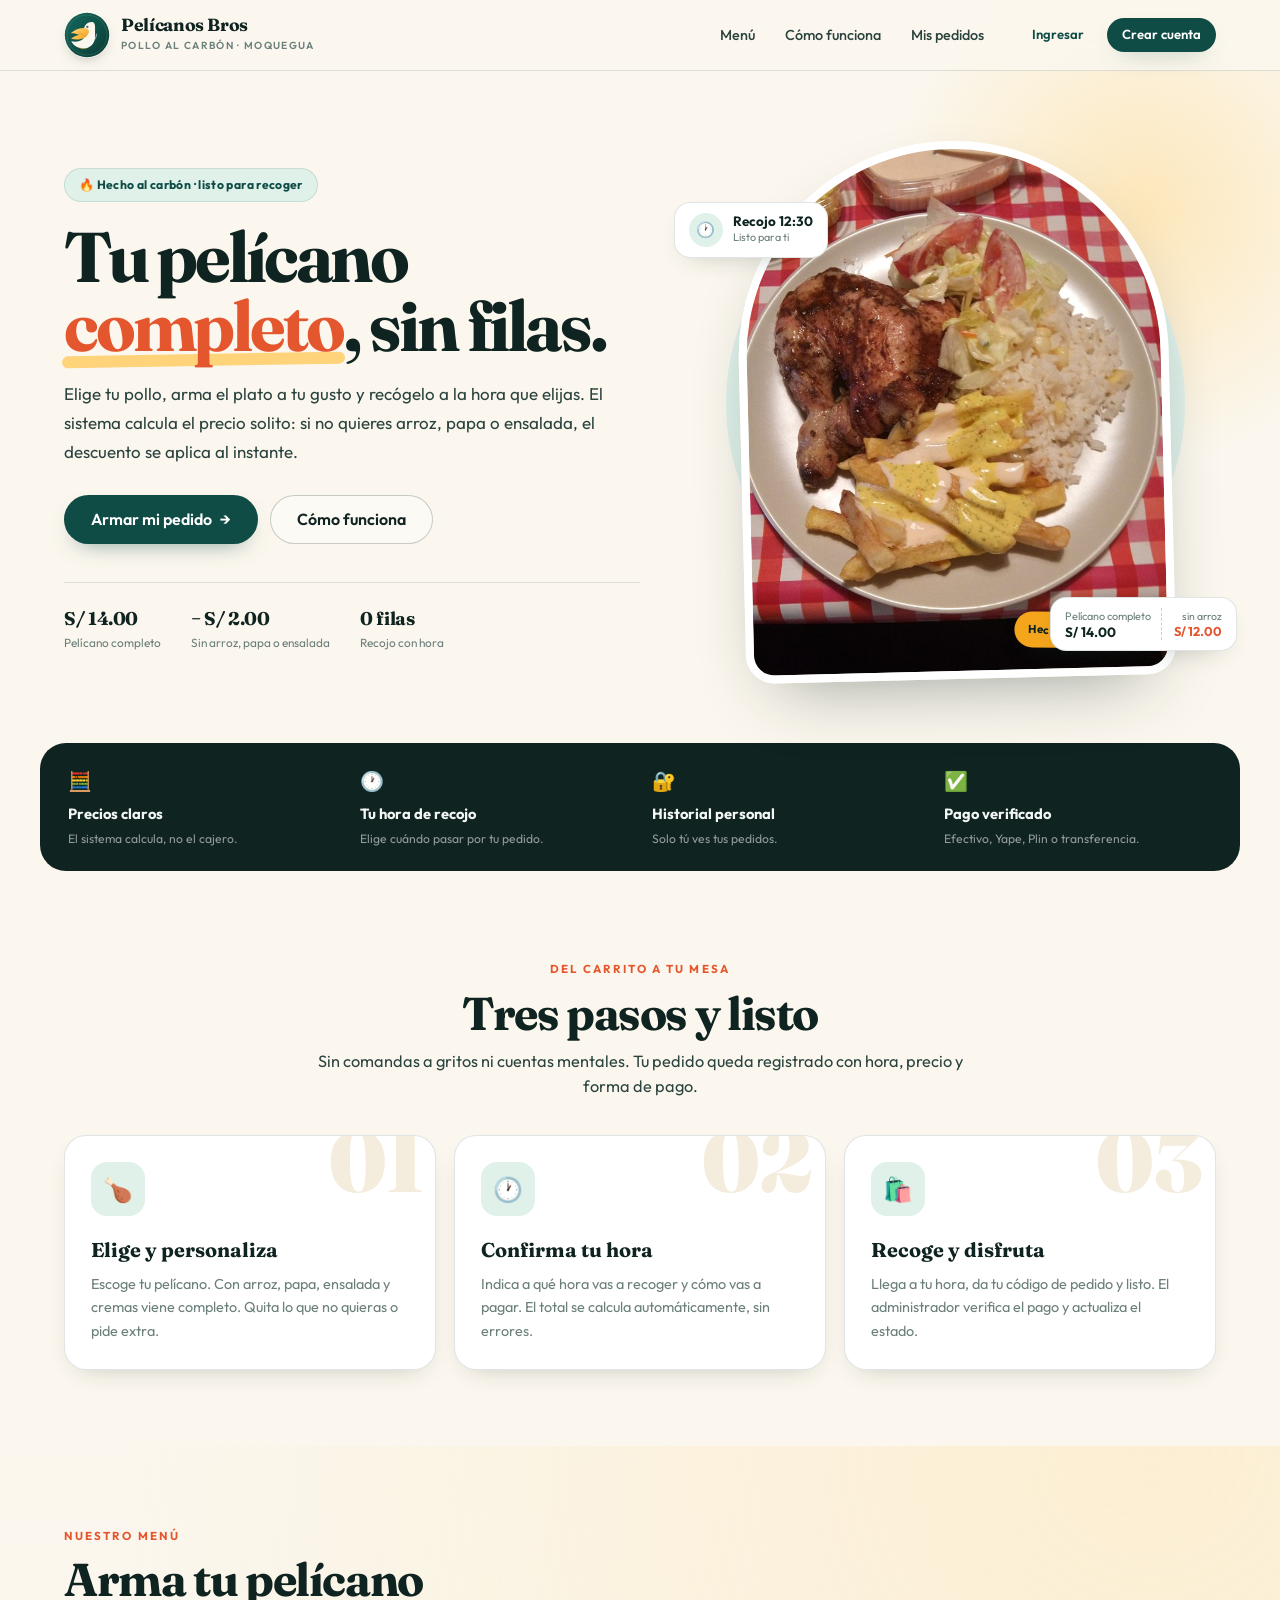
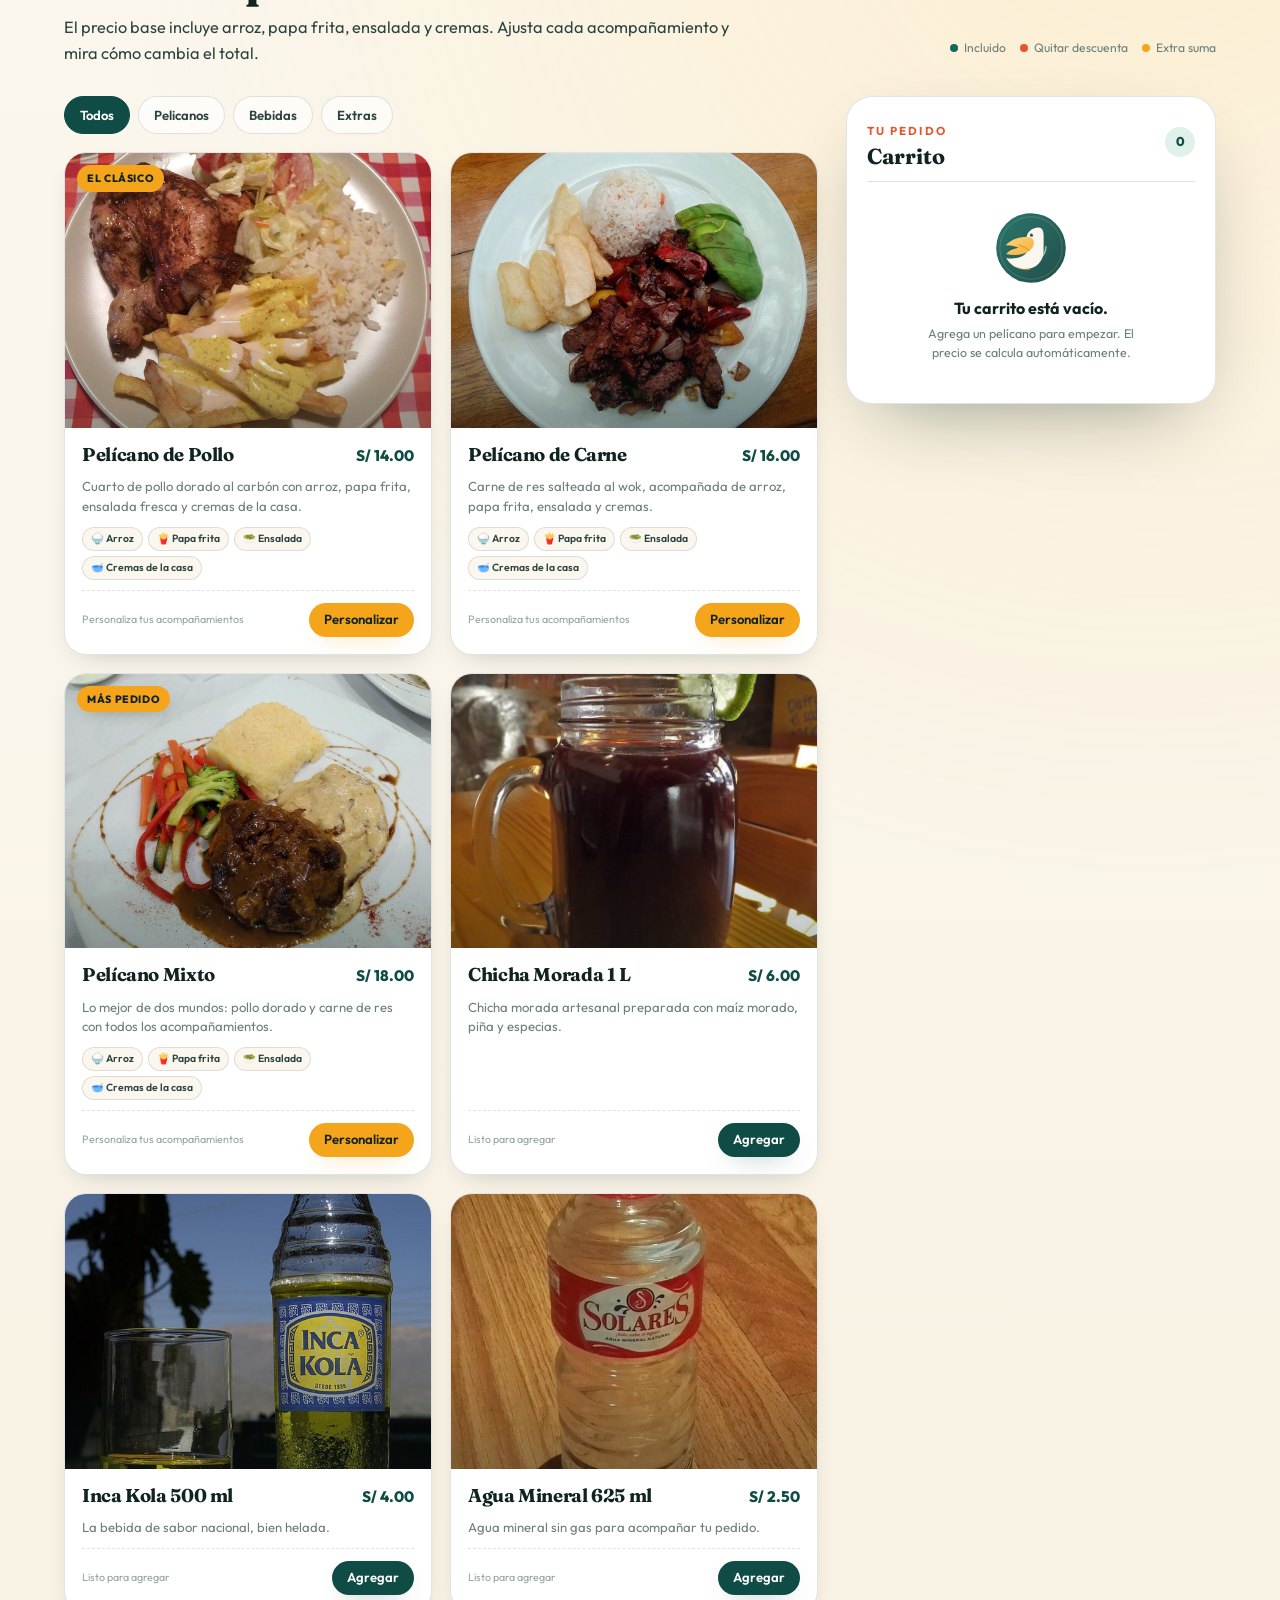
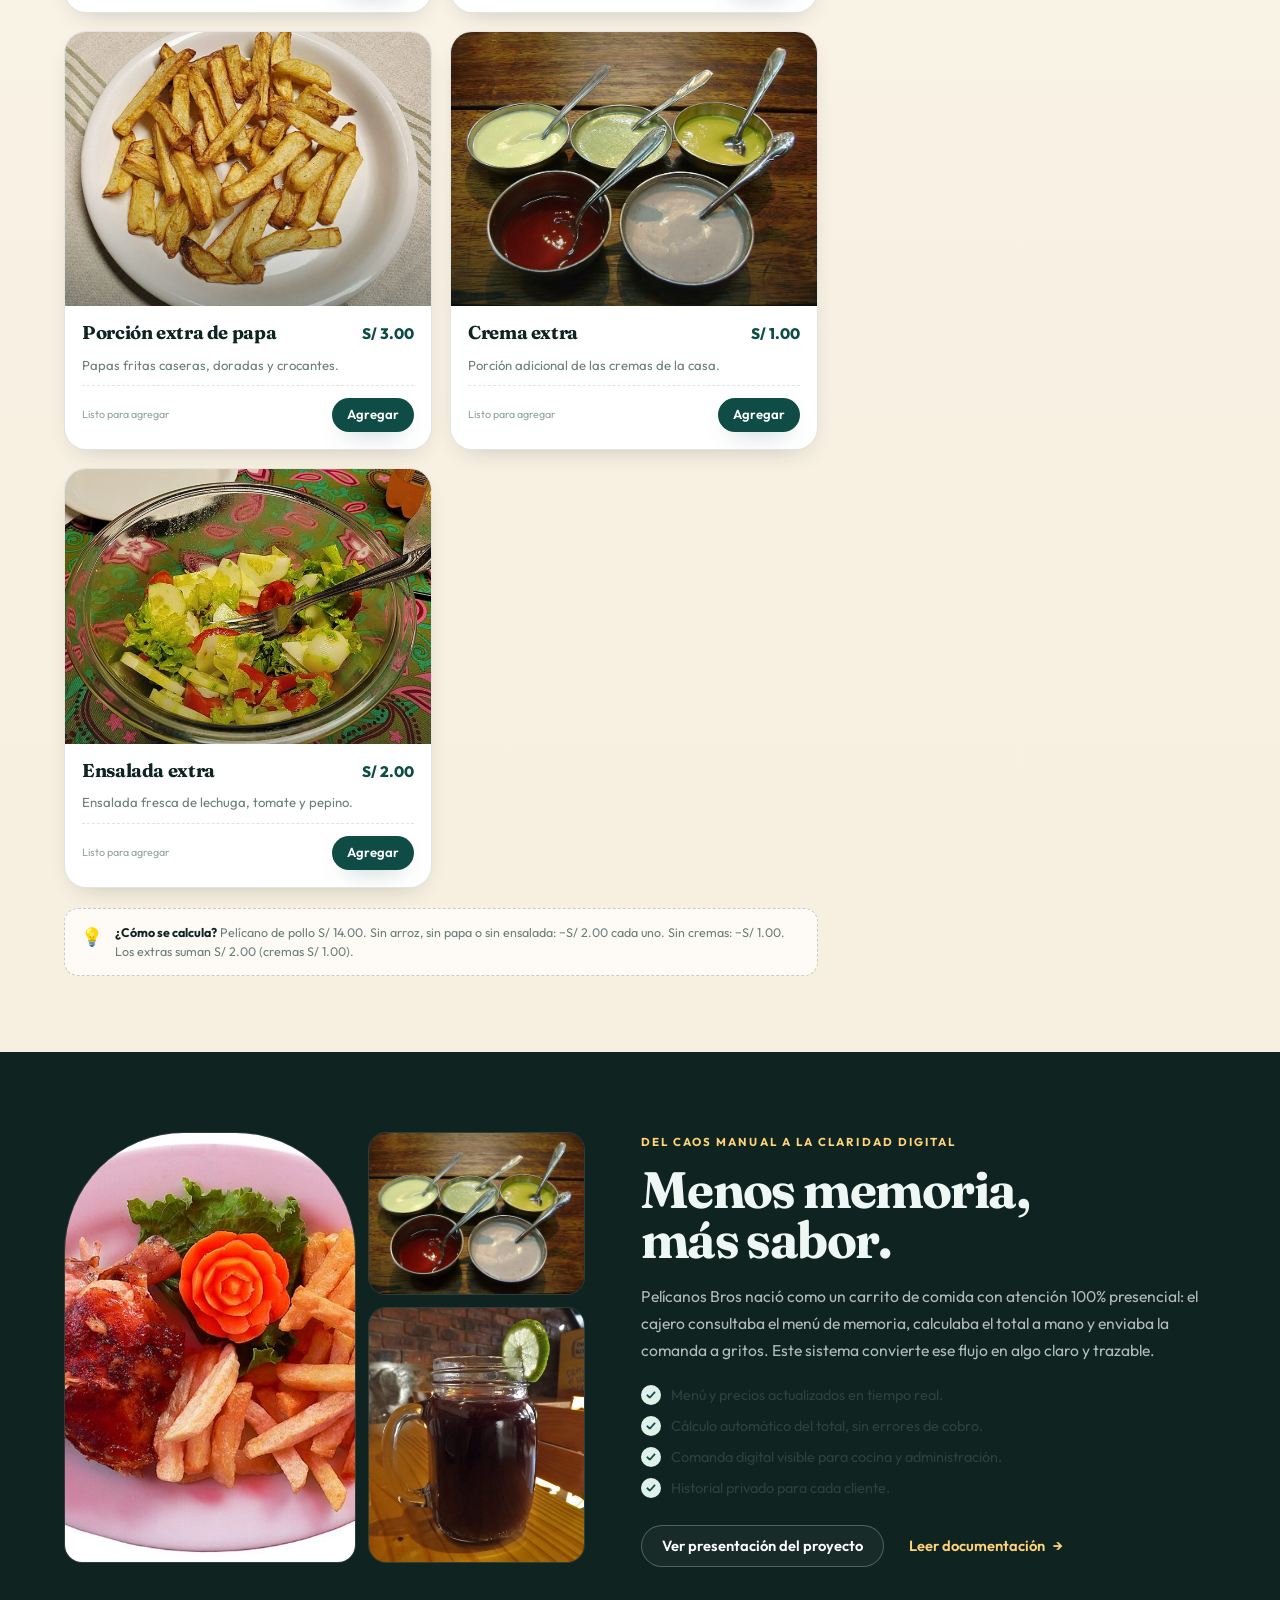
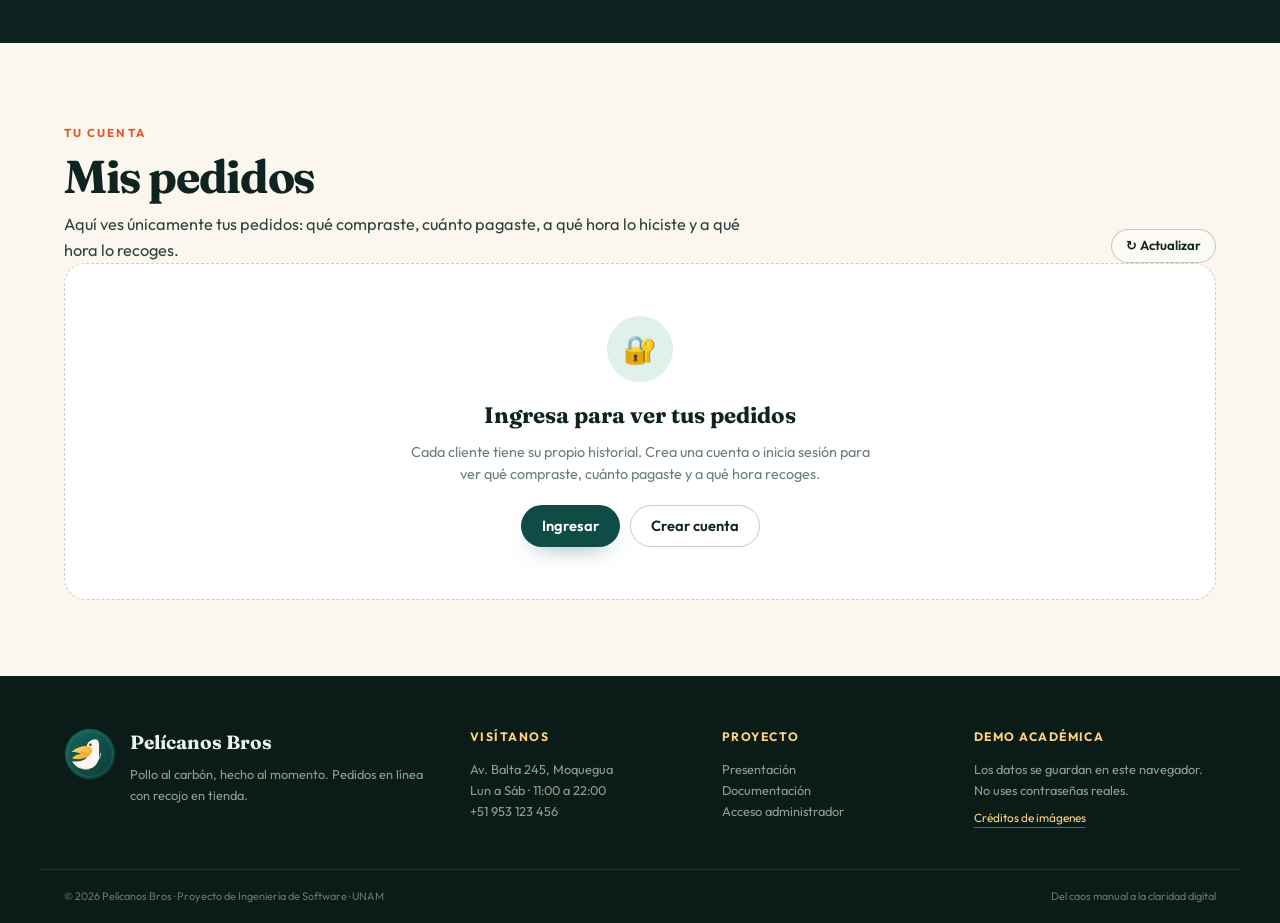
<file: index.html>
<!DOCTYPE html>
<html lang="es">
<head>
  <meta charset="UTF-8">
  <meta name="viewport" content="width=device-width, initial-scale=1.0">
  <meta name="theme-color" content="#0f4c45">
  <title>Pelícanos Bros · Pide tu pelícano y recógelo sin filas</title>
  <meta name="description" content="Sistema web de pedidos de Pelícanos Bros: arma tu pelícano, elige tu hora de recojo, paga con Yape, Plin o efectivo y revisa tu historial. Proyecto académico UNAM.">
  <meta property="og:title" content="Pelícanos Bros · Pedidos en línea">
  <meta property="og:description" content="Del caos manual a la claridad digital: pide tu pelícano, personalízalo y recógelo a tu hora.">
  <meta property="og:image" content="img/platos/pollo.jpg">
  <meta property="og:type" content="website">
  <link rel="icon" href="img/logo.svg" type="image/svg+xml">
  <link rel="preconnect" href="https://fonts.googleapis.com">
  <link rel="preconnect" href="https://fonts.gstatic.com" crossorigin>
  <link href="https://fonts.googleapis.com/css2?family=Fraunces:opsz,wght@9..144,600;9..144,700;9..144,900&family=Outfit:wght@300;400;500;600;700&display=swap" rel="stylesheet">
  <link rel="stylesheet" href="css/estilos.css">
</head>
<body>
  <a class="saltar" href="#menu">Saltar al menú</a>

  <header class="barra">
    <div class="barra-inner">
      <a class="marca" href="index.html" aria-label="Pelícanos Bros, inicio">
        <img src="img/logo.svg" alt="" width="46" height="46">
        <span class="marca-texto">
          <strong>Pelícanos Bros</strong>
          <span>Pollo al carbón · Moquegua</span>
        </span>
      </a>

      <nav class="nav" aria-label="Navegación principal">
        <a href="#menu">Menú</a>
        <a href="#como-funciona">Cómo funciona</a>
        <a href="#historial">Mis pedidos</a>
      </nav>

      <div class="zona-sesion" id="zonaSesion"></div>
    </div>
  </header>

  <main>
    <!-- HERO -->
    <section class="hero">
      <div class="hero-texto">
        <span class="etiqueta">🔥 Hecho al carbón · listo para recoger</span>
        <h1>Tu pelícano<br><em>completo</em>, sin filas.</h1>
        <p>Elige tu pollo, arma el plato a tu gusto y recógelo a la hora que elijas. El sistema calcula el precio solito: si no quieres arroz, papa o ensalada, el descuento se aplica al instante.</p>
        <div class="hero-acciones">
          <a class="btn btn-primario btn-grande" href="#menu">Armar mi pedido <span aria-hidden="true">→</span></a>
          <a class="btn btn-fantasma btn-grande" href="#como-funciona">Cómo funciona</a>
        </div>
        <div class="hero-datos">
          <div><strong>S/ 14.00</strong><span>Pelícano completo</span></div>
          <div><strong>− S/ 2.00</strong><span>Sin arroz, papa o ensalada</span></div>
          <div><strong>0 filas</strong><span>Recojo con hora</span></div>
        </div>
      </div>

      <div class="hero-visual">
        <div class="hero-foto-marco">
          <img src="img/platos/pollo.jpg" alt="Pelícano de pollo con arroz, papas fritas, ensalada y cremas de la casa">
          <span class="sticker">Hecho al momento</span>
        </div>
        <div class="tarjeta-flotante tarjeta-arriba">
          <span class="tarjeta-icono">🕐</span>
          <div><strong>Recojo 12:30</strong><small>Listo para ti</small></div>
        </div>
        <div class="tarjeta-flotante tarjeta-abajo">
          <div><small>Pelícano completo</small><strong>S/ 14.00</strong></div>
          <span class="mini-precio">sin arroz<br><strong>S/ 12.00</strong></span>
        </div>
      </div>
    </section>

    <!-- BENEFICIOS -->
    <section class="tira" aria-label="Beneficios del sistema">
      <div><span aria-hidden="true">🧮</span><strong>Precios claros</strong><small>El sistema calcula, no el cajero.</small></div>
      <div><span aria-hidden="true">🕐</span><strong>Tu hora de recojo</strong><small>Elige cuándo pasar por tu pedido.</small></div>
      <div><span aria-hidden="true">🔐</span><strong>Historial personal</strong><small>Solo tú ves tus pedidos.</small></div>
      <div><span aria-hidden="true">✅</span><strong>Pago verificado</strong><small>Efectivo, Yape, Plin o transferencia.</small></div>
    </section>

    <!-- CÓMO FUNCIONA -->
    <section class="seccion seccion-como" id="como-funciona">
      <div class="contenedor">
        <div class="cabecera-seccion cabecera-centrada">
          <span class="sobre">Del carrito a tu mesa</span>
          <h2>Tres pasos y listo</h2>
          <p>Sin comandas a gritos ni cuentas mentales. Tu pedido queda registrado con hora, precio y forma de pago.</p>
        </div>
        <div class="pasos">
          <article class="paso">
            <span class="paso-numero">01</span>
            <span class="paso-icono" aria-hidden="true">🍗</span>
            <h3>Elige y personaliza</h3>
            <p>Escoge tu pelícano. Con arroz, papa, ensalada y cremas viene completo. Quita lo que no quieras o pide extra.</p>
          </article>
          <article class="paso">
            <span class="paso-numero">02</span>
            <span class="paso-icono" aria-hidden="true">🕐</span>
            <h3>Confirma tu hora</h3>
            <p>Indica a qué hora vas a recoger y cómo vas a pagar. El total se calcula automáticamente, sin errores.</p>
          </article>
          <article class="paso">
            <span class="paso-numero">03</span>
            <span class="paso-icono" aria-hidden="true">🛍️</span>
            <h3>Recoge y disfruta</h3>
            <p>Llega a tu hora, da tu código de pedido y listo. El administrador verifica el pago y actualiza el estado.</p>
          </article>
        </div>
      </div>
    </section>

    <!-- MENÚ + CARRITO -->
    <section class="seccion seccion-menu" id="menu">
      <div class="contenedor">
        <div class="cabecera-seccion">
          <div>
            <span class="sobre">Nuestro menú</span>
            <h2>Arma tu pelícano</h2>
            <p>El precio base incluye arroz, papa frita, ensalada y cremas. Ajusta cada acompañamiento y mira cómo cambia el total.</p>
          </div>
          <div class="leyenda-precios">
            <span><b class="punto punto-verde"></b> Incluido</span>
            <span><b class="punto punto-rojo"></b> Quitar descuenta</span>
            <span><b class="punto punto-mango"></b> Extra suma</span>
          </div>
        </div>

        <div class="menu-layout">
          <div class="menu-principal">
            <div class="filtros" id="filtros" role="tablist" aria-label="Filtrar productos"></div>
            <div class="productos" id="productos" aria-live="polite"></div>
            <div class="aviso-precios">
              <span aria-hidden="true">💡</span>
              <p><strong>¿Cómo se calcula?</strong> Pelícano de pollo S/ 14.00. Sin arroz, sin papa o sin ensalada: −S/ 2.00 cada uno. Sin cremas: −S/ 1.00. Los extras suman S/ 2.00 (cremas S/ 1.00).</p>
            </div>
          </div>

          <aside class="carrito" id="carrito" aria-label="Tu pedido"></aside>
        </div>
      </div>
    </section>

    <!-- HISTORIA / CONTEXTO -->
    <section class="seccion seccion-historia">
      <div class="contenedor historia-grid">
        <div class="historia-fotos" aria-hidden="true">
          <img src="img/platos/pollo2.jpg" alt="">
          <img src="img/platos/cremas.jpg" alt="">
          <img src="img/platos/chicha.jpg" alt="">
        </div>
        <div class="historia-texto">
          <span class="sobre">Del caos manual a la claridad digital</span>
          <h2>Menos memoria,<br>más sabor.</h2>
          <p>Pelícanos Bros nació como un carrito de comida con atención 100% presencial: el cajero consultaba el menú de memoria, calculaba el total a mano y enviaba la comanda a gritos. Este sistema convierte ese flujo en algo claro y trazable.</p>
          <ul class="lista-check">
            <li>Menú y precios actualizados en tiempo real.</li>
            <li>Cálculo automático del total, sin errores de cobro.</li>
            <li>Comanda digital visible para cocina y administración.</li>
            <li>Historial privado para cada cliente.</li>
          </ul>
          <div class="historia-acciones">
            <a href="presentacion.html" class="btn btn-fantasma">Ver presentación del proyecto</a>
            <a href="documentacion.html" class="btn btn-texto">Leer documentación <span aria-hidden="true">→</span></a>
          </div>
        </div>
      </div>
    </section>

    <!-- HISTORIAL DEL CLIENTE -->
    <section class="seccion seccion-historial" id="historial">
      <div class="contenedor">
        <div class="cabecera-seccion">
          <div>
            <span class="sobre">Tu cuenta</span>
            <h2>Mis pedidos</h2>
            <p>Aquí ves únicamente tus pedidos: qué compraste, cuánto pagaste, a qué hora lo hiciste y a qué hora lo recoges.</p>
          </div>
          <button type="button" class="btn btn-fantasma btn-chico" id="btnActualizarHistorial">↻ Actualizar</button>
        </div>
        <div id="historialContenido"></div>
      </div>
    </section>
  </main>

  <footer class="pie">
    <div class="contenedor pie-grid">
      <div class="pie-marca">
        <img src="img/logo.svg" alt="" width="52" height="52">
        <div>
          <strong>Pelícanos Bros</strong>
          <p>Pollo al carbón, hecho al momento. Pedidos en línea con recojo en tienda.</p>
        </div>
      </div>
      <div>
        <h4>Visítanos</h4>
        <p>Av. Balta 245, Moquegua<br>Lun a Sáb · 11:00 a 22:00<br><a href="tel:+51953123456">+51 953 123 456</a></p>
      </div>
      <div>
        <h4>Proyecto</h4>
        <p>
          <a href="presentacion.html">Presentación</a><br>
          <a href="documentacion.html">Documentación</a><br>
          <a href="admin.html">Acceso administrador</a>
        </p>
      </div>
      <div>
        <h4>Demo académica</h4>
        <p>Los datos se guardan en este navegador. No uses contraseñas reales.</p>
        <a class="pie-credito" href="documentacion.html#creditos">Créditos de imágenes</a>
      </div>
    </div>
    <div class="contenedor pie-base">
      <span>© <span id="anioActual"></span> Pelícanos Bros · Proyecto de Ingeniería de Software · UNAM</span>
      <span>Del caos manual a la claridad digital</span>
    </div>
  </footer>

  <!-- MODAL PRODUCTO -->
  <div class="modal" id="modal-producto" role="dialog" aria-modal="true" aria-labelledby="tituloProducto" aria-hidden="true">
    <div class="modal-caja modal-producto-caja">
      <button type="button" class="cerrar" data-cerrar aria-label="Cerrar">✕</button>
      <div id="contenidoProducto"></div>
    </div>
  </div>

  <!-- MODAL AUTH -->
  <div class="modal" id="modal-auth" role="dialog" aria-modal="true" aria-labelledby="tituloAuth" aria-hidden="true">
    <div class="modal-caja modal-angosta">
      <button type="button" class="cerrar" data-cerrar aria-label="Cerrar">✕</button>
      <div class="modal-cabecera">
        <span class="sobre">Tu cuenta</span>
        <h3 id="tituloAuth">Ingresa a Pelícanos Bros</h3>
        <p id="subtituloAuth">Guarda tus pedidos y revisa tu historial cuando quieras.</p>
      </div>
      <div class="modal-cuerpo">
        <div class="tabs" role="tablist" aria-label="Ingresar o crear cuenta">
          <button type="button" class="activo" data-tab-auth="login" role="tab" aria-selected="true">Ingresar</button>
          <button type="button" data-tab-auth="registro" role="tab" aria-selected="false">Crear cuenta</button>
        </div>

        <form id="formLogin" class="form-auth" novalidate>
          <div class="campo">
            <label for="loginIdentificador">Correo o usuario</label>
            <input type="text" id="loginIdentificador" name="identificador" autocomplete="username" placeholder="maria@demo.pe" required>
          </div>
          <div class="campo">
            <label for="loginPassword">Contraseña</label>
            <input type="password" id="loginPassword" name="password" autocomplete="current-password" placeholder="Tu contraseña" required>
          </div>
          <p class="mensaje-error" id="errorLogin" hidden></p>
          <button type="submit" class="btn btn-primario btn-bloque">Ingresar</button>
          <p class="nota-demo">Demo cliente: <b>maria@demo.pe</b> · <b>Cliente2026*</b></p>
        </form>

        <form id="formRegistro" class="form-auth" novalidate hidden>
          <div class="campo">
            <label for="registroNombre">Nombre completo</label>
            <input type="text" id="registroNombre" name="nombre" autocomplete="name" placeholder="Ej. Ana Torres" required>
          </div>
          <div class="campo-fila">
            <div class="campo">
              <label for="registroCorreo">Correo</label>
              <input type="email" id="registroCorreo" name="correo" autocomplete="email" placeholder="ana@correo.com" required>
            </div>
            <div class="campo">
              <label for="registroTelefono">Teléfono</label>
              <input type="tel" id="registroTelefono" name="telefono" autocomplete="tel" placeholder="987 654 321" required>
            </div>
          </div>
          <div class="campo-fila">
            <div class="campo">
              <label for="registroPassword">Contraseña</label>
              <input type="password" id="registroPassword" name="password" autocomplete="new-password" placeholder="Mínimo 6 caracteres" required>
            </div>
            <div class="campo">
              <label for="registroPassword2">Repite la contraseña</label>
              <input type="password" id="registroPassword2" name="password2" autocomplete="new-password" placeholder="Repite tu contraseña" required>
            </div>
          </div>
          <p class="mensaje-error" id="errorRegistro" hidden></p>
          <button type="submit" class="btn btn-primario btn-bloque">Crear mi cuenta</button>
          <p class="nota-demo">Tus pedidos quedarán asociados solo a tu cuenta.</p>
        </form>
      </div>
    </div>
  </div>

  <!-- MODAL CHECKOUT -->
  <div class="modal" id="modal-checkout" role="dialog" aria-modal="true" aria-labelledby="tituloCheckout" aria-hidden="true">
    <div class="modal-caja modal-ancho">
      <button type="button" class="cerrar" data-cerrar aria-label="Cerrar">✕</button>
      <div class="modal-cabecera">
        <span class="sobre">Último paso</span>
        <h3 id="tituloCheckout">Confirma tu pedido</h3>
        <p>Elige a qué hora vas a recoger y cómo vas a pagar. El administrador verá tu pedido al instante.</p>
      </div>
      <div class="modal-cuerpo">
        <form id="formCheckout" novalidate>
          <div class="checkout-grid">
            <div>
              <h4 class="subtitulo-form">Datos de recojo</h4>
              <div class="campo">
                <label for="checkoutNombre">A nombre de</label>
                <input type="text" id="checkoutNombre" readonly>
              </div>
              <div class="campo-fila">
                <div class="campo">
                  <label for="checkoutTelefono">Teléfono de contacto</label>
                  <input type="tel" id="checkoutTelefono" placeholder="987 654 321" required>
                </div>
                <div class="campo">
                  <label for="checkoutRecojo">Hora de recojo</label>
                  <input type="datetime-local" id="checkoutRecojo" required>
                </div>
              </div>
              <div class="campo">
                <span class="label-grupo">Forma de pago</span>
                <div class="pagos">
                  <label class="pago-opcion">
                    <input type="radio" name="metodoPago" value="efectivo" checked>
                    <span class="pago-icono" aria-hidden="true">💵</span>
                    <span><strong>Efectivo</strong><small>Pagas al recoger</small></span>
                  </label>
                  <label class="pago-opcion">
                    <input type="radio" name="metodoPago" value="yape">
                    <span class="pago-icono" aria-hidden="true">📱</span>
                    <span><strong>Yape</strong><small>El admin verifica</small></span>
                  </label>
                  <label class="pago-opcion">
                    <input type="radio" name="metodoPago" value="plin">
                    <span class="pago-icono" aria-hidden="true">📲</span>
                    <span><strong>Plin</strong><small>El admin verifica</small></span>
                  </label>
                  <label class="pago-opcion">
                    <input type="radio" name="metodoPago" value="transferencia">
                    <span class="pago-icono" aria-hidden="true">🏦</span>
                    <span><strong>Transferencia</strong><small>El admin verifica</small></span>
                  </label>
                </div>
              </div>
              <div class="campo">
                <label for="checkoutNota">Nota para la cocina (opcional)</label>
                <textarea id="checkoutNota" rows="2" placeholder="Ej. llegaré a las 12:30, sin ají, etc."></textarea>
              </div>
            </div>
            <aside class="resumen-checkout" id="resumenCheckout" aria-label="Resumen del pedido"></aside>
          </div>
          <p class="mensaje-error" id="errorCheckout" hidden></p>
          <button type="submit" class="btn btn-primario btn-bloque btn-grande" id="btnConfirmarPedido">Confirmar pedido</button>
          <p class="nota-demo">Al confirmar, tu pedido queda registrado con la hora exacta. Solo se recoge en tienda.</p>
        </form>
      </div>
    </div>
  </div>

  <!-- MODAL ÉXITO -->
  <div class="modal" id="modal-exito" role="dialog" aria-modal="true" aria-labelledby="tituloExito" aria-hidden="true">
    <div class="modal-caja modal-angosta">
      <button type="button" class="cerrar" data-cerrar aria-label="Cerrar">✕</button>
      <div id="contenidoExito"></div>
    </div>
  </div>

  <div class="toasts" id="toasts" aria-live="polite" aria-atomic="false"></div>

  <script src="js/datos.js"></script>
  <script src="js/ui.js"></script>
  <script src="js/cliente.js"></script>
</body>
</html>
</file>
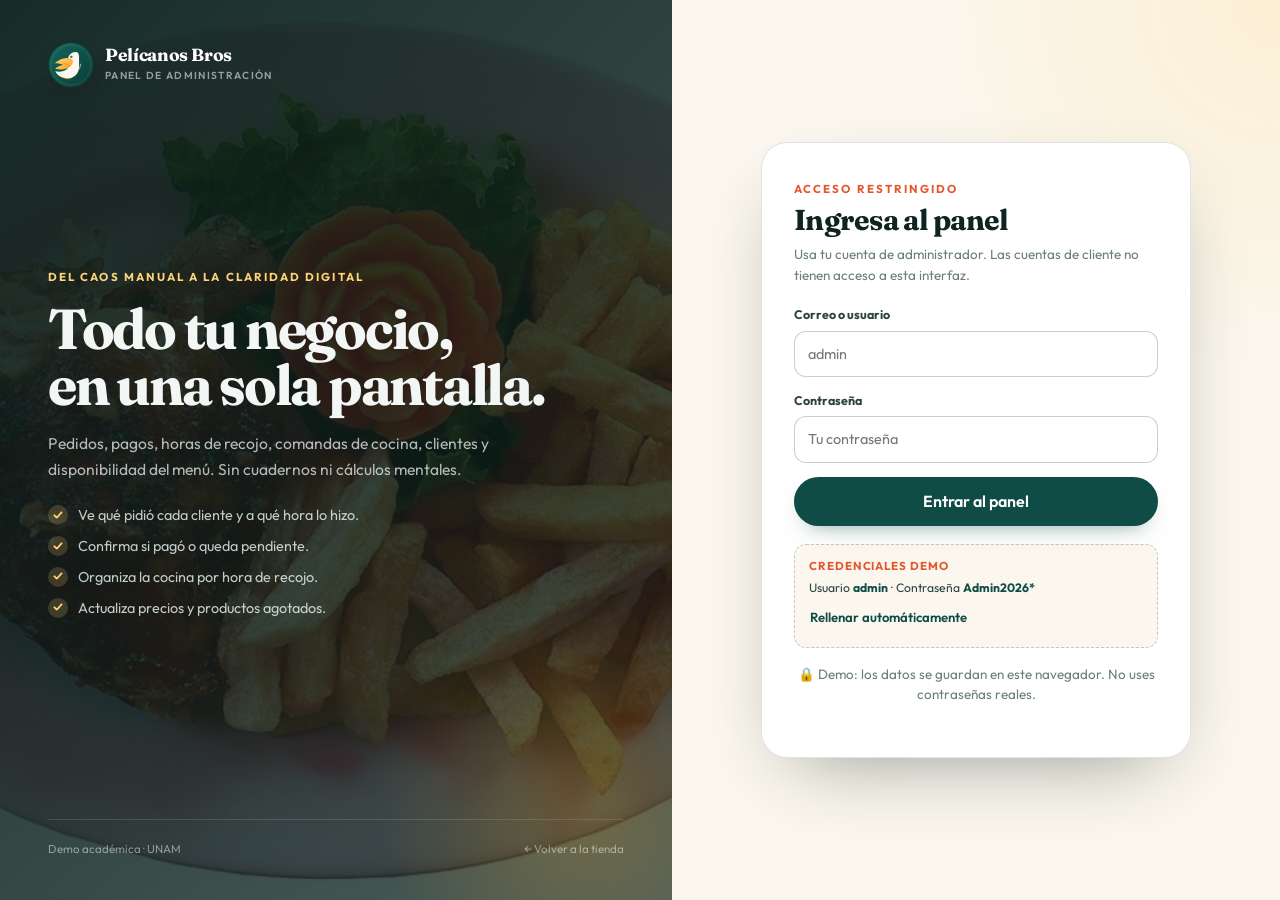
<file: admin.html>
<!DOCTYPE html>
<html lang="es">
<head>
  <meta charset="UTF-8">
  <meta name="viewport" content="width=device-width, initial-scale=1.0">
  <meta name="theme-color" content="#0f2320">
  <meta name="robots" content="noindex, nofollow">
  <title>Panel de administración · Pelícanos Bros</title>
  <meta name="description" content="Panel de administración de Pelícanos Bros: pedidos, pagos, horas de recojo, cocina, clientes y menú.">
  <link rel="icon" href="img/logo.svg" type="image/svg+xml">
  <link rel="preconnect" href="https://fonts.googleapis.com">
  <link rel="preconnect" href="https://fonts.gstatic.com" crossorigin>
  <link href="https://fonts.googleapis.com/css2?family=Fraunces:opsz,wght@9..144,600;9..144,700;9..144,900&family=Outfit:wght@300;400;500;600;700&display=swap" rel="stylesheet">
  <link rel="stylesheet" href="css/estilos.css">
</head>
<body class="admin-cuerpo">

  <!-- LOGIN ADMIN -->
  <div class="admin-login" id="vistaLogin">
    <section class="admin-login-marca">
      <a class="marca marca-clara" href="index.html">
        <img src="img/logo.svg" alt="" width="50" height="50">
        <span class="marca-texto">
          <strong>Pelícanos Bros</strong>
          <span>Panel de administración</span>
        </span>
      </a>
      <div class="login-marca-texto">
        <span class="sobre sobre-claro">Del caos manual a la claridad digital</span>
        <h1>Todo tu negocio,<br>en una sola pantalla.</h1>
        <p>Pedidos, pagos, horas de recojo, comandas de cocina, clientes y disponibilidad del menú. Sin cuadernos ni cálculos mentales.</p>
        <ul class="lista-check lista-clara">
          <li>Ve qué pidió cada cliente y a qué hora lo hizo.</li>
          <li>Confirma si pagó o queda pendiente.</li>
          <li>Organiza la cocina por hora de recojo.</li>
          <li>Actualiza precios y productos agotados.</li>
        </ul>
      </div>
      <div class="login-marca-pie">
        <span>Demo académica · UNAM</span>
        <a href="index.html">← Volver a la tienda</a>
      </div>
    </section>

    <section class="admin-login-form">
      <div class="login-caja">
        <span class="sobre">Acceso restringido</span>
        <h2>Ingresa al panel</h2>
        <p>Usa tu cuenta de administrador. Las cuentas de cliente no tienen acceso a esta interfaz.</p>

        <form id="formAdminLogin" novalidate>
          <div class="campo">
            <label for="adminUsuario">Correo o usuario</label>
            <input type="text" id="adminUsuario" autocomplete="username" placeholder="admin" required>
          </div>
          <div class="campo">
            <label for="adminPassword">Contraseña</label>
            <input type="password" id="adminPassword" autocomplete="current-password" placeholder="Tu contraseña" required>
          </div>
          <p class="mensaje-error" id="errorAdminLogin" hidden></p>
          <button type="submit" class="btn btn-primario btn-bloque btn-grande">Entrar al panel</button>
        </form>

        <div class="demo-credenciales">
          <strong>Credenciales demo</strong>
          <p>Usuario <b>admin</b> · Contraseña <b>Admin2026*</b></p>
          <button type="button" class="btn btn-texto btn-chico" id="btnRellenarDemo">Rellenar automáticamente</button>
        </div>

        <p class="login-nota">🔒 Demo: los datos se guardan en este navegador. No uses contraseñas reales.</p>
      </div>
    </section>
  </div>

  <!-- PANEL -->
  <div class="admin-panel" id="vistaPanel" hidden>
    <aside class="admin-lateral">
      <a class="marca marca-clara" href="index.html">
        <img src="img/logo.svg" alt="" width="46" height="46">
        <span class="marca-texto">
          <strong>Pelícanos Bros</strong>
          <span>Administración</span>
        </span>
      </a>

      <nav class="admin-nav" aria-label="Secciones del panel">
        <button type="button" data-panel="resumen" class="activo"><span aria-hidden="true">📊</span> Resumen</button>
        <button type="button" data-panel="pedidos"><span aria-hidden="true">🧾</span> Pedidos <span class="nav-badge" id="badgePedidos">0</span></button>
        <button type="button" data-panel="cocina"><span aria-hidden="true">🔥</span> Cocina</button>
        <button type="button" data-panel="clientes"><span aria-hidden="true">👥</span> Clientes</button>
        <button type="button" data-panel="menu"><span aria-hidden="true">🍗</span> Menú</button>
      </nav>

      <div class="admin-lateral-pie">
        <div class="admin-usuario">
          <span class="avatar" id="adminAvatar">A</span>
          <div><strong id="adminNombre">Administrador</strong><small>Administrador</small></div>
        </div>
        <button type="button" class="btn btn-fantasma btn-chico" data-admin-logout>Salir</button>
        <a href="index.html" class="admin-volver">← Ver tienda</a>
      </div>
    </aside>

    <main class="admin-contenido">
      <header class="admin-cabecera">
        <div>
          <span class="sobre" id="adminSobre">Panel</span>
          <h1 id="adminTitulo">Resumen del día</h1>
        </div>
        <div class="admin-cabecera-acciones">
          <span class="admin-fecha" id="adminFecha"></span>
          <button type="button" class="btn btn-fantasma btn-chico" id="btnRefrescar">↻ Actualizar</button>
        </div>
      </header>

      <!-- RESUMEN -->
      <section data-panel-contenido="resumen">
        <div class="kpis" id="kpis"></div>
        <div class="admin-grid-2">
          <div class="panel-caja">
            <div class="panel-caja-cabecera">
              <h2>Próximos recojos</h2>
              <span class="pista">Ordenados por hora</span>
            </div>
            <div id="proximosRecojos" class="lista-recojos"></div>
          </div>
          <div class="panel-caja">
            <div class="panel-caja-cabecera">
              <h2>Últimos pedidos</h2>
              <button type="button" class="btn btn-texto btn-chico" data-ir-panel="pedidos">Ver todos →</button>
            </div>
            <div id="ultimosPedidos" class="lista-ultimos"></div>
          </div>
        </div>
      </section>

      <!-- PEDIDOS -->
      <section data-panel-contenido="pedidos" hidden>
        <div class="filtros-admin">
          <input type="search" id="filtroTexto" placeholder="Buscar código, cliente, correo o teléfono..." aria-label="Buscar pedidos">
          <select id="filtroEstado" aria-label="Filtrar por estado">
            <option value="">Todos los estados</option>
            <option value="pendiente">Pedido recibido</option>
            <option value="en_preparacion">En preparación</option>
            <option value="listo">Listo para recoger</option>
            <option value="entregado">Entregado</option>
            <option value="cancelado">Cancelado</option>
          </select>
          <select id="filtroPago" aria-label="Filtrar por pago">
            <option value="">Todos los pagos</option>
            <option value="pendiente">Pago pendiente</option>
            <option value="pagado">Pagado</option>
          </select>
          <input type="date" id="filtroFecha" aria-label="Filtrar por fecha de recojo">
          <button type="button" class="btn btn-fantasma btn-chico" id="btnLimpiarFiltros">Limpiar</button>
          <button type="button" class="btn btn-mango btn-chico" id="btnExportar">⬇ Exportar CSV</button>
        </div>
        <div class="tabla-envoltura">
          <table class="tabla-admin">
            <thead>
              <tr>
                <th>Código / pedido</th>
                <th>Cliente</th>
                <th>Recojo</th>
                <th>Total</th>
                <th>Pago</th>
                <th>Estado</th>
                <th><span class="sr-only">Acciones</span></th>
              </tr>
            </thead>
            <tbody id="tablaPedidos"></tbody>
          </table>
        </div>
        <p class="tabla-pie" id="contadorPedidos"></p>
      </section>

      <!-- COCINA -->
      <section data-panel-contenido="cocina" hidden>
        <div class="cocina-cabecera">
          <p>Comandas activas ordenadas por hora de recojo. Cambia el estado con un clic: la tienda y el cliente lo ven al instante.</p>
          <div class="cocina-leyenda">
            <span><b class="punto punto-mango"></b> Por preparar</span>
            <span><b class="punto punto-azul"></b> En preparación</span>
            <span><b class="punto punto-verde"></b> Listos</span>
          </div>
        </div>
        <div class="cocina-tablero" id="tableroCocina"></div>
      </section>

      <!-- CLIENTES -->
      <section data-panel-contenido="clientes" hidden>
        <div class="filtros-admin">
          <input type="search" id="filtroClientes" placeholder="Buscar cliente por nombre, correo o teléfono..." aria-label="Buscar clientes">
        </div>
        <div class="tabla-envoltura">
          <table class="tabla-admin">
            <thead>
              <tr>
                <th>Cliente</th>
                <th>Contacto</th>
                <th>Usuario</th>
                <th>Pedidos</th>
                <th>Total pagado</th>
                <th>Último pedido</th>
                <th><span class="sr-only">Acciones</span></th>
              </tr>
            </thead>
            <tbody id="tablaClientes"></tbody>
          </table>
        </div>
        <p class="tabla-pie" id="contadorClientes"></p>
      </section>

      <!-- MENÚ -->
      <section data-panel-contenido="menu" hidden>
        <div class="menu-admin-cabecera">
          <p>Edita el precio base y la disponibilidad. Los cambios se reflejan en la tienda al instante y no alteran los pedidos ya registrados.</p>
          <button type="button" class="btn btn-fantasma btn-chico" id="btnRestaurarMenu">Restaurar menú base</button>
        </div>
        <div class="menu-admin-grid" id="menuAdmin"></div>
        <p class="tabla-pie">El precio base incluye arroz, papa, ensalada y cremas. Los descuentos y extras se calculan automáticamente en la tienda.</p>
      </section>
    </main>
  </div>

  <!-- MODAL PEDIDO -->
  <div class="modal" id="modalPedido" role="dialog" aria-modal="true" aria-labelledby="tituloPedido" aria-hidden="true">
    <div class="modal-caja modal-ancho">
      <button type="button" class="cerrar" data-cerrar aria-label="Cerrar">✕</button>
      <div id="contenidoPedido"></div>
    </div>
  </div>

  <!-- MODAL CLIENTE -->
  <div class="modal" id="modalCliente" role="dialog" aria-modal="true" aria-labelledby="tituloCliente" aria-hidden="true">
    <div class="modal-caja modal-ancho">
      <button type="button" class="cerrar" data-cerrar aria-label="Cerrar">✕</button>
      <div id="contenidoCliente"></div>
    </div>
  </div>

  <div class="toasts" id="toasts" aria-live="polite" aria-atomic="false"></div>

  <script src="js/datos.js"></script>
  <script src="js/ui.js"></script>
  <script src="js/admin.js"></script>
</body>
</html>
</file>
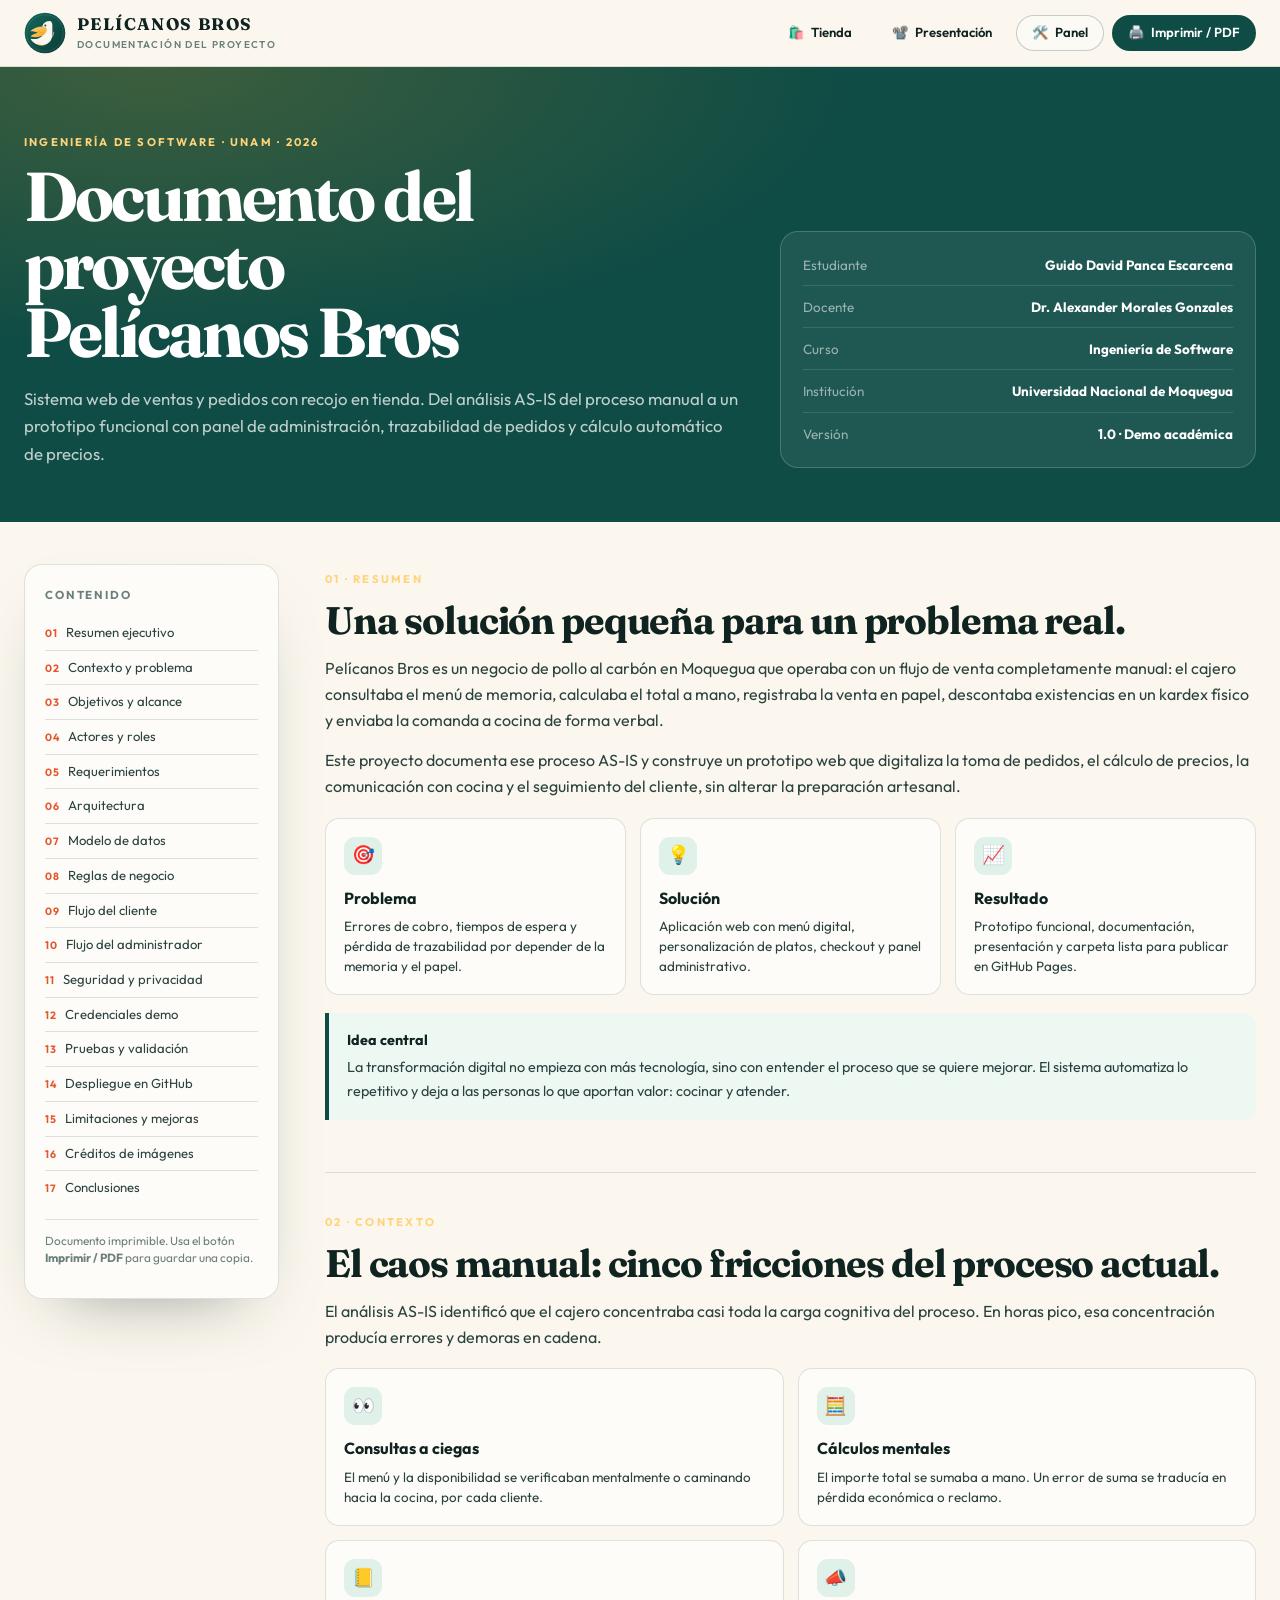
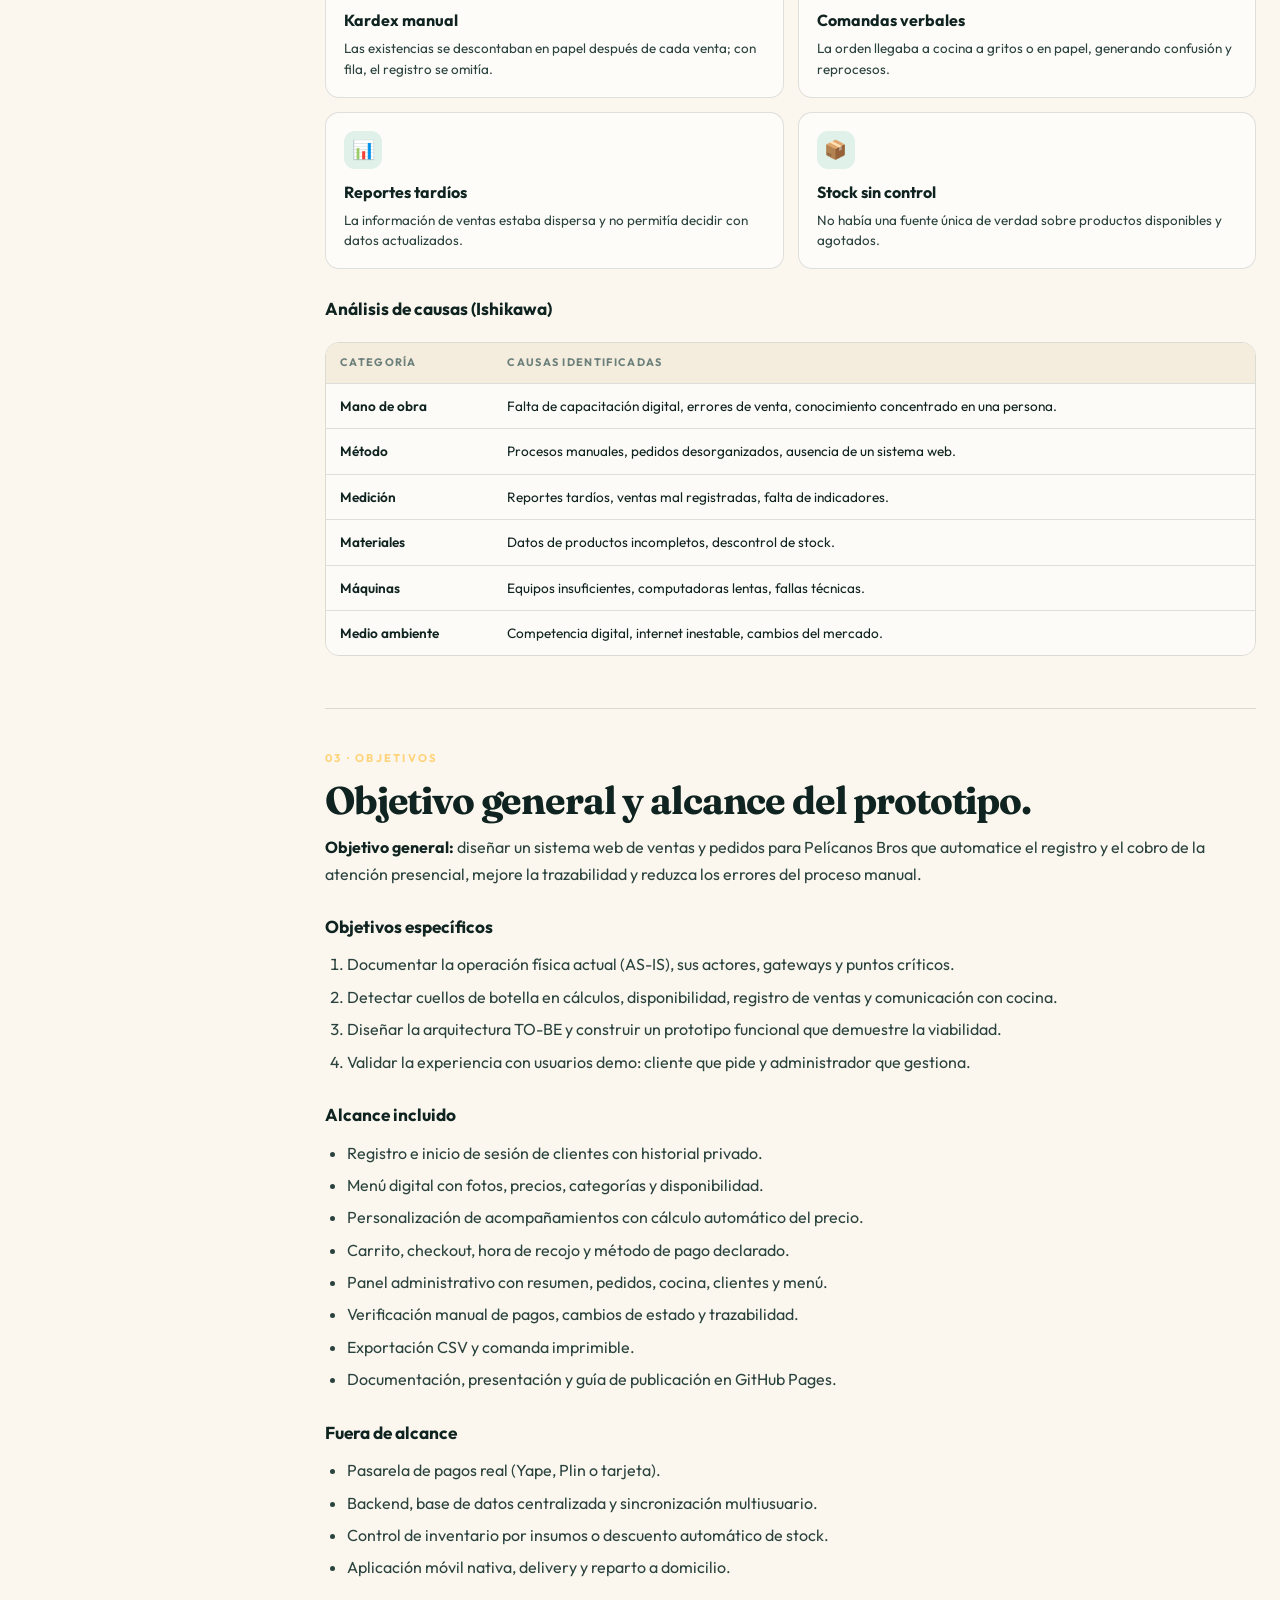
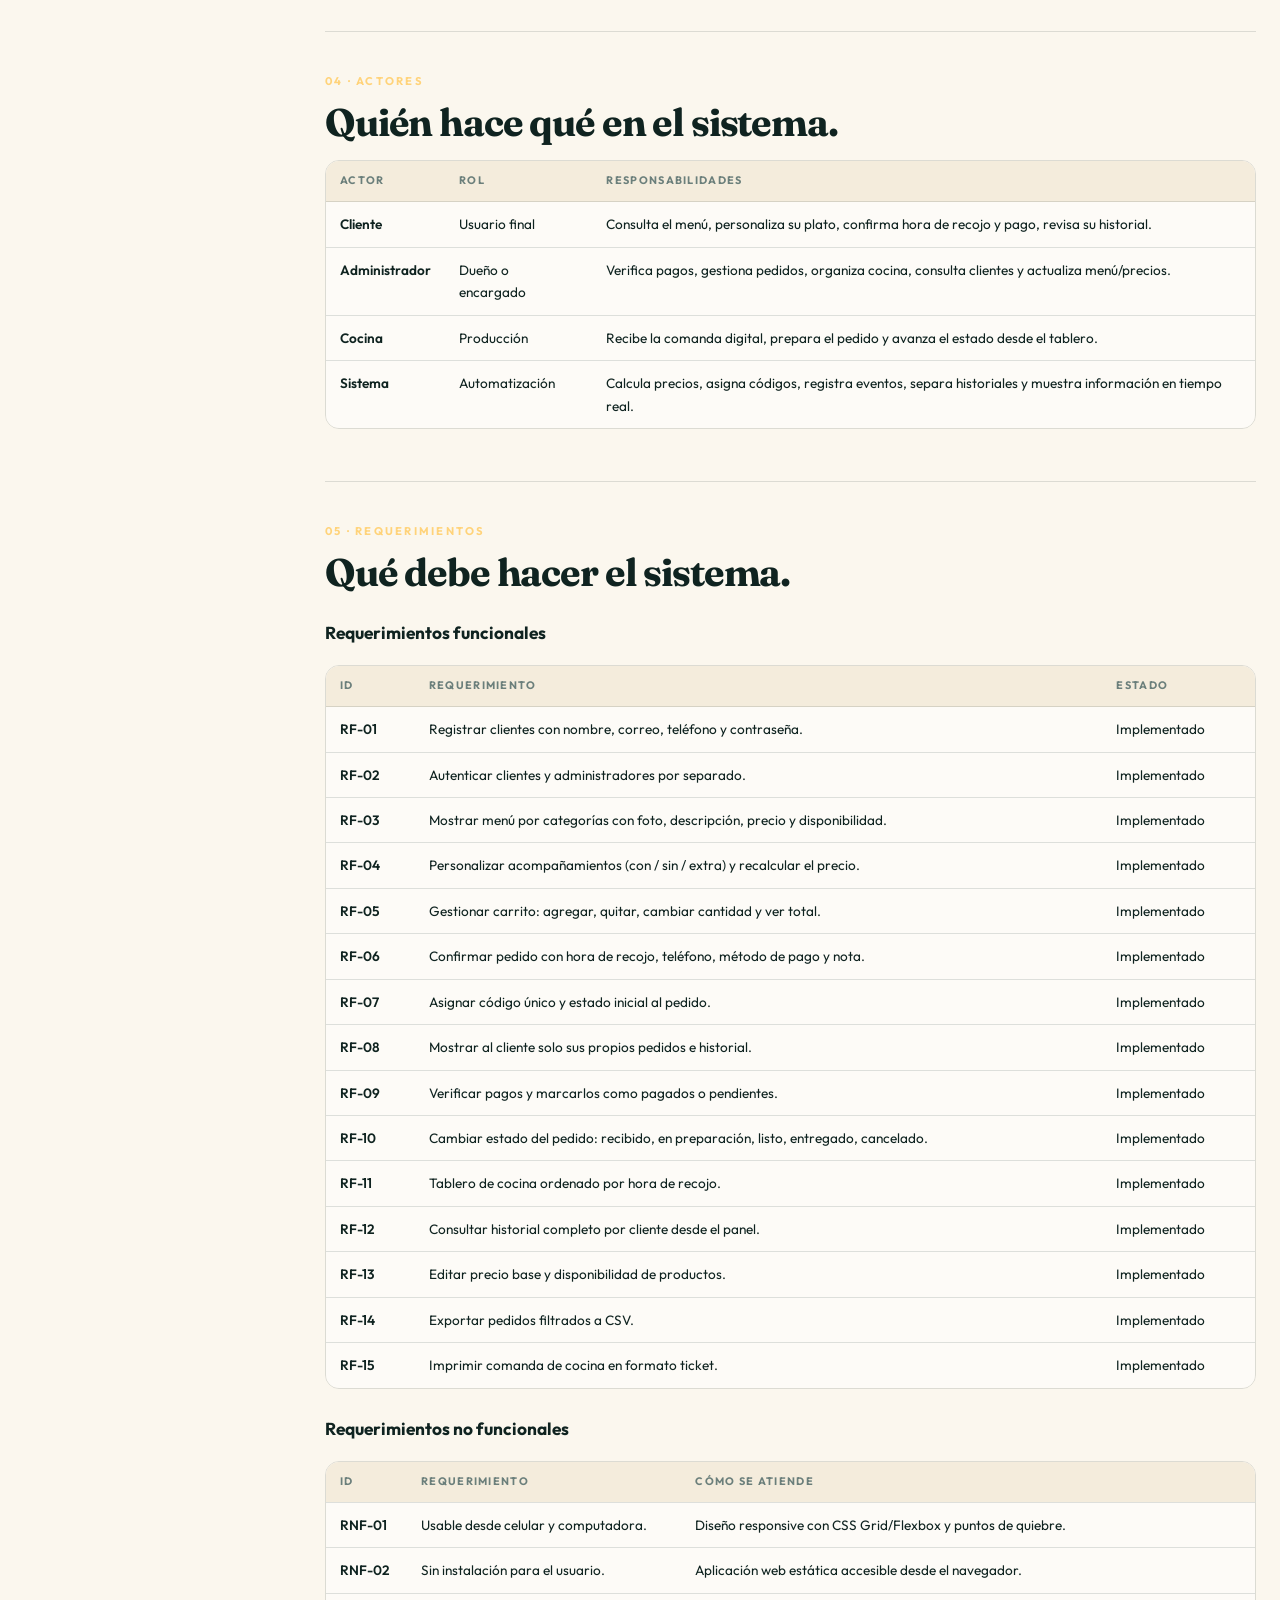
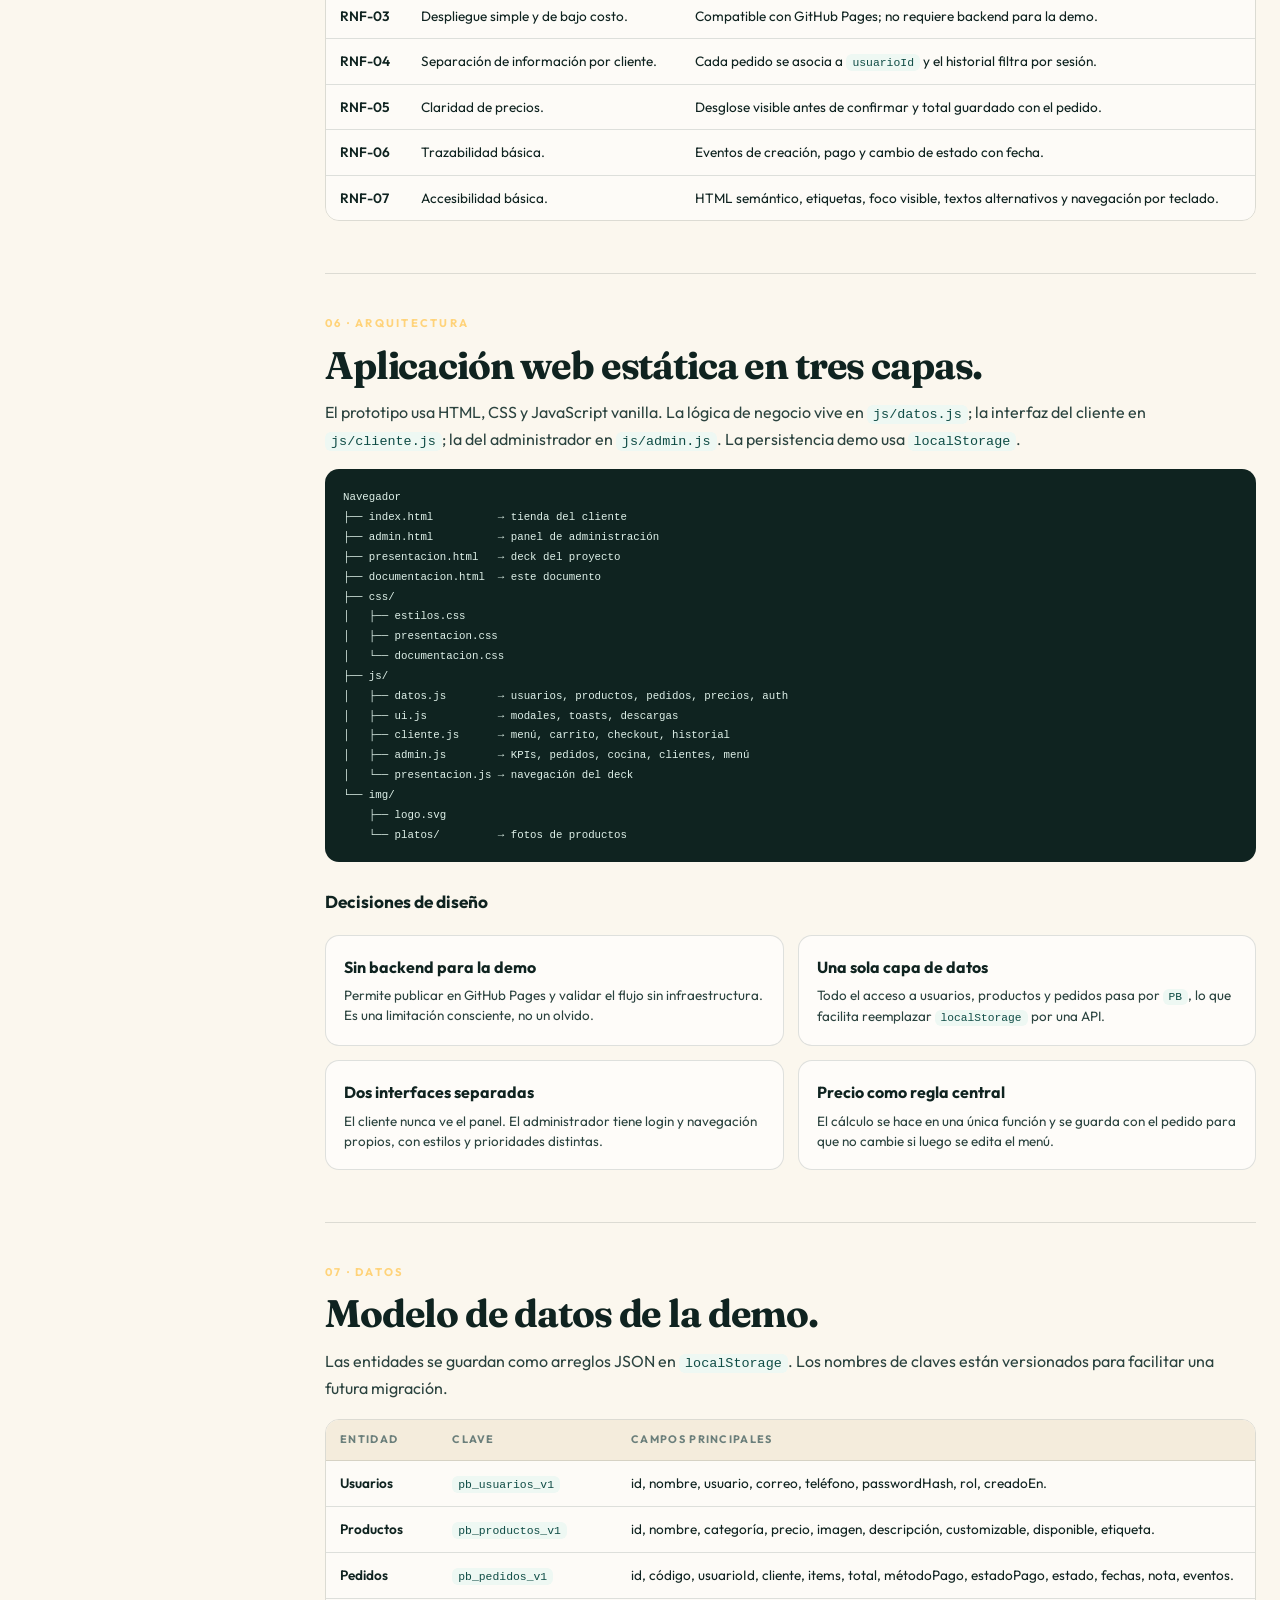
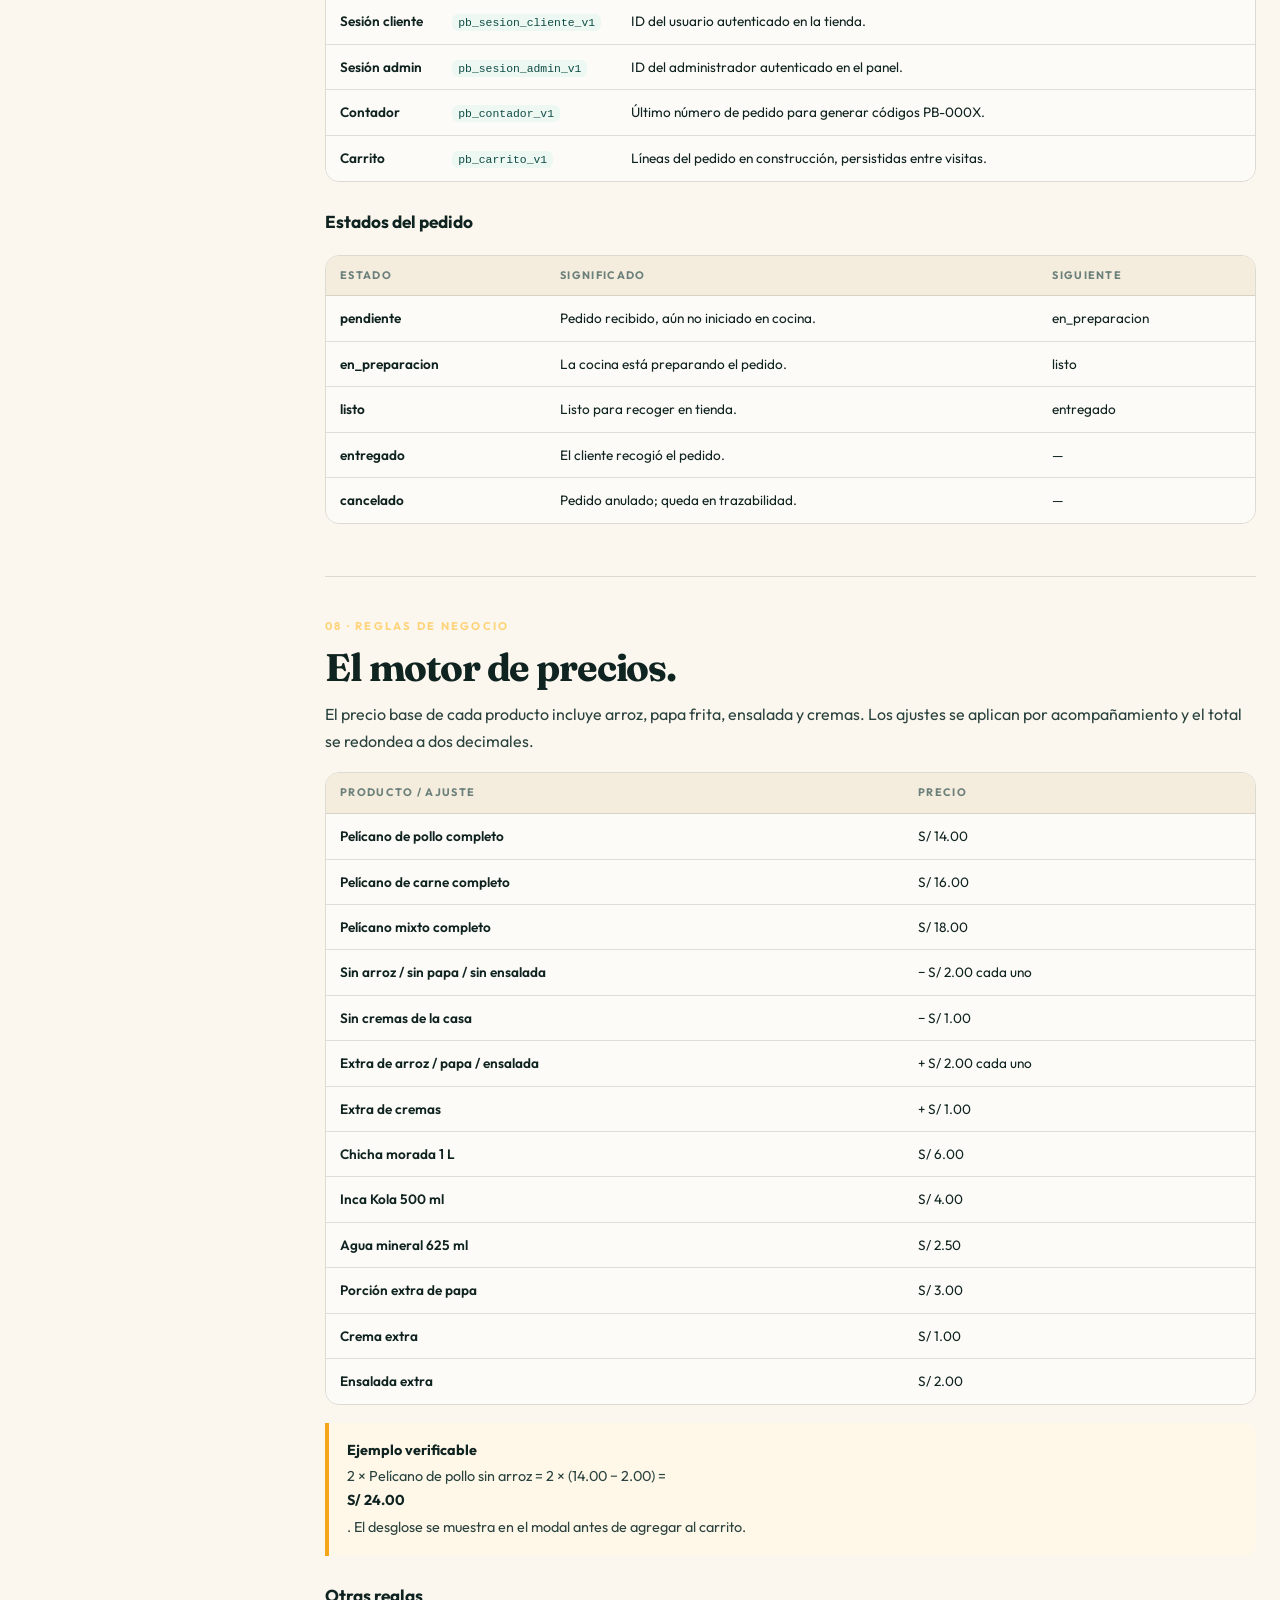
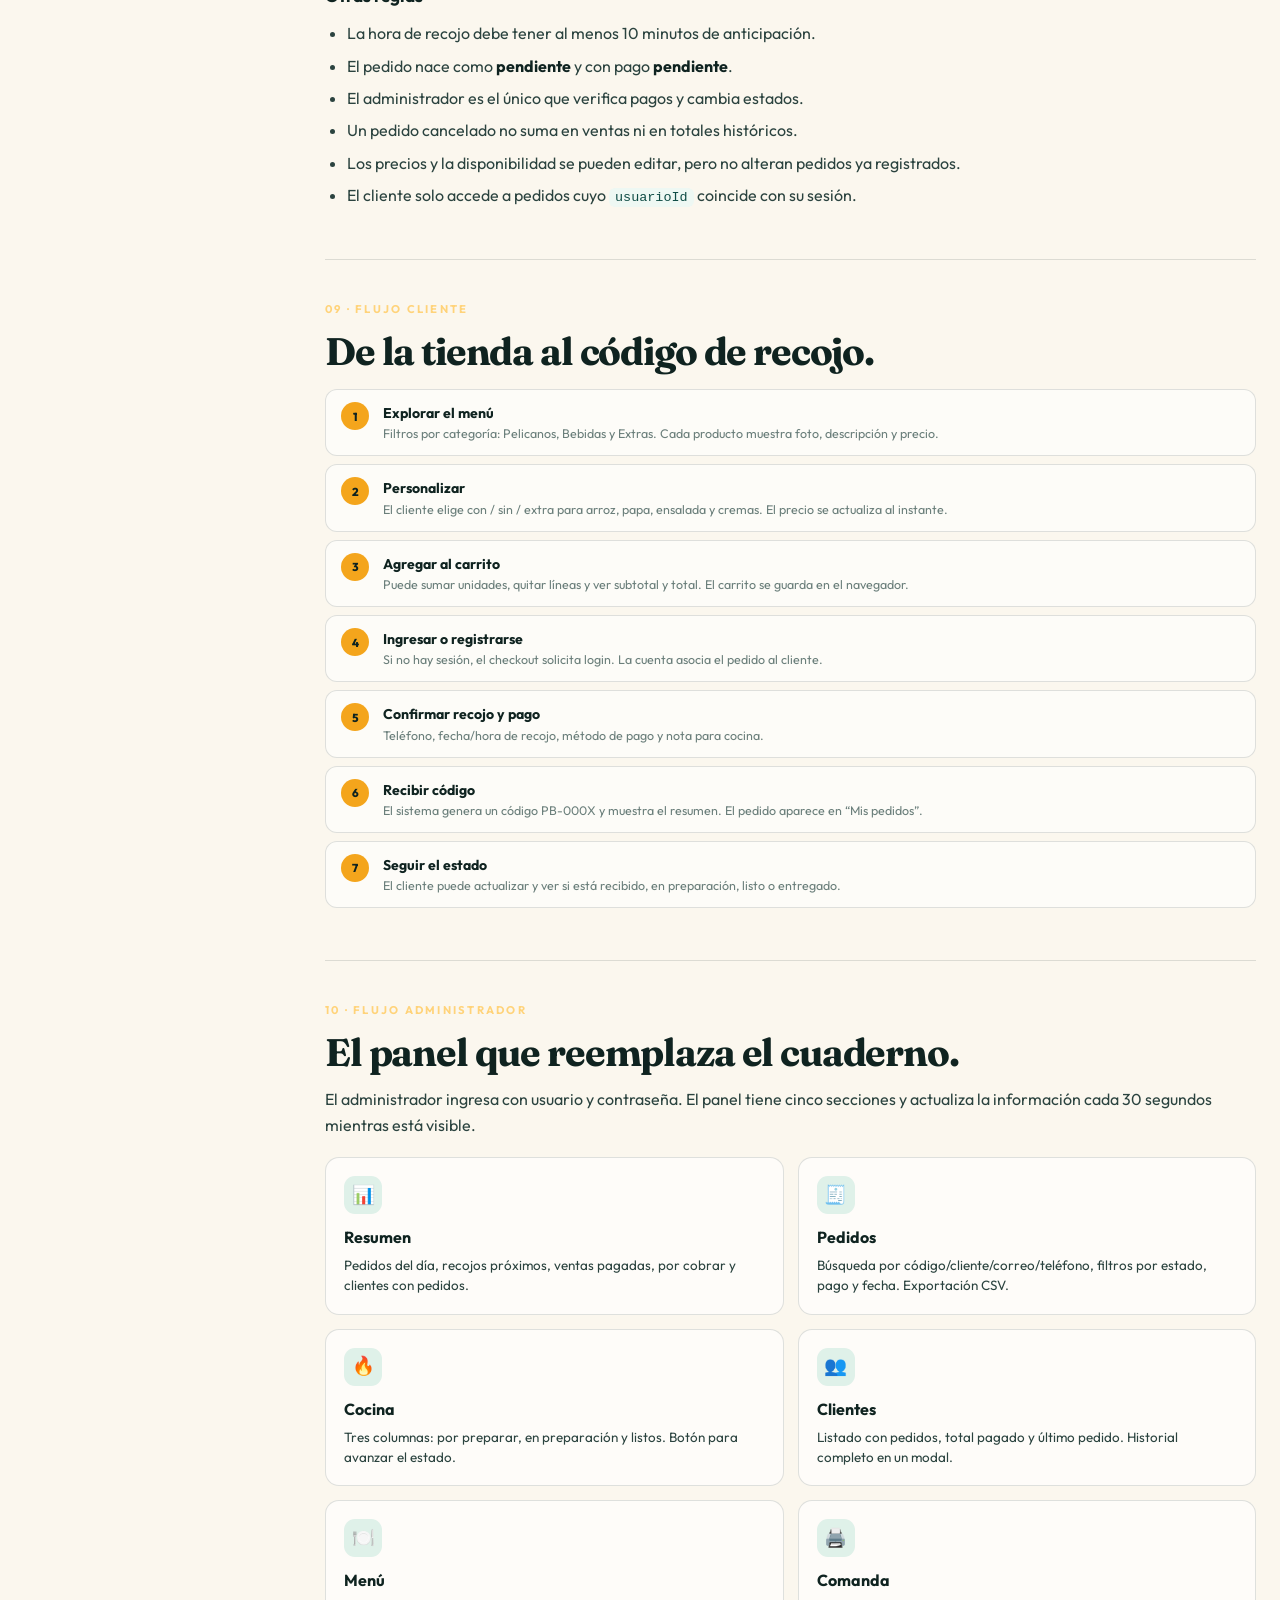
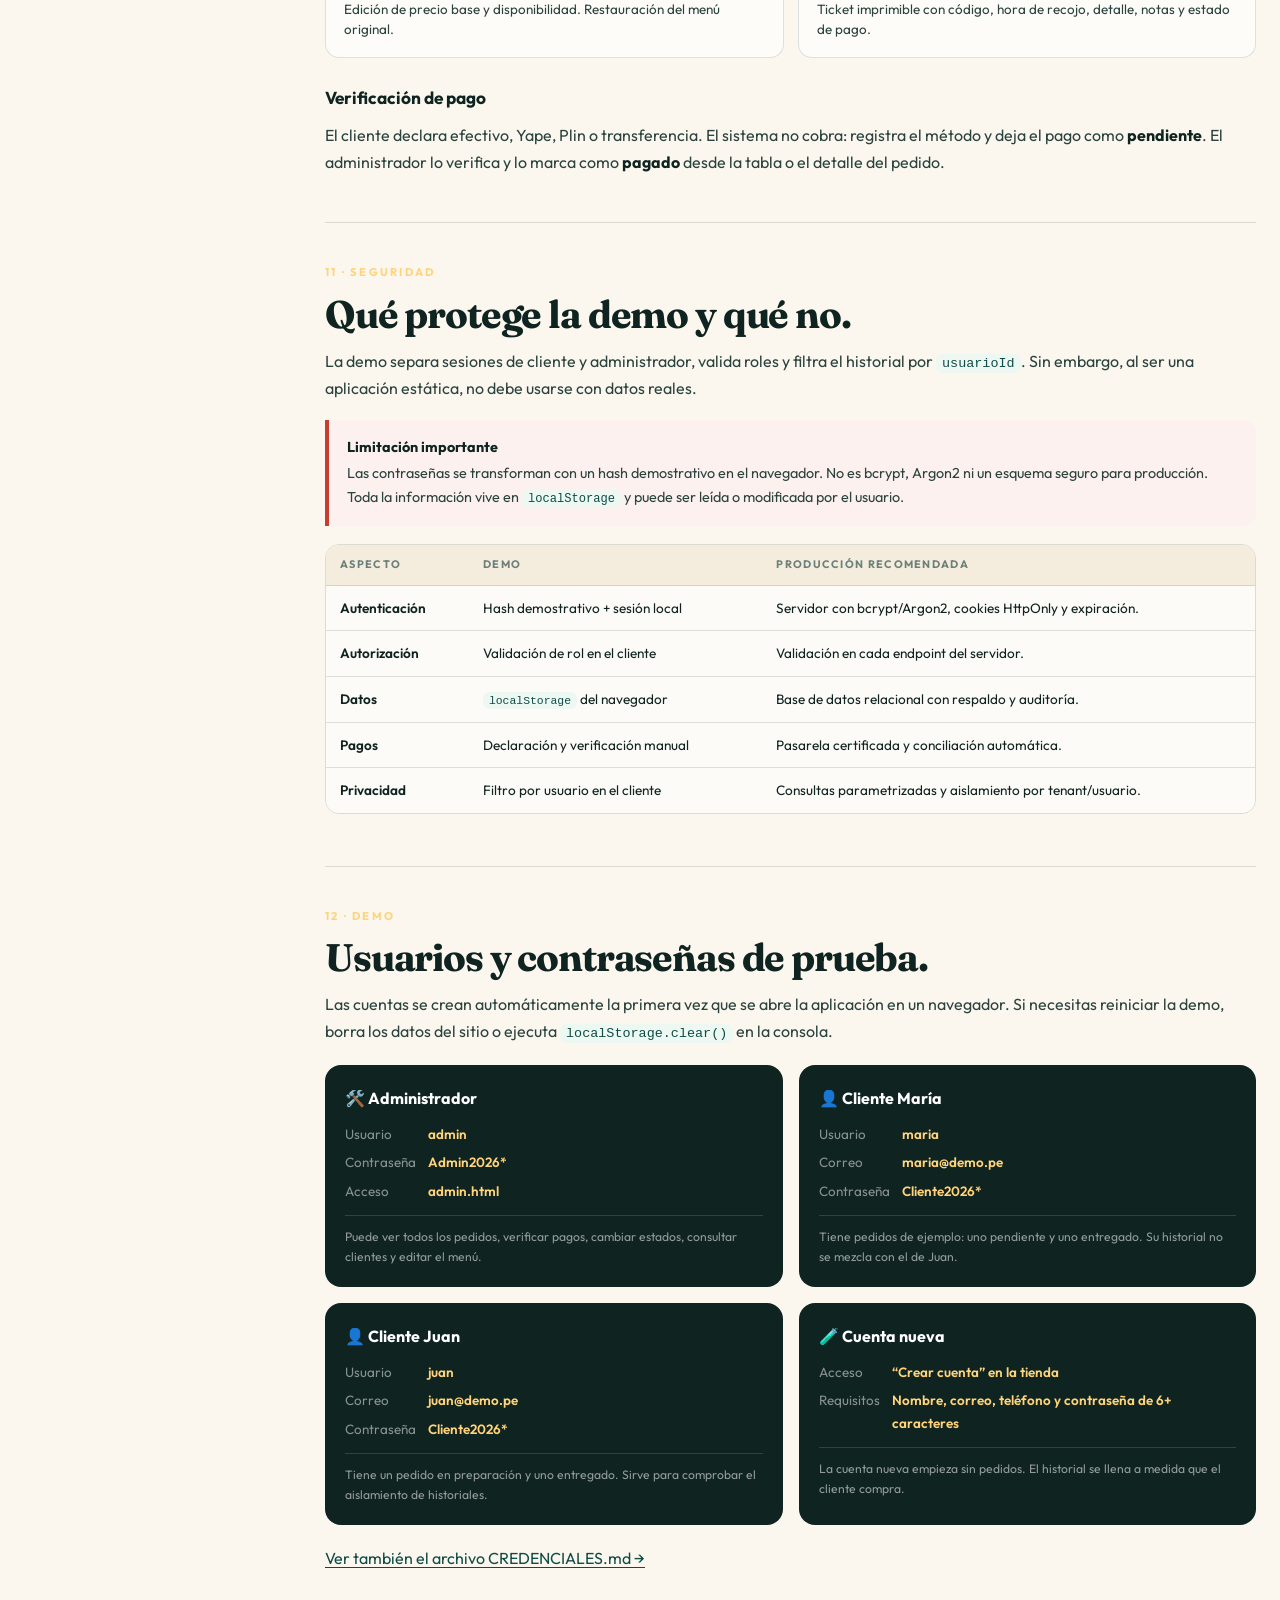
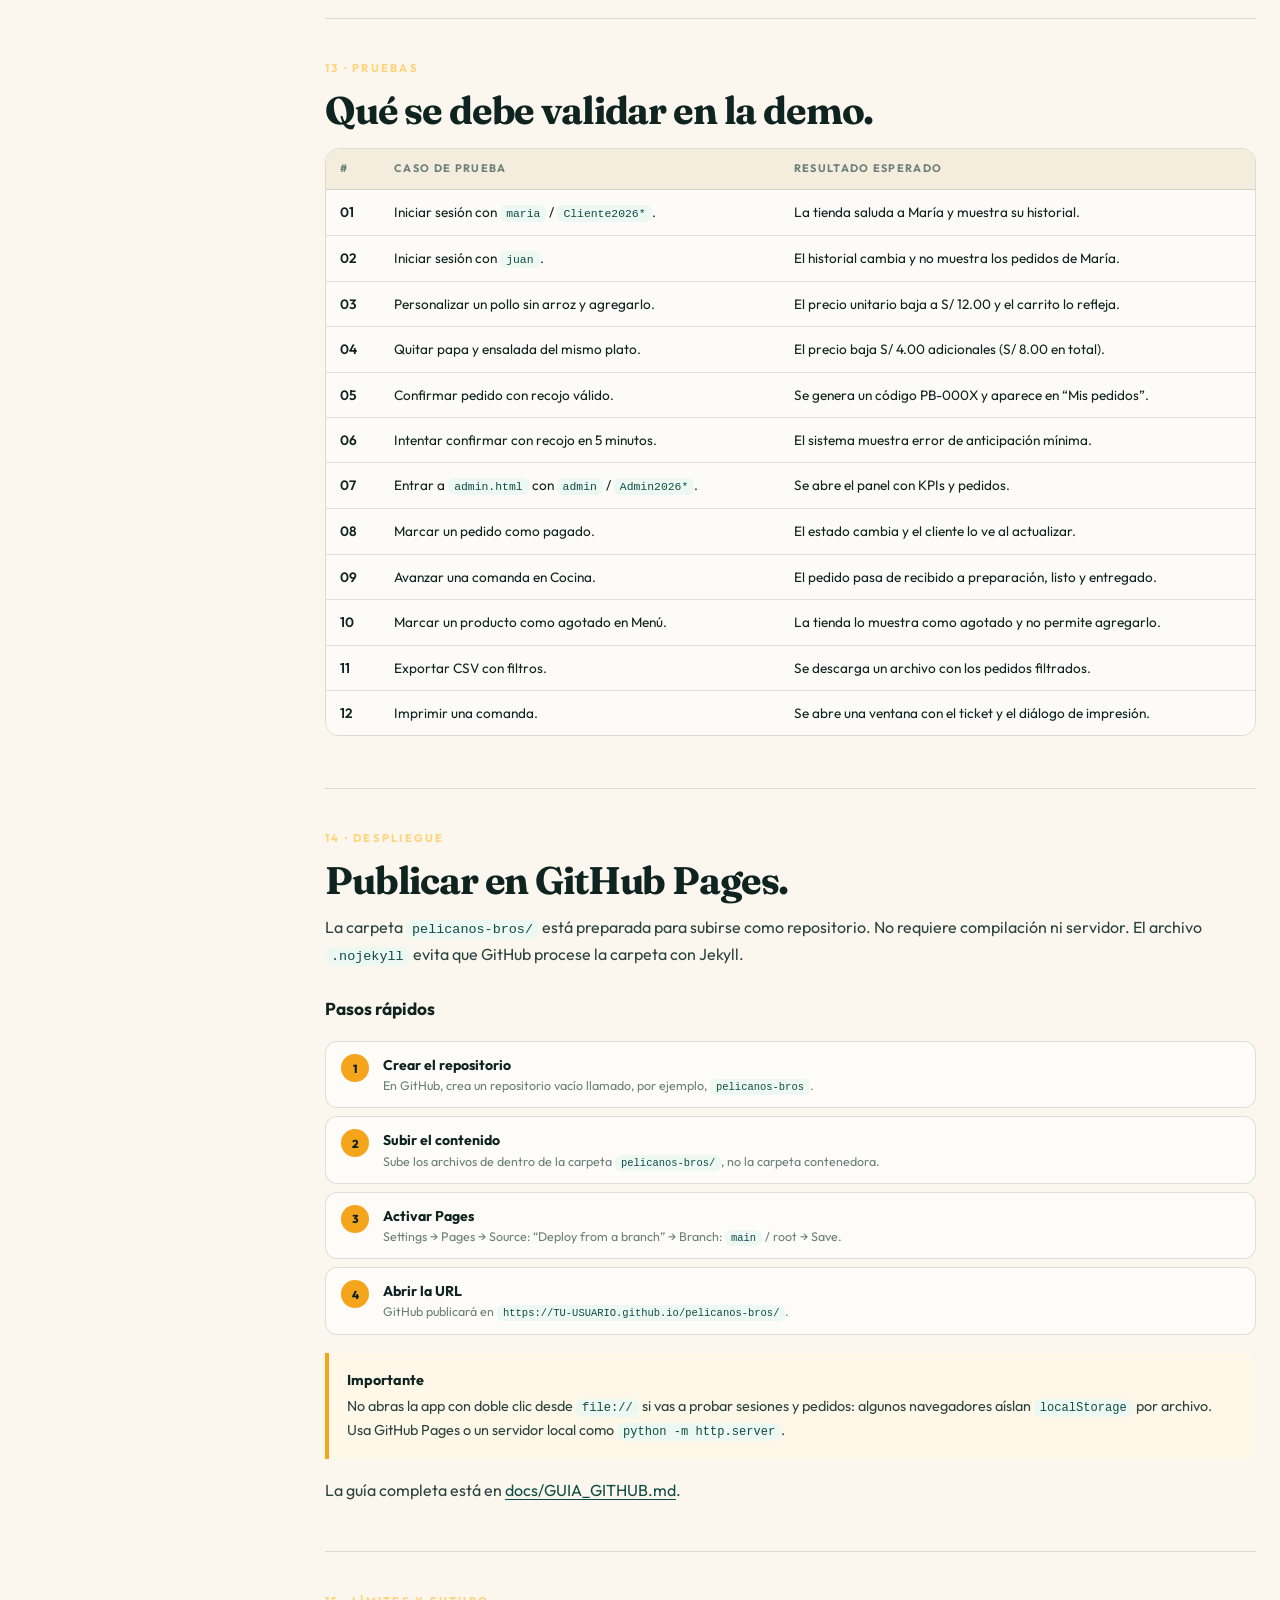
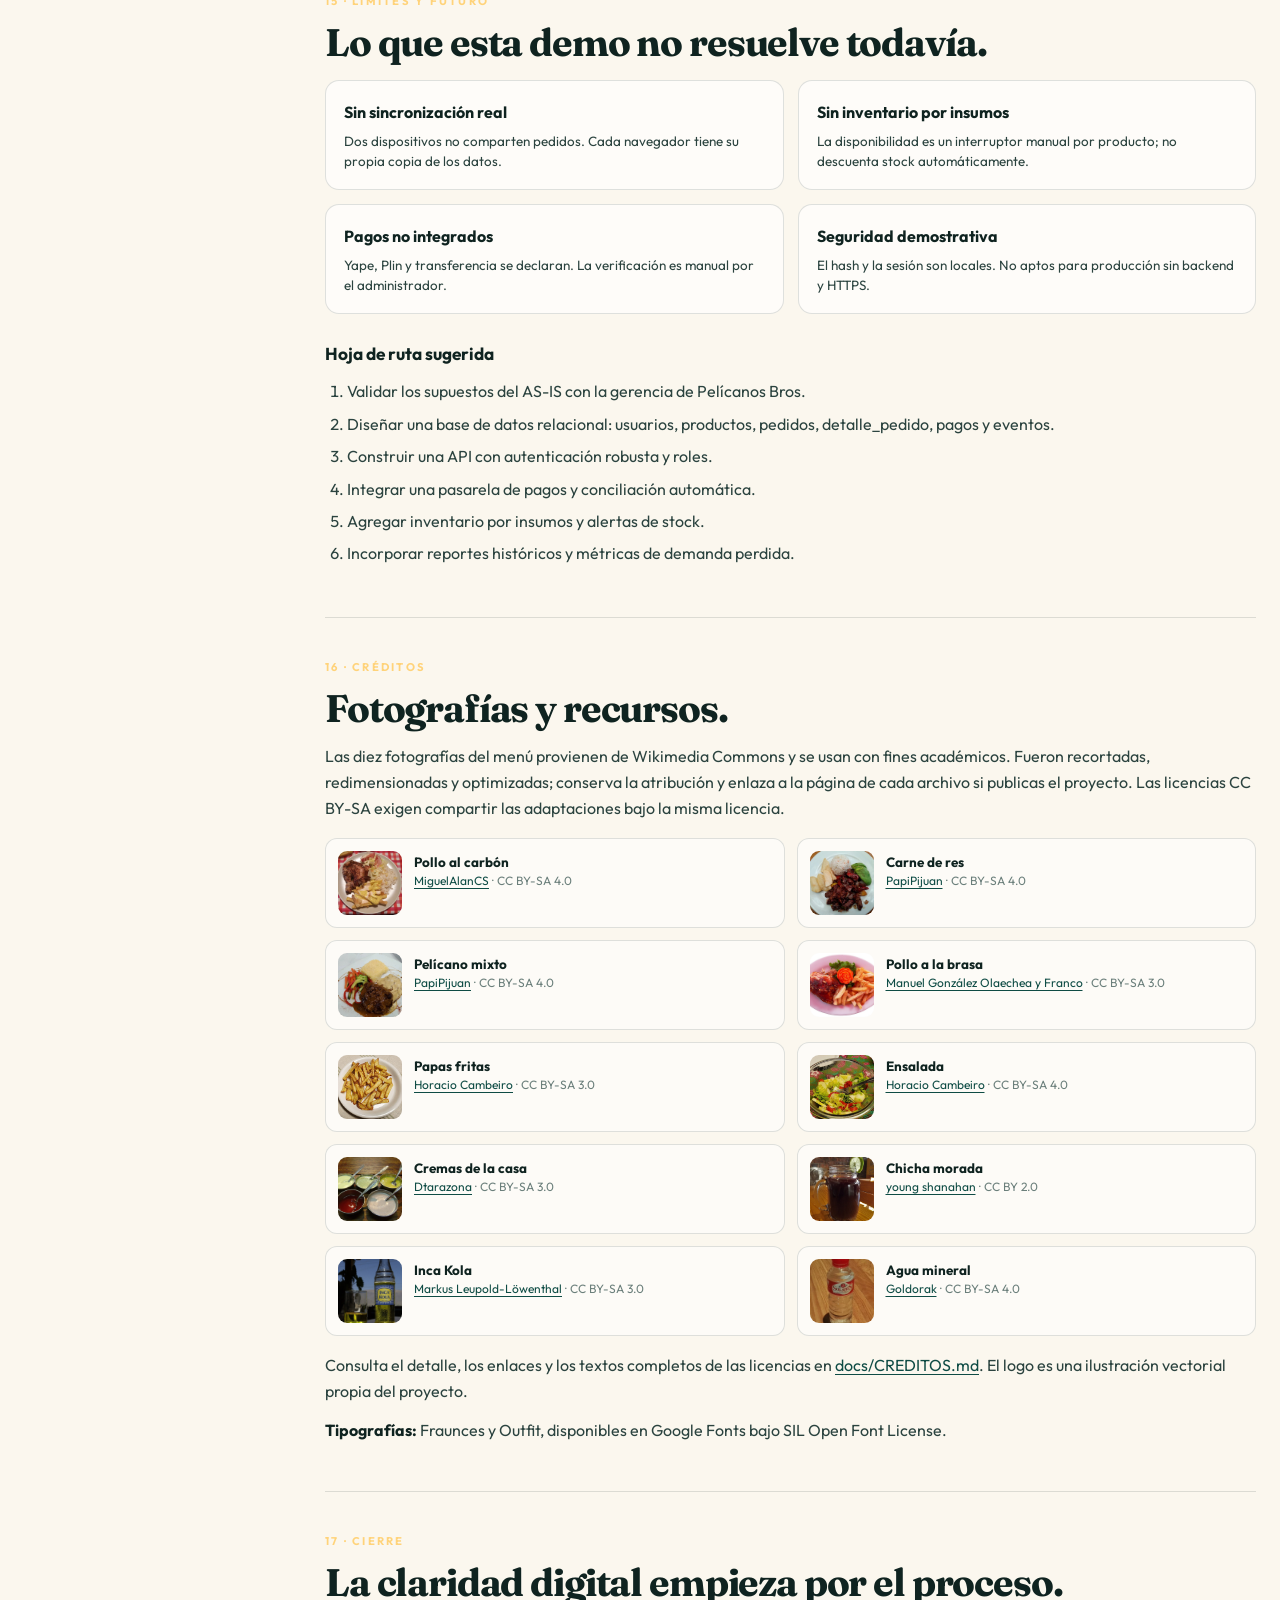
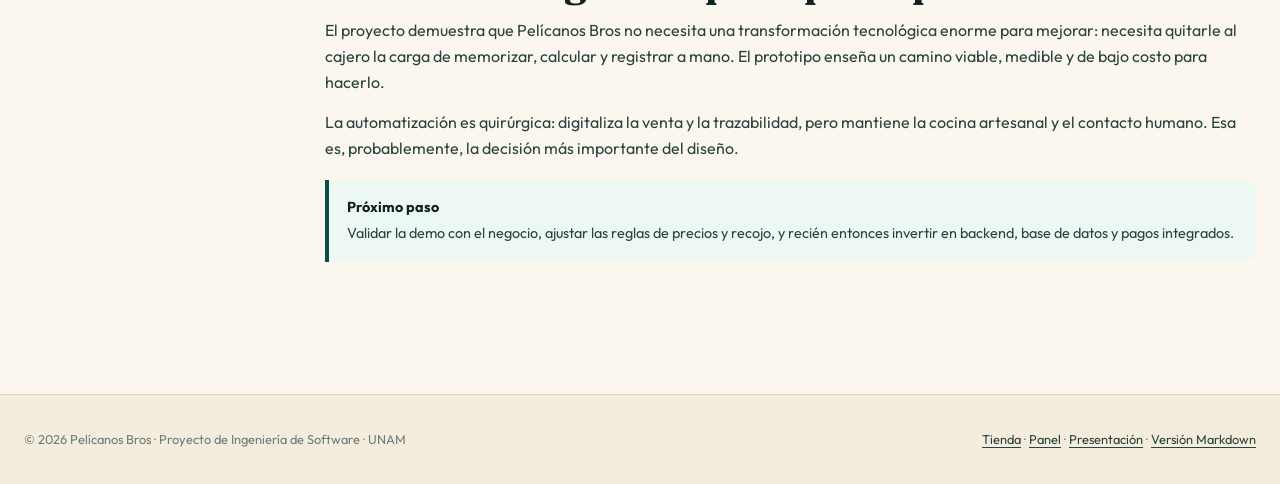
<file: documentacion.html>
<!DOCTYPE html>
<html lang="es">
<head>
  <meta charset="UTF-8">
  <meta name="viewport" content="width=device-width, initial-scale=1.0">
  <meta name="theme-color" content="#0f4c45">
  <title>Documentación del proyecto · Pelícanos Bros</title>
  <meta name="description" content="Documento de proyecto del sistema web de pedidos Pelícanos Bros: problema AS-IS, objetivos, requerimientos, arquitectura, reglas de negocio, credenciales demo y guía de despliegue.">
  <link rel="icon" href="img/logo.svg" type="image/svg+xml">
  <link rel="preconnect" href="https://fonts.googleapis.com">
  <link rel="preconnect" href="https://fonts.gstatic.com" crossorigin>
  <link href="https://fonts.googleapis.com/css2?family=Fraunces:opsz,wght@9..144,600;9..144,700;9..144,900&family=Outfit:wght@300;400;500;600;700;800&display=swap" rel="stylesheet">
  <link rel="stylesheet" href="css/documentacion.css">
</head>
<body>

  <header class="doc-barra">
    <div class="doc-barra-inner">
      <a class="doc-marca" href="index.html" aria-label="Volver a la tienda Pelícanos Bros">
        <img src="img/logo.svg" alt="" width="42" height="42">
        <span>
          <strong>Pelícanos Bros</strong>
          <span>Documentación del proyecto</span>
        </span>
      </a>
      <div class="doc-barra-acciones">
        <a class="btn" href="index.html">🛍️ <span>Tienda</span></a>
        <a class="btn" href="presentacion.html">📽️ <span>Presentación</span></a>
        <a class="btn btn-fantasma" href="admin.html">🛠️ <span>Panel</span></a>
        <button type="button" class="btn btn-primario" onclick="window.print()">🖨️ <span>Imprimir / PDF</span></button>
      </div>
    </div>
  </header>

  <section class="doc-hero">
    <div class="doc-hero-inner">
      <div>
        <span class="sobre">Ingeniería de Software · UNAM · 2026</span>
        <h1>Documento del proyecto<br>Pelícanos Bros</h1>
        <p>Sistema web de ventas y pedidos con recojo en tienda. Del análisis AS-IS del proceso manual a un prototipo funcional con panel de administración, trazabilidad de pedidos y cálculo automático de precios.</p>
      </div>
      <div class="doc-meta">
        <div><span>Estudiante</span><strong>Guido David Panca Escarcena</strong></div>
        <div><span>Docente</span><strong>Dr. Alexander Morales Gonzales</strong></div>
        <div><span>Curso</span><strong>Ingeniería de Software</strong></div>
        <div><span>Institución</span><strong>Universidad Nacional de Moquegua</strong></div>
        <div><span>Versión</span><strong>1.0 · Demo académica</strong></div>
      </div>
    </div>
  </section>

  <div class="doc-layout">

    <aside class="doc-indice">
      <h2>Contenido</h2>
      <ol>
        <li><a href="#resumen">Resumen ejecutivo</a></li>
        <li><a href="#problema">Contexto y problema</a></li>
        <li><a href="#objetivos">Objetivos y alcance</a></li>
        <li><a href="#actores">Actores y roles</a></li>
        <li><a href="#requerimientos">Requerimientos</a></li>
        <li><a href="#arquitectura">Arquitectura</a></li>
        <li><a href="#datos">Modelo de datos</a></li>
        <li><a href="#reglas">Reglas de negocio</a></li>
        <li><a href="#flujo-cliente">Flujo del cliente</a></li>
        <li><a href="#flujo-admin">Flujo del administrador</a></li>
        <li><a href="#seguridad">Seguridad y privacidad</a></li>
        <li><a href="#credenciales">Credenciales demo</a></li>
        <li><a href="#pruebas">Pruebas y validación</a></li>
        <li><a href="#despliegue">Despliegue en GitHub</a></li>
        <li><a href="#limitaciones">Limitaciones y mejoras</a></li>
        <li><a href="#creditos">Créditos de imágenes</a></li>
        <li><a href="#conclusiones">Conclusiones</a></li>
      </ol>
      <p class="indice-pie">Documento imprimible. Usa el botón <strong>Imprimir / PDF</strong> para guardar una copia.</p>
    </aside>

    <main class="doc-contenido">

      <section id="resumen">
        <span class="sobre">01 · Resumen</span>
        <h2>Una solución pequeña para un problema real.</h2>
        <p>Pelícanos Bros es un negocio de pollo al carbón en Moquegua que operaba con un flujo de venta completamente manual: el cajero consultaba el menú de memoria, calculaba el total a mano, registraba la venta en papel, descontaba existencias en un kardex físico y enviaba la comanda a cocina de forma verbal.</p>
        <p>Este proyecto documenta ese proceso AS-IS y construye un prototipo web que digitaliza la toma de pedidos, el cálculo de precios, la comunicación con cocina y el seguimiento del cliente, sin alterar la preparación artesanal.</p>
        <div class="doc-grid doc-grid-3">
          <article class="doc-card"><span class="icono" aria-hidden="true">🎯</span><strong>Problema</strong><p>Errores de cobro, tiempos de espera y pérdida de trazabilidad por depender de la memoria y el papel.</p></article>
          <article class="doc-card"><span class="icono" aria-hidden="true">💡</span><strong>Solución</strong><p>Aplicación web con menú digital, personalización de platos, checkout y panel administrativo.</p></article>
          <article class="doc-card"><span class="icono" aria-hidden="true">📈</span><strong>Resultado</strong><p>Prototipo funcional, documentación, presentación y carpeta lista para publicar en GitHub Pages.</p></article>
        </div>
        <div class="aviso aviso-verde">
          <strong>Idea central</strong>
          La transformación digital no empieza con más tecnología, sino con entender el proceso que se quiere mejorar. El sistema automatiza lo repetitivo y deja a las personas lo que aportan valor: cocinar y atender.
        </div>
      </section>

      <section id="problema">
        <span class="sobre">02 · Contexto</span>
        <h2>El caos manual: cinco fricciones del proceso actual.</h2>
        <p>El análisis AS-IS identificó que el cajero concentraba casi toda la carga cognitiva del proceso. En horas pico, esa concentración producía errores y demoras en cadena.</p>
        <div class="doc-grid">
          <article class="doc-card"><span class="icono" aria-hidden="true">👀</span><strong>Consultas a ciegas</strong><p>El menú y la disponibilidad se verificaban mentalmente o caminando hacia la cocina, por cada cliente.</p></article>
          <article class="doc-card"><span class="icono" aria-hidden="true">🧮</span><strong>Cálculos mentales</strong><p>El importe total se sumaba a mano. Un error de suma se traducía en pérdida económica o reclamo.</p></article>
          <article class="doc-card"><span class="icono" aria-hidden="true">📒</span><strong>Kardex manual</strong><p>Las existencias se descontaban en papel después de cada venta; con fila, el registro se omitía.</p></article>
          <article class="doc-card"><span class="icono" aria-hidden="true">📣</span><strong>Comandas verbales</strong><p>La orden llegaba a cocina a gritos o en papel, generando confusión y reprocesos.</p></article>
          <article class="doc-card"><span class="icono" aria-hidden="true">📊</span><strong>Reportes tardíos</strong><p>La información de ventas estaba dispersa y no permitía decidir con datos actualizados.</p></article>
          <article class="doc-card"><span class="icono" aria-hidden="true">📦</span><strong>Stock sin control</strong><p>No había una fuente única de verdad sobre productos disponibles y agotados.</p></article>
        </div>
        <h3>Análisis de causas (Ishikawa)</h3>
        <div class="tabla-envoltura">
          <table class="tabla-doc">
            <thead><tr><th>Categoría</th><th>Causas identificadas</th></tr></thead>
            <tbody>
              <tr><td>Mano de obra</td><td>Falta de capacitación digital, errores de venta, conocimiento concentrado en una persona.</td></tr>
              <tr><td>Método</td><td>Procesos manuales, pedidos desorganizados, ausencia de un sistema web.</td></tr>
              <tr><td>Medición</td><td>Reportes tardíos, ventas mal registradas, falta de indicadores.</td></tr>
              <tr><td>Materiales</td><td>Datos de productos incompletos, descontrol de stock.</td></tr>
              <tr><td>Máquinas</td><td>Equipos insuficientes, computadoras lentas, fallas técnicas.</td></tr>
              <tr><td>Medio ambiente</td><td>Competencia digital, internet inestable, cambios del mercado.</td></tr>
            </tbody>
          </table>
        </div>
      </section>

      <section id="objetivos">
        <span class="sobre">03 · Objetivos</span>
        <h2>Objetivo general y alcance del prototipo.</h2>
        <p><strong>Objetivo general:</strong> diseñar un sistema web de ventas y pedidos para Pelícanos Bros que automatice el registro y el cobro de la atención presencial, mejore la trazabilidad y reduzca los errores del proceso manual.</p>
        <h3>Objetivos específicos</h3>
        <ol>
          <li>Documentar la operación física actual (AS-IS), sus actores, gateways y puntos críticos.</li>
          <li>Detectar cuellos de botella en cálculos, disponibilidad, registro de ventas y comunicación con cocina.</li>
          <li>Diseñar la arquitectura TO-BE y construir un prototipo funcional que demuestre la viabilidad.</li>
          <li>Validar la experiencia con usuarios demo: cliente que pide y administrador que gestiona.</li>
        </ol>
        <h3>Alcance incluido</h3>
        <ul>
          <li>Registro e inicio de sesión de clientes con historial privado.</li>
          <li>Menú digital con fotos, precios, categorías y disponibilidad.</li>
          <li>Personalización de acompañamientos con cálculo automático del precio.</li>
          <li>Carrito, checkout, hora de recojo y método de pago declarado.</li>
          <li>Panel administrativo con resumen, pedidos, cocina, clientes y menú.</li>
          <li>Verificación manual de pagos, cambios de estado y trazabilidad.</li>
          <li>Exportación CSV y comanda imprimible.</li>
          <li>Documentación, presentación y guía de publicación en GitHub Pages.</li>
        </ul>
        <h3>Fuera de alcance</h3>
        <ul>
          <li>Pasarela de pagos real (Yape, Plin o tarjeta).</li>
          <li>Backend, base de datos centralizada y sincronización multiusuario.</li>
          <li>Control de inventario por insumos o descuento automático de stock.</li>
          <li>Aplicación móvil nativa, delivery y reparto a domicilio.</li>
        </ul>
      </section>

      <section id="actores">
        <span class="sobre">04 · Actores</span>
        <h2>Quién hace qué en el sistema.</h2>
        <div class="tabla-envoltura">
          <table class="tabla-doc">
            <thead><tr><th>Actor</th><th>Rol</th><th>Responsabilidades</th></tr></thead>
            <tbody>
              <tr><td>Cliente</td><td>Usuario final</td><td>Consulta el menú, personaliza su plato, confirma hora de recojo y pago, revisa su historial.</td></tr>
              <tr><td>Administrador</td><td>Dueño o encargado</td><td>Verifica pagos, gestiona pedidos, organiza cocina, consulta clientes y actualiza menú/precios.</td></tr>
              <tr><td>Cocina</td><td>Producción</td><td>Recibe la comanda digital, prepara el pedido y avanza el estado desde el tablero.</td></tr>
              <tr><td>Sistema</td><td>Automatización</td><td>Calcula precios, asigna códigos, registra eventos, separa historiales y muestra información en tiempo real.</td></tr>
            </tbody>
          </table>
        </div>
      </section>

      <section id="requerimientos">
        <span class="sobre">05 · Requerimientos</span>
        <h2>Qué debe hacer el sistema.</h2>
        <h3>Requerimientos funcionales</h3>
        <div class="tabla-envoltura">
          <table class="tabla-doc">
            <thead><tr><th>ID</th><th>Requerimiento</th><th>Estado</th></tr></thead>
            <tbody>
              <tr><td>RF-01</td><td>Registrar clientes con nombre, correo, teléfono y contraseña.</td><td>Implementado</td></tr>
              <tr><td>RF-02</td><td>Autenticar clientes y administradores por separado.</td><td>Implementado</td></tr>
              <tr><td>RF-03</td><td>Mostrar menú por categorías con foto, descripción, precio y disponibilidad.</td><td>Implementado</td></tr>
              <tr><td>RF-04</td><td>Personalizar acompañamientos (con / sin / extra) y recalcular el precio.</td><td>Implementado</td></tr>
              <tr><td>RF-05</td><td>Gestionar carrito: agregar, quitar, cambiar cantidad y ver total.</td><td>Implementado</td></tr>
              <tr><td>RF-06</td><td>Confirmar pedido con hora de recojo, teléfono, método de pago y nota.</td><td>Implementado</td></tr>
              <tr><td>RF-07</td><td>Asignar código único y estado inicial al pedido.</td><td>Implementado</td></tr>
              <tr><td>RF-08</td><td>Mostrar al cliente solo sus propios pedidos e historial.</td><td>Implementado</td></tr>
              <tr><td>RF-09</td><td>Verificar pagos y marcarlos como pagados o pendientes.</td><td>Implementado</td></tr>
              <tr><td>RF-10</td><td>Cambiar estado del pedido: recibido, en preparación, listo, entregado, cancelado.</td><td>Implementado</td></tr>
              <tr><td>RF-11</td><td>Tablero de cocina ordenado por hora de recojo.</td><td>Implementado</td></tr>
              <tr><td>RF-12</td><td>Consultar historial completo por cliente desde el panel.</td><td>Implementado</td></tr>
              <tr><td>RF-13</td><td>Editar precio base y disponibilidad de productos.</td><td>Implementado</td></tr>
              <tr><td>RF-14</td><td>Exportar pedidos filtrados a CSV.</td><td>Implementado</td></tr>
              <tr><td>RF-15</td><td>Imprimir comanda de cocina en formato ticket.</td><td>Implementado</td></tr>
            </tbody>
          </table>
        </div>
        <h3>Requerimientos no funcionales</h3>
        <div class="tabla-envoltura">
          <table class="tabla-doc">
            <thead><tr><th>ID</th><th>Requerimiento</th><th>Cómo se atiende</th></tr></thead>
            <tbody>
              <tr><td>RNF-01</td><td>Usable desde celular y computadora.</td><td>Diseño responsive con CSS Grid/Flexbox y puntos de quiebre.</td></tr>
              <tr><td>RNF-02</td><td>Sin instalación para el usuario.</td><td>Aplicación web estática accesible desde el navegador.</td></tr>
              <tr><td>RNF-03</td><td>Despliegue simple y de bajo costo.</td><td>Compatible con GitHub Pages; no requiere backend para la demo.</td></tr>
              <tr><td>RNF-04</td><td>Separación de información por cliente.</td><td>Cada pedido se asocia a <code>usuarioId</code> y el historial filtra por sesión.</td></tr>
              <tr><td>RNF-05</td><td>Claridad de precios.</td><td>Desglose visible antes de confirmar y total guardado con el pedido.</td></tr>
              <tr><td>RNF-06</td><td>Trazabilidad básica.</td><td>Eventos de creación, pago y cambio de estado con fecha.</td></tr>
              <tr><td>RNF-07</td><td>Accesibilidad básica.</td><td>HTML semántico, etiquetas, foco visible, textos alternativos y navegación por teclado.</td></tr>
            </tbody>
          </table>
        </div>
      </section>

      <section id="arquitectura">
        <span class="sobre">06 · Arquitectura</span>
        <h2>Aplicación web estática en tres capas.</h2>
        <p>El prototipo usa HTML, CSS y JavaScript vanilla. La lógica de negocio vive en <code>js/datos.js</code>; la interfaz del cliente en <code>js/cliente.js</code>; la del administrador en <code>js/admin.js</code>. La persistencia demo usa <code>localStorage</code>.</p>
        <pre><code>Navegador
├── index.html          → tienda del cliente
├── admin.html          → panel de administración
├── presentacion.html   → deck del proyecto
├── documentacion.html  → este documento
├── css/
│   ├── estilos.css
│   ├── presentacion.css
│   └── documentacion.css
├── js/
│   ├── datos.js        → usuarios, productos, pedidos, precios, auth
│   ├── ui.js           → modales, toasts, descargas
│   ├── cliente.js      → menú, carrito, checkout, historial
│   ├── admin.js        → KPIs, pedidos, cocina, clientes, menú
│   └── presentacion.js → navegación del deck
└── img/
    ├── logo.svg
    └── platos/         → fotos de productos</code></pre>
        <h3>Decisiones de diseño</h3>
        <div class="doc-grid">
          <article class="doc-card"><strong>Sin backend para la demo</strong><p>Permite publicar en GitHub Pages y validar el flujo sin infraestructura. Es una limitación consciente, no un olvido.</p></article>
          <article class="doc-card"><strong>Una sola capa de datos</strong><p>Todo el acceso a usuarios, productos y pedidos pasa por <code>PB</code>, lo que facilita reemplazar <code>localStorage</code> por una API.</p></article>
          <article class="doc-card"><strong>Dos interfaces separadas</strong><p>El cliente nunca ve el panel. El administrador tiene login y navegación propios, con estilos y prioridades distintas.</p></article>
          <article class="doc-card"><strong>Precio como regla central</strong><p>El cálculo se hace en una única función y se guarda con el pedido para que no cambie si luego se edita el menú.</p></article>
        </div>
      </section>

      <section id="datos">
        <span class="sobre">07 · Datos</span>
        <h2>Modelo de datos de la demo.</h2>
        <p>Las entidades se guardan como arreglos JSON en <code>localStorage</code>. Los nombres de claves están versionados para facilitar una futura migración.</p>
        <div class="tabla-envoltura">
          <table class="tabla-doc">
            <thead><tr><th>Entidad</th><th>Clave</th><th>Campos principales</th></tr></thead>
            <tbody>
              <tr><td>Usuarios</td><td><code>pb_usuarios_v1</code></td><td>id, nombre, usuario, correo, teléfono, passwordHash, rol, creadoEn.</td></tr>
              <tr><td>Productos</td><td><code>pb_productos_v1</code></td><td>id, nombre, categoría, precio, imagen, descripción, customizable, disponible, etiqueta.</td></tr>
              <tr><td>Pedidos</td><td><code>pb_pedidos_v1</code></td><td>id, código, usuarioId, cliente, items, total, métodoPago, estadoPago, estado, fechas, nota, eventos.</td></tr>
              <tr><td>Sesión cliente</td><td><code>pb_sesion_cliente_v1</code></td><td>ID del usuario autenticado en la tienda.</td></tr>
              <tr><td>Sesión admin</td><td><code>pb_sesion_admin_v1</code></td><td>ID del administrador autenticado en el panel.</td></tr>
              <tr><td>Contador</td><td><code>pb_contador_v1</code></td><td>Último número de pedido para generar códigos PB-000X.</td></tr>
              <tr><td>Carrito</td><td><code>pb_carrito_v1</code></td><td>Líneas del pedido en construcción, persistidas entre visitas.</td></tr>
            </tbody>
          </table>
        </div>
        <h3>Estados del pedido</h3>
        <div class="tabla-envoltura">
          <table class="tabla-doc">
            <thead><tr><th>Estado</th><th>Significado</th><th>Siguiente</th></tr></thead>
            <tbody>
              <tr><td>pendiente</td><td>Pedido recibido, aún no iniciado en cocina.</td><td>en_preparacion</td></tr>
              <tr><td>en_preparacion</td><td>La cocina está preparando el pedido.</td><td>listo</td></tr>
              <tr><td>listo</td><td>Listo para recoger en tienda.</td><td>entregado</td></tr>
              <tr><td>entregado</td><td>El cliente recogió el pedido.</td><td>—</td></tr>
              <tr><td>cancelado</td><td>Pedido anulado; queda en trazabilidad.</td><td>—</td></tr>
            </tbody>
          </table>
        </div>
      </section>

      <section id="reglas">
        <span class="sobre">08 · Reglas de negocio</span>
        <h2>El motor de precios.</h2>
        <p>El precio base de cada producto incluye arroz, papa frita, ensalada y cremas. Los ajustes se aplican por acompañamiento y el total se redondea a dos decimales.</p>
        <div class="tabla-envoltura">
          <table class="tabla-doc">
            <thead><tr><th>Producto / ajuste</th><th>Precio</th></tr></thead>
            <tbody>
              <tr><td>Pelícano de pollo completo</td><td>S/ 14.00</td></tr>
              <tr><td>Pelícano de carne completo</td><td>S/ 16.00</td></tr>
              <tr><td>Pelícano mixto completo</td><td>S/ 18.00</td></tr>
              <tr><td>Sin arroz / sin papa / sin ensalada</td><td>− S/ 2.00 cada uno</td></tr>
              <tr><td>Sin cremas de la casa</td><td>− S/ 1.00</td></tr>
              <tr><td>Extra de arroz / papa / ensalada</td><td>+ S/ 2.00 cada uno</td></tr>
              <tr><td>Extra de cremas</td><td>+ S/ 1.00</td></tr>
              <tr><td>Chicha morada 1 L</td><td>S/ 6.00</td></tr>
              <tr><td>Inca Kola 500 ml</td><td>S/ 4.00</td></tr>
              <tr><td>Agua mineral 625 ml</td><td>S/ 2.50</td></tr>
              <tr><td>Porción extra de papa</td><td>S/ 3.00</td></tr>
              <tr><td>Crema extra</td><td>S/ 1.00</td></tr>
              <tr><td>Ensalada extra</td><td>S/ 2.00</td></tr>
            </tbody>
          </table>
        </div>
        <div class="aviso">
          <strong>Ejemplo verificable</strong>
          2 × Pelícano de pollo sin arroz = 2 × (14.00 − 2.00) = <strong>S/ 24.00</strong>. El desglose se muestra en el modal antes de agregar al carrito.
        </div>
        <h3>Otras reglas</h3>
        <ul>
          <li>La hora de recojo debe tener al menos 10 minutos de anticipación.</li>
          <li>El pedido nace como <strong>pendiente</strong> y con pago <strong>pendiente</strong>.</li>
          <li>El administrador es el único que verifica pagos y cambia estados.</li>
          <li>Un pedido cancelado no suma en ventas ni en totales históricos.</li>
          <li>Los precios y la disponibilidad se pueden editar, pero no alteran pedidos ya registrados.</li>
          <li>El cliente solo accede a pedidos cuyo <code>usuarioId</code> coincide con su sesión.</li>
        </ul>
      </section>

      <section id="flujo-cliente">
        <span class="sobre">09 · Flujo cliente</span>
        <h2>De la tienda al código de recojo.</h2>
        <div class="doc-flujo">
          <div class="doc-flujo-paso"><span>1</span><div><strong>Explorar el menú</strong><small>Filtros por categoría: Pelicanos, Bebidas y Extras. Cada producto muestra foto, descripción y precio.</small></div></div>
          <div class="doc-flujo-paso"><span>2</span><div><strong>Personalizar</strong><small>El cliente elige con / sin / extra para arroz, papa, ensalada y cremas. El precio se actualiza al instante.</small></div></div>
          <div class="doc-flujo-paso"><span>3</span><div><strong>Agregar al carrito</strong><small>Puede sumar unidades, quitar líneas y ver subtotal y total. El carrito se guarda en el navegador.</small></div></div>
          <div class="doc-flujo-paso"><span>4</span><div><strong>Ingresar o registrarse</strong><small>Si no hay sesión, el checkout solicita login. La cuenta asocia el pedido al cliente.</small></div></div>
          <div class="doc-flujo-paso"><span>5</span><div><strong>Confirmar recojo y pago</strong><small>Teléfono, fecha/hora de recojo, método de pago y nota para cocina.</small></div></div>
          <div class="doc-flujo-paso"><span>6</span><div><strong>Recibir código</strong><small>El sistema genera un código PB-000X y muestra el resumen. El pedido aparece en “Mis pedidos”.</small></div></div>
          <div class="doc-flujo-paso"><span>7</span><div><strong>Seguir el estado</strong><small>El cliente puede actualizar y ver si está recibido, en preparación, listo o entregado.</small></div></div>
        </div>
      </section>

      <section id="flujo-admin">
        <span class="sobre">10 · Flujo administrador</span>
        <h2>El panel que reemplaza el cuaderno.</h2>
        <p>El administrador ingresa con usuario y contraseña. El panel tiene cinco secciones y actualiza la información cada 30 segundos mientras está visible.</p>
        <div class="doc-grid">
          <article class="doc-card"><span class="icono" aria-hidden="true">📊</span><strong>Resumen</strong><p>Pedidos del día, recojos próximos, ventas pagadas, por cobrar y clientes con pedidos.</p></article>
          <article class="doc-card"><span class="icono" aria-hidden="true">🧾</span><strong>Pedidos</strong><p>Búsqueda por código/cliente/correo/teléfono, filtros por estado, pago y fecha. Exportación CSV.</p></article>
          <article class="doc-card"><span class="icono" aria-hidden="true">🔥</span><strong>Cocina</strong><p>Tres columnas: por preparar, en preparación y listos. Botón para avanzar el estado.</p></article>
          <article class="doc-card"><span class="icono" aria-hidden="true">👥</span><strong>Clientes</strong><p>Listado con pedidos, total pagado y último pedido. Historial completo en un modal.</p></article>
          <article class="doc-card"><span class="icono" aria-hidden="true">🍽️</span><strong>Menú</strong><p>Edición de precio base y disponibilidad. Restauración del menú original.</p></article>
          <article class="doc-card"><span class="icono" aria-hidden="true">🖨️</span><strong>Comanda</strong><p>Ticket imprimible con código, hora de recojo, detalle, notas y estado de pago.</p></article>
        </div>
        <h3>Verificación de pago</h3>
        <p>El cliente declara efectivo, Yape, Plin o transferencia. El sistema no cobra: registra el método y deja el pago como <strong>pendiente</strong>. El administrador lo verifica y lo marca como <strong>pagado</strong> desde la tabla o el detalle del pedido.</p>
      </section>

      <section id="seguridad">
        <span class="sobre">11 · Seguridad</span>
        <h2>Qué protege la demo y qué no.</h2>
        <p>La demo separa sesiones de cliente y administrador, valida roles y filtra el historial por <code>usuarioId</code>. Sin embargo, al ser una aplicación estática, no debe usarse con datos reales.</p>
        <div class="aviso aviso-rojo">
          <strong>Limitación importante</strong>
          Las contraseñas se transforman con un hash demostrativo en el navegador. No es bcrypt, Argon2 ni un esquema seguro para producción. Toda la información vive en <code>localStorage</code> y puede ser leída o modificada por el usuario.
        </div>
        <div class="tabla-envoltura">
          <table class="tabla-doc">
            <thead><tr><th>Aspecto</th><th>Demo</th><th>Producción recomendada</th></tr></thead>
            <tbody>
              <tr><td>Autenticación</td><td>Hash demostrativo + sesión local</td><td>Servidor con bcrypt/Argon2, cookies HttpOnly y expiración.</td></tr>
              <tr><td>Autorización</td><td>Validación de rol en el cliente</td><td>Validación en cada endpoint del servidor.</td></tr>
              <tr><td>Datos</td><td><code>localStorage</code> del navegador</td><td>Base de datos relacional con respaldo y auditoría.</td></tr>
              <tr><td>Pagos</td><td>Declaración y verificación manual</td><td>Pasarela certificada y conciliación automática.</td></tr>
              <tr><td>Privacidad</td><td>Filtro por usuario en el cliente</td><td>Consultas parametrizadas y aislamiento por tenant/usuario.</td></tr>
            </tbody>
          </table>
        </div>
      </section>

      <section id="credenciales">
        <span class="sobre">12 · Demo</span>
        <h2>Usuarios y contraseñas de prueba.</h2>
        <p>Las cuentas se crean automáticamente la primera vez que se abre la aplicación en un navegador. Si necesitas reiniciar la demo, borra los datos del sitio o ejecuta <code>localStorage.clear()</code> en la consola.</p>
        <div class="credenciales-doc">
          <article class="credencial-doc">
            <h3>🛠️ Administrador</h3>
            <dl>
              <dt>Usuario</dt><dd>admin</dd>
              <dt>Contraseña</dt><dd>Admin2026*</dd>
              <dt>Acceso</dt><dd>admin.html</dd>
            </dl>
            <p>Puede ver todos los pedidos, verificar pagos, cambiar estados, consultar clientes y editar el menú.</p>
          </article>
          <article class="credencial-doc">
            <h3>👤 Cliente María</h3>
            <dl>
              <dt>Usuario</dt><dd>maria</dd>
              <dt>Correo</dt><dd>maria@demo.pe</dd>
              <dt>Contraseña</dt><dd>Cliente2026*</dd>
            </dl>
            <p>Tiene pedidos de ejemplo: uno pendiente y uno entregado. Su historial no se mezcla con el de Juan.</p>
          </article>
          <article class="credencial-doc">
            <h3>👤 Cliente Juan</h3>
            <dl>
              <dt>Usuario</dt><dd>juan</dd>
              <dt>Correo</dt><dd>juan@demo.pe</dd>
              <dt>Contraseña</dt><dd>Cliente2026*</dd>
            </dl>
            <p>Tiene un pedido en preparación y uno entregado. Sirve para comprobar el aislamiento de historiales.</p>
          </article>
          <article class="credencial-doc">
            <h3>🧪 Cuenta nueva</h3>
            <dl>
              <dt>Acceso</dt><dd>“Crear cuenta” en la tienda</dd>
              <dt>Requisitos</dt><dd>Nombre, correo, teléfono y contraseña de 6+ caracteres</dd>
            </dl>
            <p>La cuenta nueva empieza sin pedidos. El historial se llena a medida que el cliente compra.</p>
          </article>
        </div>
        <p><a href="docs/CREDENCIALES.md">Ver también el archivo CREDENCIALES.md →</a></p>
      </section>

      <section id="pruebas">
        <span class="sobre">13 · Pruebas</span>
        <h2>Qué se debe validar en la demo.</h2>
        <div class="tabla-envoltura">
          <table class="tabla-doc">
            <thead><tr><th>#</th><th>Caso de prueba</th><th>Resultado esperado</th></tr></thead>
            <tbody>
              <tr><td>01</td><td>Iniciar sesión con <code>maria</code> / <code>Cliente2026*</code>.</td><td>La tienda saluda a María y muestra su historial.</td></tr>
              <tr><td>02</td><td>Iniciar sesión con <code>juan</code>.</td><td>El historial cambia y no muestra los pedidos de María.</td></tr>
              <tr><td>03</td><td>Personalizar un pollo sin arroz y agregarlo.</td><td>El precio unitario baja a S/ 12.00 y el carrito lo refleja.</td></tr>
              <tr><td>04</td><td>Quitar papa y ensalada del mismo plato.</td><td>El precio baja S/ 4.00 adicionales (S/ 8.00 en total).</td></tr>
              <tr><td>05</td><td>Confirmar pedido con recojo válido.</td><td>Se genera un código PB-000X y aparece en “Mis pedidos”.</td></tr>
              <tr><td>06</td><td>Intentar confirmar con recojo en 5 minutos.</td><td>El sistema muestra error de anticipación mínima.</td></tr>
              <tr><td>07</td><td>Entrar a <code>admin.html</code> con <code>admin</code> / <code>Admin2026*</code>.</td><td>Se abre el panel con KPIs y pedidos.</td></tr>
              <tr><td>08</td><td>Marcar un pedido como pagado.</td><td>El estado cambia y el cliente lo ve al actualizar.</td></tr>
              <tr><td>09</td><td>Avanzar una comanda en Cocina.</td><td>El pedido pasa de recibido a preparación, listo y entregado.</td></tr>
              <tr><td>10</td><td>Marcar un producto como agotado en Menú.</td><td>La tienda lo muestra como agotado y no permite agregarlo.</td></tr>
              <tr><td>11</td><td>Exportar CSV con filtros.</td><td>Se descarga un archivo con los pedidos filtrados.</td></tr>
              <tr><td>12</td><td>Imprimir una comanda.</td><td>Se abre una ventana con el ticket y el diálogo de impresión.</td></tr>
            </tbody>
          </table>
        </div>
      </section>

      <section id="despliegue">
        <span class="sobre">14 · Despliegue</span>
        <h2>Publicar en GitHub Pages.</h2>
        <p>La carpeta <code>pelicanos-bros/</code> está preparada para subirse como repositorio. No requiere compilación ni servidor. El archivo <code>.nojekyll</code> evita que GitHub procese la carpeta con Jekyll.</p>
        <h3>Pasos rápidos</h3>
        <div class="doc-flujo">
          <div class="doc-flujo-paso"><span>1</span><div><strong>Crear el repositorio</strong><small>En GitHub, crea un repositorio vacío llamado, por ejemplo, <code>pelicanos-bros</code>.</small></div></div>
          <div class="doc-flujo-paso"><span>2</span><div><strong>Subir el contenido</strong><small>Sube los archivos de dentro de la carpeta <code>pelicanos-bros/</code>, no la carpeta contenedora.</small></div></div>
          <div class="doc-flujo-paso"><span>3</span><div><strong>Activar Pages</strong><small>Settings → Pages → Source: “Deploy from a branch” → Branch: <code>main</code> / root → Save.</small></div></div>
          <div class="doc-flujo-paso"><span>4</span><div><strong>Abrir la URL</strong><small>GitHub publicará en <code>https://TU-USUARIO.github.io/pelicanos-bros/</code>.</small></div></div>
        </div>
        <div class="aviso">
          <strong>Importante</strong>
          No abras la app con doble clic desde <code>file://</code> si vas a probar sesiones y pedidos: algunos navegadores aíslan <code>localStorage</code> por archivo. Usa GitHub Pages o un servidor local como <code>python -m http.server</code>.
        </div>
        <p>La guía completa está en <a href="docs/GUIA_GITHUB.md">docs/GUIA_GITHUB.md</a>.</p>
      </section>

      <section id="limitaciones">
        <span class="sobre">15 · Límites y futuro</span>
        <h2>Lo que esta demo no resuelve todavía.</h2>
        <div class="doc-grid">
          <article class="doc-card"><strong>Sin sincronización real</strong><p>Dos dispositivos no comparten pedidos. Cada navegador tiene su propia copia de los datos.</p></article>
          <article class="doc-card"><strong>Sin inventario por insumos</strong><p>La disponibilidad es un interruptor manual por producto; no descuenta stock automáticamente.</p></article>
          <article class="doc-card"><strong>Pagos no integrados</strong><p>Yape, Plin y transferencia se declaran. La verificación es manual por el administrador.</p></article>
          <article class="doc-card"><strong>Seguridad demostrativa</strong><p>El hash y la sesión son locales. No aptos para producción sin backend y HTTPS.</p></article>
        </div>
        <h3>Hoja de ruta sugerida</h3>
        <ol>
          <li>Validar los supuestos del AS-IS con la gerencia de Pelícanos Bros.</li>
          <li>Diseñar una base de datos relacional: usuarios, productos, pedidos, detalle_pedido, pagos y eventos.</li>
          <li>Construir una API con autenticación robusta y roles.</li>
          <li>Integrar una pasarela de pagos y conciliación automática.</li>
          <li>Agregar inventario por insumos y alertas de stock.</li>
          <li>Incorporar reportes históricos y métricas de demanda perdida.</li>
        </ol>
      </section>

      <section id="creditos">
        <span class="sobre">16 · Créditos</span>
        <h2>Fotografías y recursos.</h2>
        <p>Las diez fotografías del menú provienen de Wikimedia Commons y se usan con fines académicos. Fueron recortadas, redimensionadas y optimizadas; conserva la atribución y enlaza a la página de cada archivo si publicas el proyecto. Las licencias CC BY-SA exigen compartir las adaptaciones bajo la misma licencia.</p>
        <div class="creditos-grid">
          <div class="credito"><img src="img/platos/pollo.jpg" alt=""><div><strong>Pollo al carbón</strong><span><a href="https://commons.wikimedia.org/wiki/File:Pollo_a_la_brasa_con_arroz.jpg" target="_blank" rel="noopener">MiguelAlanCS</a> · CC BY-SA 4.0</span></div></div>
          <div class="credito"><img src="img/platos/carne.jpg" alt=""><div><strong>Carne de res</strong><span><a href="https://commons.wikimedia.org/wiki/File:Lomo_Salteado.jpg" target="_blank" rel="noopener">PapiPijuan</a> · CC BY-SA 4.0</span></div></div>
          <div class="credito"><img src="img/platos/mixto.jpg" alt=""><div><strong>Pelícano mixto</strong><span><a href="https://commons.wikimedia.org/wiki/File:Mixto_dos_carnes.jpg" target="_blank" rel="noopener">PapiPijuan</a> · CC BY-SA 4.0</span></div></div>
          <div class="credito"><img src="img/platos/pollo2.jpg" alt=""><div><strong>Pollo a la brasa</strong><span><a href="https://commons.wikimedia.org/wiki/File:Pollo_a_la_brasa_peruano.jpg" target="_blank" rel="noopener">Manuel González Olaechea y Franco</a> · CC BY-SA 3.0</span></div></div>
          <div class="credito"><img src="img/platos/papas.jpg" alt=""><div><strong>Papas fritas</strong><span><a href="https://commons.wikimedia.org/wiki/File:Papas_fritas_caseras.jpg" target="_blank" rel="noopener">Horacio Cambeiro</a> · CC BY-SA 3.0</span></div></div>
          <div class="credito"><img src="img/platos/ensalada.jpg" alt=""><div><strong>Ensalada</strong><span><a href="https://commons.wikimedia.org/wiki/File:Ensalada_de_lechuga,_tomate_y_pepinos.jpg" target="_blank" rel="noopener">Horacio Cambeiro</a> · CC BY-SA 4.0</span></div></div>
          <div class="credito"><img src="img/platos/cremas.jpg" alt=""><div><strong>Cremas de la casa</strong><span><a href="https://commons.wikimedia.org/wiki/File:Cremas_del_Pollo_a_la_Brasa_(Peru).JPG" target="_blank" rel="noopener">Dtarazona</a> · CC BY-SA 3.0</span></div></div>
          <div class="credito"><img src="img/platos/chicha.jpg" alt=""><div><strong>Chicha morada</strong><span><a href="https://commons.wikimedia.org/wiki/File:Chicha_Morada_2017.jpg" target="_blank" rel="noopener">young shanahan</a> · CC BY 2.0</span></div></div>
          <div class="credito"><img src="img/platos/incakola.jpg" alt=""><div><strong>Inca Kola</strong><span><a href="https://commons.wikimedia.org/wiki/File:IncaKolaBottleGlass.jpg" target="_blank" rel="noopener">Markus Leupold-Löwenthal</a> · CC BY-SA 3.0</span></div></div>
          <div class="credito"><img src="img/platos/agua.jpg" alt=""><div><strong>Agua mineral</strong><span><a href="https://commons.wikimedia.org/wiki/File:Botella_de_Agua_de_Solares.jpg" target="_blank" rel="noopener">Goldorak</a> · CC BY-SA 4.0</span></div></div>
        </div>
        <p>Consulta el detalle, los enlaces y los textos completos de las licencias en <a href="docs/CREDITOS.md">docs/CREDITOS.md</a>. El logo es una ilustración vectorial propia del proyecto.</p>
        <p><strong>Tipografías:</strong> Fraunces y Outfit, disponibles en Google Fonts bajo SIL Open Font License.</p>
      </section>

      <section id="conclusiones">
        <span class="sobre">17 · Cierre</span>
        <h2>La claridad digital empieza por el proceso.</h2>
        <p>El proyecto demuestra que Pelícanos Bros no necesita una transformación tecnológica enorme para mejorar: necesita quitarle al cajero la carga de memorizar, calcular y registrar a mano. El prototipo enseña un camino viable, medible y de bajo costo para hacerlo.</p>
        <p>La automatización es quirúrgica: digitaliza la venta y la trazabilidad, pero mantiene la cocina artesanal y el contacto humano. Esa es, probablemente, la decisión más importante del diseño.</p>
        <div class="aviso aviso-verde">
          <strong>Próximo paso</strong>
          Validar la demo con el negocio, ajustar las reglas de precios y recojo, y recién entonces invertir en backend, base de datos y pagos integrados.
        </div>
      </section>

    </main>
  </div>

  <footer class="doc-pie">
    <div class="doc-pie-inner">
      <span>© 2026 Pelícanos Bros · Proyecto de Ingeniería de Software · UNAM</span>
      <span><a href="index.html">Tienda</a> · <a href="admin.html">Panel</a> · <a href="presentacion.html">Presentación</a> · <a href="docs/DOCUMENTACION.md">Versión Markdown</a></span>
    </div>
  </footer>

</body>
</html>
</file>
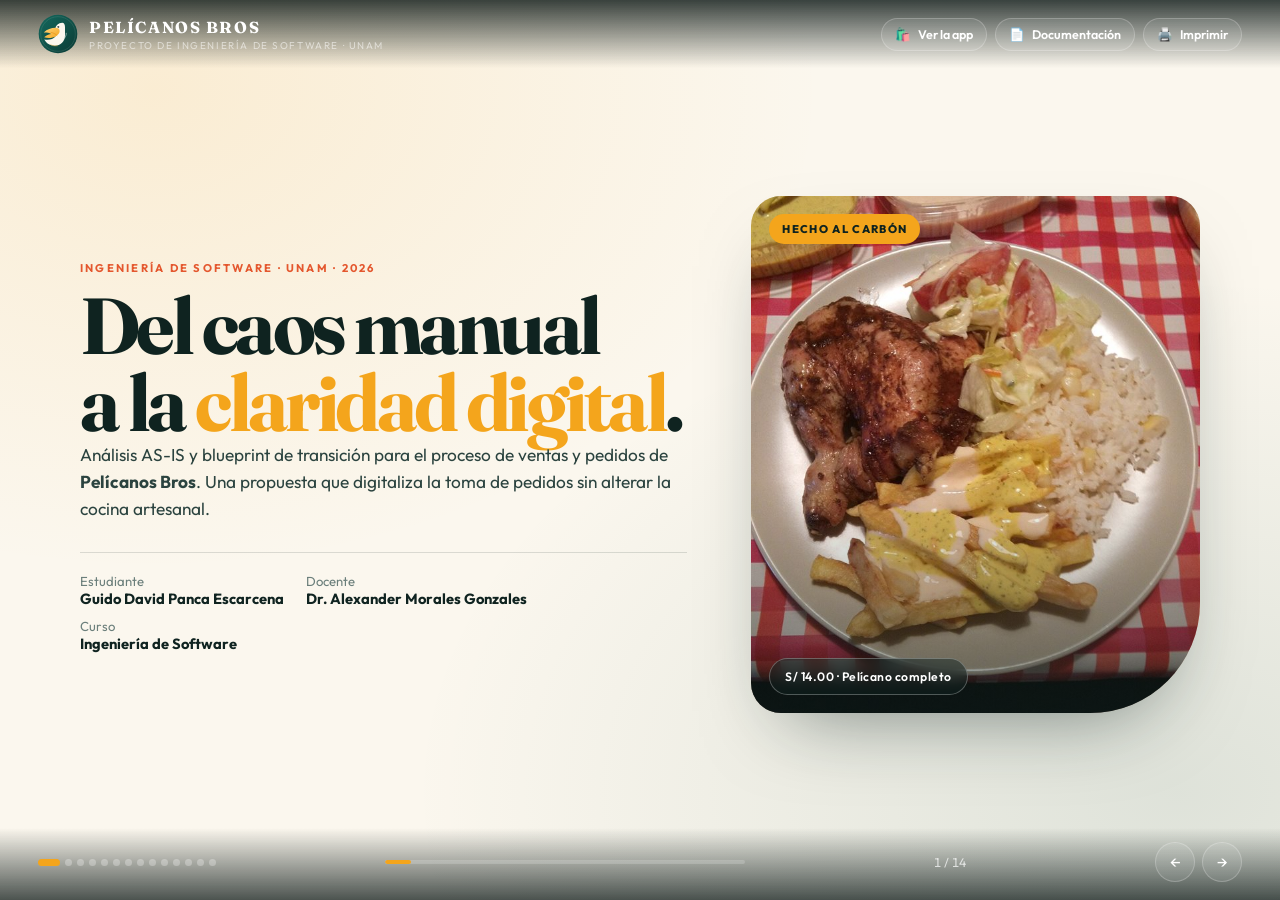
<file: presentacion.html>
<!DOCTYPE html>
<html lang="es">
<head>
  <meta charset="UTF-8">
  <meta name="viewport" content="width=device-width, initial-scale=1.0">
  <meta name="theme-color" content="#0b1715">
  <title>Presentación · Pelícanos Bros | Del caos manual a la claridad digital</title>
  <meta name="description" content="Presentación académica del proyecto Pelícanos Bros: análisis AS-IS, blueprint de transición y sistema web de pedidos con recojo en tienda.">
  <link rel="icon" href="img/logo.svg" type="image/svg+xml">
  <link rel="preconnect" href="https://fonts.googleapis.com">
  <link rel="preconnect" href="https://fonts.gstatic.com" crossorigin>
  <link href="https://fonts.googleapis.com/css2?family=Fraunces:opsz,wght@9..144,600;9..144,700;9..144,900&family=Outfit:wght@300;400;500;600;700;800&display=swap" rel="stylesheet">
  <link rel="stylesheet" href="css/presentacion.css">
</head>
<body>

  <header class="pres-barra">
    <a class="pres-marca" href="index.html" aria-label="Volver a la tienda Pelícanos Bros">
      <img src="img/logo.svg" alt="" width="40" height="40">
      <span>
        <strong>Pelícanos Bros</strong>
        <span>Proyecto de Ingeniería de Software · UNAM</span>
      </span>
    </a>
    <div class="pres-acciones">
      <a class="btn" href="index.html">🛍️ <span>Ver la app</span></a>
      <a class="btn" href="documentacion.html">📄 <span>Documentación</span></a>
      <button type="button" class="btn" id="btnImprimir" title="Imprimir o guardar como PDF">🖨️ <span>Imprimir</span></button>
    </div>
  </header>

  <main class="pres-escenario" id="escenario" aria-live="polite">

    <!-- 1 · PORTADA -->
    <section class="slide activa" data-slide="0" aria-label="Portada">
      <div class="slide-inner">
        <div class="portada-grid">
          <div class="portada-texto">
            <span class="sobre">Ingeniería de Software · UNAM · 2026</span>
            <h1>Del caos manual<br>a la <em>claridad digital</em>.</h1>
            <p class="slide-sub">Análisis AS-IS y blueprint de transición para el proceso de ventas y pedidos de <strong>Pelícanos Bros</strong>. Una propuesta que digitaliza la toma de pedidos sin alterar la cocina artesanal.</p>
            <div class="portada-meta">
              <div><span>Estudiante</span><strong>Guido David Panca Escarcena</strong></div>
              <div><span>Docente</span><strong>Dr. Alexander Morales Gonzales</strong></div>
              <div><span>Curso</span><strong>Ingeniería de Software</strong></div>
            </div>
          </div>
          <div class="portada-foto">
            <span class="portada-etiqueta">Hecho al carbón</span>
            <img src="img/platos/pollo.jpg" alt="Pelícano de pollo con arroz, papas fritas, ensalada y cremas de la casa">
            <span class="portada-sello">S/ 14.00 · Pelícano completo</span>
          </div>
        </div>
      </div>
    </section>

    <!-- 2 · PROBLEMA -->
    <section class="slide" data-slide="1" aria-label="El punto de partida">
      <div class="slide-inner">
        <span class="sobre">El punto de partida</span>
        <h2>Una operación que dependía<br>de la memoria del cajero.</h2>
        <p class="slide-sub">El flujo era 100% presencial y manual. El cajero concentraba la consulta del menú, el cálculo del importe, el cobro, el kardex y la comunicación con cocina. En horas pico, ese diseño se rompe.</p>
        <div class="grid-4">
          <article class="tarjeta">
            <span class="tarjeta-icono" aria-hidden="true">👀</span>
            <h3>Consultas a ciegas</h3>
            <p>Menú y disponibilidad se verificaban mentalmente o yendo a mirar la cocina, pedido tras pedido.</p>
          </article>
          <article class="tarjeta">
            <span class="tarjeta-icono" aria-hidden="true">🧮</span>
            <h3>Cálculos mentales</h3>
            <p>El total se sumaba a mano. Cada operación abría la puerta a errores de cobro y pérdidas.</p>
          </article>
          <article class="tarjeta">
            <span class="tarjeta-icono" aria-hidden="true">📒</span>
            <h3>Kardex manual</h3>
            <p>Las existencias se descontaban en papel después de cada venta. Con fila, el registro se omitía.</p>
          </article>
          <article class="tarjeta">
            <span class="tarjeta-icono" aria-hidden="true">📣</span>
            <h3>Comandas verbales</h3>
            <p>La orden llegaba a cocina a gritos o en papel, generando confusiones y reprocesos.</p>
          </article>
        </div>
        <p class="slide-sub"><strong>Dato clave del análisis:</strong> el cajero soportaba cerca del 80% de la carga cognitiva del proceso.</p>
      </div>
    </section>

    <!-- 3 · AS-IS -->
    <section class="slide slide-compacta" data-slide="2" aria-label="Flujo AS-IS">
      <div class="slide-inner">
        <span class="sobre">Diagnóstico AS-IS</span>
        <h2>Así se vendía antes.</h2>
        <p class="slide-sub">Un recorrido lineal con dos puntos críticos: la verificación de disponibilidad y el cierre administrativo de la venta.</p>
        <div class="flujo">
          <div class="flujo-paso"><span>01</span><strong>Solicitud</strong><small>El cliente pide plato y cantidad.</small></div>
          <div class="flujo-paso"><span>02</span><strong>Consulta manual</strong><small>Menú y stock “de memoria”.</small></div>
          <div class="flujo-paso"><span>03</span><strong>¿Disponible?</strong><small>Si no hay, termina sin venta.</small></div>
          <div class="flujo-paso"><span>04</span><strong>Cálculo mental</strong><small>Importe comunicado al cliente.</small></div>
          <div class="flujo-paso"><span>05</span><strong>Pago</strong><small>Efectivo en el mostrador.</small></div>
          <div class="flujo-paso"><span>06</span><strong>Registro en papel</strong><small>Venta y kardex manual.</small></div>
          <div class="flujo-paso"><span>07</span><strong>Comanda verbal</strong><small>La orden va a cocina.</small></div>
          <div class="flujo-paso"><span>08</span><strong>Preparación</strong><small>El cocinero produce el plato.</small></div>
          <div class="flujo-paso"><span>09</span><strong>Entrega</strong><small>Fin del ciclo presencial.</small></div>
        </div>
        <div class="grid-2">
          <article class="tarjeta">
            <span class="tarjeta-numero">A</span>
            <h3>Ruta positiva</h3>
            <p>Hay disponibilidad: se registra el pedido, se calcula el importe, se cobra, se actualiza el kardex y se envía la comanda.</p>
          </article>
          <article class="tarjeta">
            <span class="tarjeta-numero">B</span>
            <h3>Ruta negativa</h3>
            <p>No hay disponibilidad: se informa al cliente y el proceso termina sin venta. No queda registro de la demanda perdida.</p>
          </article>
        </div>
      </div>
    </section>

    <!-- 4 · ISHIKAWA -->
    <section class="slide" data-slide="3" aria-label="Resolución de problemas">
      <div class="slide-inner">
        <span class="sobre">Resolución de problemas</span>
        <h2>El problema no era la cocina:<br>era el sistema de información.</h2>
        <p class="slide-sub">El diagrama de Ishikawa agrupó las causas en seis frentes. La conclusión fue clara: la producción culinaria funciona; lo que falla es el soporte digital de la venta.</p>
        <div class="grid-3">
          <article class="tarjeta">
            <span class="tarjeta-icono" aria-hidden="true">👥</span>
            <h3>Mano de obra</h3>
            <p>Poca capacitación digital y errores de venta concentrados en una sola persona.</p>
          </article>
          <article class="tarjeta">
            <span class="tarjeta-icono" aria-hidden="true">🧩</span>
            <h3>Método</h3>
            <p>Procesos manuales, pedidos desorganizados y ausencia de un sistema web.</p>
          </article>
          <article class="tarjeta">
            <span class="tarjeta-icono" aria-hidden="true">📊</span>
            <h3>Medición</h3>
            <p>Reportes tardíos, ventas mal registradas y falta de indicadores para decidir.</p>
          </article>
          <article class="tarjeta">
            <span class="tarjeta-icono" aria-hidden="true">📦</span>
            <h3>Materiales</h3>
            <p>Datos de productos incompletos y descontrol de stock durante la operación.</p>
          </article>
          <article class="tarjeta">
            <span class="tarjeta-icono" aria-hidden="true">💻</span>
            <h3>Máquinas</h3>
            <p>Equipos insuficientes, computadoras lentas y fallas técnicas eventuales.</p>
          </article>
          <article class="tarjeta">
            <span class="tarjeta-icono" aria-hidden="true">🌐</span>
            <h3>Medio ambiente</h3>
            <p>Competencia digital, internet inestable y cambios constantes del mercado.</p>
          </article>
        </div>
      </div>
    </section>

    <!-- 5 · OBJETIVOS -->
    <section class="slide slide-oscura" data-slide="4" aria-label="Objetivos del proyecto">
      <div class="slide-inner">
        <span class="sobre">La misión</span>
        <h2>Digitalizar la venta,<br>no la receta.</h2>
        <p class="slide-sub">Diseñar un sistema web de ventas y pedidos que automatice el registro y el cobro de la atención presencial, manteniendo intacta la preparación artesanal.</p>
        <div class="grid-3">
          <article class="tarjeta tarjeta-oscura">
            <span class="tarjeta-numero">01</span>
            <h3>Documentar la operación actual</h3>
            <p>Modelar el proceso AS-IS con actores, gateways y puntos críticos para tener una línea base objetiva.</p>
          </article>
          <article class="tarjeta tarjeta-oscura">
            <span class="tarjeta-numero">02</span>
            <h3>Detectar cuellos de botella</h3>
            <p>Identificar dónde se pierden tiempo, dinero y trazabilidad: cálculos, stock, comandas y reportes.</p>
          </article>
          <article class="tarjeta tarjeta-oscura">
            <span class="tarjeta-numero">03</span>
            <h3>Trazar la arquitectura TO-BE</h3>
            <p>Definir la solución digital y construir un prototipo funcional que demuestre la viabilidad.</p>
          </article>
        </div>
        <p class="slide-sub"><strong>Principio rector:</strong> automatización quirúrgica. El sistema alivia la carga administrativa sin cambiar la esencia del negocio.</p>
      </div>
    </section>

    <!-- 6 · SOLUCIÓN -->
    <section class="slide" data-slide="5" aria-label="La solución">
      <div class="slide-inner">
        <span class="sobre">La solución propuesta</span>
        <h2>Un sistema web con dos experiencias:<br>cliente y administración.</h2>
        <p class="slide-sub">El cliente arma su pedido y elige su hora de recojo. El administrador ve todo: qué se pidió, cuánto se pagó, a qué hora y en qué estado va la comanda.</p>
        <div class="grid-3">
          <article class="tarjeta">
            <span class="tarjeta-icono" aria-hidden="true">🍗</span>
            <h3>Menú digital</h3>
            <p>Productos con foto, descripción, precio y disponibilidad actualizada en tiempo real.</p>
          </article>
          <article class="tarjeta">
            <span class="tarjeta-icono" aria-hidden="true">🎛️</span>
            <h3>Personalización</h3>
            <p>Con arroz, papa, ensalada y cremas. Quitar descuenta; pedir extra suma. El total se recalcula solo.</p>
          </article>
          <article class="tarjeta">
            <span class="tarjeta-icono" aria-hidden="true">🕐</span>
            <h3>Recojo con hora</h3>
            <p>El cliente elige cuándo pasar. El pedido entra a una cola ordenada por hora de recojo.</p>
          </article>
          <article class="tarjeta">
            <span class="tarjeta-icono" aria-hidden="true">💳</span>
            <h3>Pago declarado</h3>
            <p>Efectivo, Yape, Plin o transferencia. El administrador verifica y marca el pago como pagado.</p>
          </article>
          <article class="tarjeta">
            <span class="tarjeta-icono" aria-hidden="true">🔥</span>
            <h3>Comanda digital</h3>
            <p>La cocina ve la orden en pantalla, con notas y acompañamientos. Se acabaron los gritos.</p>
          </article>
          <article class="tarjeta">
            <span class="tarjeta-icono" aria-hidden="true">🔐</span>
            <h3>Historial privado</h3>
            <p>Cada cliente ve únicamente sus pedidos, con código, total, hora y estado de pago.</p>
          </article>
        </div>
      </div>
    </section>

    <!-- 7 · CLIENTE -->
    <section class="slide" data-slide="6" aria-label="Experiencia del cliente">
      <div class="slide-inner">
        <div class="portada-grid">
          <div>
            <span class="sobre">Experiencia del cliente</span>
            <h2>Del antojo al recojo<br>en cuatro pasos.</h2>
            <p class="slide-sub">Una interfaz pensada para pedir desde el celular, sin instalar nada y sin llamar por teléfono.</p>
            <div class="grid-2">
              <article class="tarjeta">
                <span class="tarjeta-numero">01</span>
                <h3>Elige tu pelícano</h3>
                <p>Pollo, carne o mixto. También bebidas y extras.</p>
              </article>
              <article class="tarjeta">
                <span class="tarjeta-numero">02</span>
                <h3>Personaliza</h3>
                <p>Quita o agrega acompañamientos y escribe notas.</p>
              </article>
              <article class="tarjeta">
                <span class="tarjeta-numero">03</span>
                <h3>Confirma</h3>
                <p>Hora de recojo, método de pago y datos de contacto.</p>
              </article>
              <article class="tarjeta">
                <span class="tarjeta-numero">04</span>
                <h3>Recoge</h3>
                <p>Da tu código PB-000X y sigue el estado desde tu cuenta.</p>
              </article>
            </div>
          </div>
          <div class="portada-foto">
            <span class="portada-etiqueta">Personaliza</span>
            <img src="img/platos/mixto.jpg" alt="Pelícano mixto con pollo y carne, acompañado de arroz, papas, ensalada y cremas">
            <span class="portada-sello">Sin arroz · − S/ 2.00</span>
          </div>
        </div>
      </div>
    </section>

    <!-- 8 · ADMIN -->
    <section class="slide" data-slide="7" aria-label="Panel del administrador">
      <div class="slide-inner">
        <span class="sobre">Experiencia del administrador</span>
        <h2>Cinco pantallas para<br>toda la operación.</h2>
        <p class="slide-sub">El panel concentra la información que antes estaba repartida entre memoria, papel y gritos.</p>
        <div class="grid-3">
          <article class="tarjeta">
            <span class="tarjeta-icono" aria-hidden="true">📊</span>
            <h3>Resumen</h3>
            <p>Pedidos del día, recojos próximos, ventas pagadas, por cobrar y clientes activos.</p>
          </article>
          <article class="tarjeta">
            <span class="tarjeta-icono" aria-hidden="true">🧾</span>
            <h3>Pedidos</h3>
            <p>Tabla filtrable con código, cliente, hora de recojo, total, pago y estado. Exportable a CSV.</p>
          </article>
          <article class="tarjeta">
            <span class="tarjeta-icono" aria-hidden="true">🔥</span>
            <h3>Cocina</h3>
            <p>Tablero por etapas: por preparar, en preparación y listos. Un clic avanza la comanda.</p>
          </article>
          <article class="tarjeta">
            <span class="tarjeta-icono" aria-hidden="true">👥</span>
            <h3>Clientes</h3>
            <p>Historial completo por cliente: pedidos, total pagado, por cobrar y último pedido.</p>
          </article>
          <article class="tarjeta">
            <span class="tarjeta-icono" aria-hidden="true">🍽️</span>
            <h3>Menú</h3>
            <p>Edición de precios y disponibilidad. Los cambios se reflejan al instante en la tienda.</p>
          </article>
          <article class="tarjeta">
            <span class="tarjeta-icono" aria-hidden="true">🖨️</span>
            <h3>Comanda imprimible</h3>
            <p>Ticket de 80 mm con código, hora de recojo, detalle, notas y estado de pago.</p>
          </article>
        </div>
      </div>
    </section>

    <!-- 9 · PRECIOS -->
    <section class="slide" data-slide="8" aria-label="Motor de precios">
      <div class="slide-inner">
        <span class="sobre">Regla de negocio</span>
        <h2>El precio se calcula solo.<br>Y se explica solo.</h2>
        <p class="slide-sub">La base incluye los cuatro acompañamientos. Cada ajuste tiene un valor transparente y el cliente ve el desglose antes de confirmar.</p>
        <div class="precio-demo">
          <div>
            <table class="precio-tabla">
              <thead>
                <tr><th>Concepto</th><th>Ajuste</th></tr>
              </thead>
              <tbody>
                <tr><td>Pelícano de pollo completo</td><td><strong>S/ 14.00</strong></td></tr>
                <tr><td>Sin arroz</td><td class="resta">− S/ 2.00</td></tr>
                <tr><td>Sin papa frita</td><td class="resta">− S/ 2.00</td></tr>
                <tr><td>Sin ensalada</td><td class="resta">− S/ 2.00</td></tr>
                <tr><td>Sin cremas de la casa</td><td class="resta">− S/ 1.00</td></tr>
                <tr><td>Extra de arroz, papa o ensalada</td><td class="suma">+ S/ 2.00</td></tr>
                <tr><td>Extra de cremas</td><td class="suma">+ S/ 1.00</td></tr>
              </tbody>
            </table>
          </div>
          <div class="precio-total">
            <small>Ejemplo real</small>
            <strong>S/ 24.00</strong>
            <span>2 × Pelícano de pollo sin arroz<br>2 × S/ 12.00 = S/ 24.00</span>
          </div>
        </div>
        <p class="slide-sub">El cálculo ocurre en el navegador y se guarda con el pedido. El administrador no vuelve a teclear importes: reduce el error humano y las discusiones en caja.</p>
      </div>
    </section>

    <!-- 10 · ARQUITECTURA -->
    <section class="slide slide-oscura" data-slide="9" aria-label="Arquitectura">
      <div class="slide-inner">
        <span class="sobre">Arquitectura de la solución</span>
        <h2>Simple, portable y<br>lista para GitHub Pages.</h2>
        <p class="slide-sub">El prototipo es una aplicación web estática. No necesita servidor ni base de datos para demostrar el flujo completo.</p>
        <div class="arquitectura">
          <article class="capa">
            <span>Capa 1</span>
            <strong>Interfaz</strong>
            <p>HTML semántico, CSS responsive y JavaScript vanilla. Dos aplicaciones: tienda y panel.</p>
          </article>
          <article class="capa">
            <span>Capa 2</span>
            <strong>Lógica de negocio</strong>
            <p>Precios, autenticación, pedidos, estados, pagos y trazabilidad en <code>js/datos.js</code>.</p>
          </article>
          <article class="capa">
            <span>Capa 3</span>
            <strong>Persistencia demo</strong>
            <p><code>localStorage</code> del navegador. Suficiente para la demo; reemplazable por una API y una BD relacional.</p>
          </article>
        </div>
        <div class="grid-2">
          <article class="tarjeta tarjeta-oscura">
            <h3>Ventajas del prototipo</h3>
            <p>Se despliega en minutos, no tiene costo de infraestructura y permite validar la experiencia con usuarios reales antes de invertir en un backend.</p>
          </article>
          <article class="tarjeta tarjeta-oscura">
            <h3>Límite consciente</h3>
            <p>Los datos viven en un solo navegador. Para producción se requiere API, base de datos, autenticación robusta y pasarela de pagos.</p>
          </article>
        </div>
      </div>
    </section>

    <!-- 11 · TO-BE -->
    <section class="slide" data-slide="10" aria-label="Matriz de transición">
      <div class="slide-inner">
        <span class="sobre">Matriz de transición</span>
        <h2>Qué se automatiza<br>y qué se mantiene.</h2>
        <p class="slide-sub">La digitalización no reemplaza al cocinero ni al cliente. Reemplaza el trabajo administrativo repetitivo y propenso a error.</p>
        <table class="comparativa">
          <thead>
            <tr><th>Etapa</th><th>AS-IS</th><th>TO-BE</th></tr>
          </thead>
          <tbody>
            <tr><td>Consulta de menú y stock</td><td class="mal">De memoria / física</td><td class="bien">Menú digital con disponibilidad en tiempo real</td></tr>
            <tr><td>Cálculo del importe</td><td class="mal">Mental y manual</td><td class="bien">Automático y con desglose visible</td></tr>
            <tr><td>Registro de la venta</td><td class="mal">Papel / kardex manual</td><td class="bien">Pedido digital con código único</td></tr>
            <tr><td>Comanda a cocina</td><td class="mal">Verbal o papel</td><td class="bien">Tablero de cocina en pantalla</td></tr>
            <tr><td>Estado del pedido</td><td class="mal">Sin visibilidad</td><td class="bien">Recibido → preparación → listo → entregado</td></tr>
            <tr><td>Pago</td><td class="mal">Cobro y registro manual</td><td class="bien">Método declarado + verificación del admin</td></tr>
            <tr><td>Historial del cliente</td><td class="mal">Inexistente</td><td class="bien">Privado, consultable y actualizado</td></tr>
            <tr><td>Preparación física</td><td class="bien">Artesanal</td><td class="bien">Se mantiene igual</td></tr>
          </tbody>
        </table>
      </div>
    </section>

    <!-- 12 · DEMO -->
    <section class="slide slide-oscura" data-slide="11" aria-label="Demo y credenciales">
      <div class="slide-inner">
        <span class="sobre">Demo funcional</span>
        <h2>Probar es la mejor<br>forma de validar.</h2>
        <p class="slide-sub">La demo incluye usuarios, pedidos de ejemplo, panel de administración y datos persistentes en el navegador. No uses contraseñas reales.</p>
        <div class="credenciales">
          <article class="credencial">
            <h3>👤 Cliente</h3>
            <dl>
              <dt>Usuario</dt><dd>maria</dd>
              <dt>Correo</dt><dd>maria@demo.pe</dd>
              <dt>Contraseña</dt><dd>Cliente2026*</dd>
              <dt>Alterno</dt><dd>juan · juan@demo.pe</dd>
            </dl>
            <p class="nota">María y Juan tienen historiales separados. Cada uno ve únicamente sus propios pedidos.</p>
          </article>
          <article class="credencial">
            <h3>🛠️ Administrador</h3>
            <dl>
              <dt>Usuario</dt><dd>admin</dd>
              <dt>Contraseña</dt><dd>Admin2026*</dd>
              <dt>Acceso</dt><dd>admin.html</dd>
              <dt>Funciones</dt><dd>Pedidos, pagos, cocina, clientes y menú</dd>
            </dl>
            <p class="nota">El panel no es accesible con cuentas de cliente. Los pagos se verifican manualmente.</p>
          </article>
        </div>
        <div class="cierre-links">
          <a href="index.html">Abrir la tienda →</a>
          <a class="secundario" href="admin.html">Abrir el panel →</a>
        </div>
      </div>
    </section>

    <!-- 13 · RESULTADOS -->
    <section class="slide" data-slide="12" aria-label="Resultados y siguientes pasos">
      <div class="slide-inner">
        <span class="sobre">Resultados esperados</span>
        <h2>Menos tiempo administrando,<br>más tiempo atendiendo.</h2>
        <div class="grid-3">
          <article class="tarjeta">
            <span class="tarjeta-icono" aria-hidden="true">⏱️</span>
            <h3>Menos espera</h3>
            <p>El cliente no espera a que el cajero consulte el menú ni a que sume el total a mano.</p>
          </article>
          <article class="tarjeta">
            <span class="tarjeta-icono" aria-hidden="true">🎯</span>
            <h3>Menos errores</h3>
            <p>El precio se calcula una sola vez y queda guardado con el pedido. No se reescribe ni se reinterpreta.</p>
          </article>
          <article class="tarjeta">
            <span class="tarjeta-icono" aria-hidden="true">🧭</span>
            <h3>Más trazabilidad</h3>
            <p>Cada pedido tiene código, hora, estado, método de pago y eventos. La información deja de depender de la memoria.</p>
          </article>
        </div>
        <div class="grid-2">
          <article class="tarjeta">
            <h3>Validación directiva</h3>
            <p>Confirmar con la gerencia los supuestos del AS-IS: orden de consulta de stock, secuencia de cobro y manejo de rechazos.</p>
          </article>
          <article class="tarjeta">
            <h3>Siguiente sprint</h3>
            <p>Migrar el prototipo a una API con base de datos relacional, autenticación robusta, inventario real y pasarela de pagos.</p>
          </article>
        </div>
        <p class="slide-sub"><strong>Conclusión:</strong> la automatización es viable y quirúrgica. Se puede empezar por el módulo de pedidos y cálculo automático, sin detener la operación.</p>
      </div>
    </section>

    <!-- 14 · CIERRE -->
    <section class="slide slide-oscura" data-slide="13" aria-label="Cierre">
      <div class="slide-inner">
        <div class="cierre-grid">
          <div>
            <span class="sobre">Gracias</span>
            <h1>Del caos manual<br>a la <em>claridad digital</em>.</h1>
            <p class="slide-sub">Un proyecto académico que demuestra que la transformación digital no empieza con más tecnología, sino con entender el proceso que se quiere mejorar.</p>
            <div class="cierre-links">
              <a href="index.html">Ver la aplicación →</a>
              <a class="secundario" href="documentacion.html">Leer documentación</a>
              <a class="secundario" href="docs/CREDENCIALES.md">Credenciales demo</a>
            </div>
          </div>
          <aside class="cierre-firma">
            <strong>Guido David Panca Escarcena</strong>
            <span>Analista de Sistemas · Ingeniería de Software</span>
            <p>Universidad Nacional de Moquegua (UNAM)<br>Docente: Dr. Alexander Morales Gonzales<br>Pelícanos Bros · Moquegua, Perú · 2026</p>
          </aside>
        </div>
      </div>
    </section>

  </main>

  <footer class="pres-pie">
    <div class="pres-puntos" id="puntos" aria-label="Ir a una diapositiva"></div>
    <div class="pres-progreso" aria-hidden="true"><span id="progreso"></span></div>
    <span class="pres-contador" id="contador">1 / 14</span>
    <div class="pres-flechas">
      <button type="button" id="btnAnterior" aria-label="Diapositiva anterior">←</button>
      <button type="button" id="btnSiguiente" aria-label="Diapositiva siguiente">→</button>
    </div>
  </footer>

  <script src="js/presentacion.js"></script>
</body>
</html>
</file>
<file: css/estilos.css>
/* ============================================================
   Pelícanos Bros · Hoja de estilos principal
   ============================================================ */

:root {
  --tinta: #0f2320;
  --tinta-2: #2b433f;
  --musgo: #0f4c45;
  --musgo-2: #14685d;
  --menta: #dff1e9;
  --menta-2: #eef8f3;
  --crema: #fbf7ee;
  --crema-2: #f4ecdc;
  --arena: #efe3cd;
  --mango: #f4a51c;
  --mango-2: #ffd37a;
  --coral: #e4572e;
  --rojo: #c73e2e;
  --azul: #2f6fb0;
  --blanco: #ffffff;
  --gris: #6b7f7b;
  --gris-2: #93a5a1;
  --borde: rgba(15, 35, 32, 0.12);
  --borde-fuerte: rgba(15, 35, 32, 0.22);
  --sombra-sm: 0 10px 28px -16px rgba(15, 35, 32, 0.32);
  --sombra: 0 30px 75px -34px rgba(15, 35, 32, 0.48);
  --radio: 22px;
  --radio-sm: 14px;
  --fuente: "Outfit", system-ui, -apple-system, "Segoe UI", sans-serif;
  --display: "Fraunces", Georgia, "Times New Roman", serif;
}

*,
*::before,
*::after {
  box-sizing: border-box;
}

html {
  scroll-behavior: smooth;
  scroll-padding-top: 88px;
}

body {
  margin: 0;
  font-family: var(--fuente);
  background: var(--crema);
  color: var(--tinta);
  line-height: 1.55;
  -webkit-font-smoothing: antialiased;
  text-rendering: optimizeLegibility;
}

body.sin-scroll {
  overflow: hidden;
}

img {
  display: block;
  max-width: 100%;
}

a {
  color: inherit;
  text-decoration: none;
}

button,
input,
select,
textarea {
  font: inherit;
  color: inherit;
}

button {
  cursor: pointer;
}

h1,
h2,
h3,
h4,
p {
  margin: 0;
}

ul,
ol {
  margin: 0;
  padding: 0;
  list-style: none;
}

[hidden] {
  display: none !important;
}

::selection {
  background: var(--mango-2);
  color: var(--tinta);
}

.sr-only {
  position: absolute;
  width: 1px;
  height: 1px;
  padding: 0;
  margin: -1px;
  overflow: hidden;
  clip: rect(0, 0, 0, 0);
  white-space: nowrap;
  border: 0;
}

.saltar {
  position: fixed;
  top: -60px;
  left: 16px;
  z-index: 300;
  background: var(--tinta);
  color: #fff;
  padding: 10px 18px;
  border-radius: 0 0 12px 12px;
  transition: top 0.2s ease;
}

.saltar:focus {
  top: 0;
}

/* ---------------- Tipografía y utilidades ---------------- */

.sobre {
  display: inline-block;
  font-size: 0.72rem;
  font-weight: 700;
  letter-spacing: 0.18em;
  text-transform: uppercase;
  color: var(--coral);
}

.sobre-claro {
  color: var(--mango-2);
}

.contenedor {
  width: 100%;
  max-width: 1200px;
  margin: 0 auto;
  padding: 0 24px;
}

.seccion {
  padding: 76px 0;
}

.cabecera-seccion {
  display: flex;
  align-items: flex-end;
  justify-content: space-between;
  gap: 28px;
}

.cabecera-seccion h2 {
  font-family: var(--display);
  font-size: clamp(2rem, 3.6vw, 3.1rem);
  line-height: 1.02;
  letter-spacing: -0.03em;
  margin: 10px 0 12px;
}

.cabecera-seccion p {
  max-width: 62ch;
  color: var(--tinta-2);
  font-size: 1.02rem;
}

.cabecera-centrada {
  display: block;
  text-align: center;
  max-width: 760px;
  margin: 0 auto;
}

.cabecera-centrada p {
  margin: 0 auto;
}

/* ---------------- Botones ---------------- */

.btn {
  display: inline-flex;
  align-items: center;
  justify-content: center;
  gap: 8px;
  border: 1px solid transparent;
  border-radius: 999px;
  padding: 11px 20px;
  font-size: 0.92rem;
  font-weight: 600;
  line-height: 1.2;
  background: transparent;
  transition: background 0.18s ease, color 0.18s ease, border-color 0.18s ease, transform 0.18s ease, box-shadow 0.18s ease;
}

.btn:hover {
  transform: translateY(-1px);
}

.btn:active {
  transform: translateY(0);
}

.btn:focus-visible,
input:focus-visible,
select:focus-visible,
textarea:focus-visible,
button:focus-visible,
a:focus-visible {
  outline: 3px solid var(--mango);
  outline-offset: 2px;
}

.btn:disabled {
  opacity: 0.5;
  cursor: not-allowed;
  transform: none;
}

.btn-primario {
  background: var(--musgo);
  color: #fff;
  box-shadow: 0 10px 24px -14px rgba(15, 76, 69, 0.7);
}

.btn-primario:hover {
  background: var(--musgo-2);
}

.btn-mango {
  background: var(--mango);
  color: var(--tinta);
  box-shadow: 0 10px 24px -14px rgba(244, 165, 28, 0.8);
}

.btn-mango:hover {
  background: var(--mango-2);
}

.btn-fantasma {
  border-color: var(--borde-fuerte);
  color: var(--tinta);
  background: rgba(255, 255, 255, 0.4);
}

.btn-fantasma:hover {
  background: #fff;
  border-color: var(--tinta);
}

.btn-texto {
  color: var(--musgo);
  padding-left: 6px;
  padding-right: 6px;
}

.btn-texto:hover {
  color: var(--coral);
}

.btn-peligro {
  color: var(--rojo);
  border-color: rgba(199, 62, 46, 0.35);
  background: #fdf1ef;
}

.btn-peligro:hover {
  background: #fbe3df;
}

.btn-grande {
  padding: 14px 26px;
  font-size: 1rem;
}

.btn-chico {
  padding: 8px 14px;
  font-size: 0.82rem;
}

.btn-mini {
  padding: 6px 11px;
  font-size: 0.76rem;
}

.btn-bloque {
  width: 100%;
}

/* ---------------- Header ---------------- */

.barra {
  position: sticky;
  top: 0;
  z-index: 60;
  background: rgba(251, 247, 238, 0.86);
  backdrop-filter: blur(16px);
  -webkit-backdrop-filter: blur(16px);
  border-bottom: 1px solid var(--borde);
}

.barra-inner {
  max-width: 1200px;
  margin: 0 auto;
  padding: 12px 24px;
  display: flex;
  align-items: center;
  gap: 20px;
}

.marca {
  display: inline-flex;
  align-items: center;
  gap: 11px;
  flex-shrink: 0;
}

.marca img {
  width: 46px;
  height: 46px;
  border-radius: 50%;
  box-shadow: 0 6px 16px -10px rgba(15, 35, 32, 0.6);
}

.marca-texto strong {
  display: block;
  font-family: var(--display);
  font-size: 1.1rem;
  line-height: 1.05;
  letter-spacing: -0.02em;
}

.marca-texto span {
  display: block;
  margin-top: 3px;
  font-size: 0.64rem;
  font-weight: 600;
  letter-spacing: 0.13em;
  text-transform: uppercase;
  color: var(--gris);
}

.marca-clara {
  color: #fff;
}

.marca-clara .marca-texto span {
  color: rgba(255, 255, 255, 0.55);
}

.nav {
  display: flex;
  align-items: center;
  gap: 4px;
  margin-left: auto;
}

.nav a {
  padding: 9px 13px;
  border-radius: 999px;
  font-size: 0.9rem;
  font-weight: 500;
  color: var(--tinta-2);
  transition: background 0.18s ease, color 0.18s ease;
}

.nav a:hover {
  background: var(--crema-2);
  color: var(--tinta);
}

.zona-sesion {
  display: flex;
  align-items: center;
  gap: 8px;
}

.chip-usuario {
  display: inline-flex;
  align-items: center;
  gap: 9px;
  background: #fff;
  border: 1px solid var(--borde);
  border-radius: 999px;
  padding: 5px 12px 5px 5px;
}

.avatar {
  width: 34px;
  height: 34px;
  border-radius: 50%;
  display: inline-grid;
  place-items: center;
  background: var(--mango);
  color: var(--tinta);
  font-weight: 700;
  font-size: 0.9rem;
  flex-shrink: 0;
}

.chip-texto {
  display: flex;
  flex-direction: column;
  line-height: 1.1;
}

.chip-texto small {
  font-size: 0.64rem;
  color: var(--gris);
}

.chip-texto strong {
  font-size: 0.82rem;
}

/* ---------------- Hero ---------------- */

.hero {
  position: relative;
  max-width: 1200px;
  margin: 0 auto;
  padding: 58px 24px 52px;
  display: grid;
  grid-template-columns: 1.05fr 0.95fr;
  gap: 54px;
  align-items: center;
}

.hero::before {
  content: "";
  position: absolute;
  top: -120px;
  right: -160px;
  width: 520px;
  height: 520px;
  background: radial-gradient(circle, rgba(255, 211, 122, 0.45), transparent 68%);
  z-index: -1;
  pointer-events: none;
}

.etiqueta {
  display: inline-flex;
  align-items: center;
  gap: 8px;
  background: var(--menta);
  color: var(--musgo);
  border: 1px solid rgba(15, 76, 69, 0.12);
  border-radius: 999px;
  padding: 7px 14px;
  font-size: 0.76rem;
  font-weight: 700;
  letter-spacing: 0.03em;
}

.hero h1 {
  font-family: var(--display);
  font-size: clamp(2.7rem, 5.5vw, 4.7rem);
  line-height: 0.98;
  letter-spacing: -0.045em;
  margin: 20px 0 20px;
}

.hero h1 em {
  position: relative;
  z-index: 0;
  font-style: normal;
  color: var(--coral);
}

.hero h1 em::after {
  content: "";
  position: absolute;
  left: -2px;
  right: -2px;
  bottom: 0.05em;
  height: 0.17em;
  background: var(--mango-2);
  border-radius: 999px;
  z-index: -1;
  transform: rotate(-1deg);
}

.hero-texto > p {
  max-width: 55ch;
  font-size: 1.06rem;
  color: var(--tinta-2);
  line-height: 1.7;
}

.hero-acciones {
  display: flex;
  flex-wrap: wrap;
  gap: 12px;
  margin-top: 28px;
}

.hero-datos {
  display: flex;
  gap: 30px;
  margin-top: 38px;
  padding-top: 22px;
  border-top: 1px solid var(--borde);
}

.hero-datos div {
  display: flex;
  flex-direction: column;
}

.hero-datos strong {
  font-family: var(--display);
  font-size: 1.15rem;
  letter-spacing: -0.02em;
}

.hero-datos span {
  font-size: 0.74rem;
  color: var(--gris);
}

.hero-visual {
  position: relative;
  display: flex;
  justify-content: center;
  padding: 12px 6px;
}

.hero-visual::before {
  content: "";
  position: absolute;
  width: 88%;
  aspect-ratio: 1;
  border-radius: 50%;
  background: var(--menta);
  top: 8%;
  left: 6%;
  z-index: -1;
}

.hero-foto-marco {
  position: relative;
  width: min(100%, 430px);
  aspect-ratio: 4 / 5;
  border-radius: 240px 240px 32px 32px;
  overflow: hidden;
  border: 8px solid #fff;
  box-shadow: var(--sombra);
  transform: rotate(-1.4deg);
}

.hero-foto-marco img {
  width: 100%;
  height: 100%;
  object-fit: cover;
}

.sticker {
  position: absolute;
  right: 18px;
  bottom: 20px;
  background: var(--mango);
  color: var(--tinta);
  font-size: 0.72rem;
  font-weight: 700;
  letter-spacing: 0.04em;
  padding: 9px 14px;
  border-radius: 999px;
  box-shadow: 0 10px 22px -12px rgba(15, 35, 32, 0.6);
  transform: rotate(2deg);
}

.tarjeta-flotante {
  position: absolute;
  display: flex;
  align-items: center;
  gap: 10px;
  background: #fff;
  border: 1px solid var(--borde);
  border-radius: 16px;
  padding: 10px 14px;
  box-shadow: var(--sombra-sm);
  z-index: 2;
}

.tarjeta-flotante strong {
  display: block;
  font-size: 0.84rem;
  line-height: 1.15;
}

.tarjeta-flotante small {
  display: block;
  font-size: 0.68rem;
  color: var(--gris);
}

.tarjeta-icono {
  display: grid;
  place-items: center;
  width: 34px;
  height: 34px;
  background: var(--menta);
  border-radius: 50%;
  font-size: 0.95rem;
}

.tarjeta-arriba {
  top: 13%;
  left: -4%;
}

.tarjeta-abajo {
  right: -4%;
  bottom: 7%;
  align-items: stretch;
}

.mini-precio {
  display: block;
  border-left: 1px dashed var(--borde-fuerte);
  padding-left: 12px;
  font-size: 0.66rem;
  color: var(--gris);
  text-align: right;
}

.mini-precio strong {
  color: var(--coral);
  font-size: 0.8rem;
}

/* ---------------- Tira de beneficios ---------------- */

.tira {
  max-width: 1200px;
  margin: 0 auto;
  background: var(--tinta);
  color: #f2f7f5;
  border-radius: 26px;
  padding: 24px 28px;
  display: grid;
  grid-template-columns: repeat(4, 1fr);
  gap: 24px;
}

.tira > div {
  display: flex;
  flex-direction: column;
  gap: 4px;
}

.tira > div > span {
  font-size: 1.2rem;
  margin-bottom: 3px;
}

.tira strong {
  font-size: 0.92rem;
}

.tira small {
  font-size: 0.76rem;
  color: rgba(255, 255, 255, 0.55);
  line-height: 1.4;
}

/* ---------------- Cómo funciona ---------------- */

.seccion-como {
  padding-top: 84px;
}

.pasos {
  display: grid;
  grid-template-columns: repeat(3, 1fr);
  gap: 18px;
  margin-top: 36px;
}

.paso {
  position: relative;
  background: #fff;
  border: 1px solid var(--borde);
  border-radius: var(--radio);
  padding: 26px;
  overflow: hidden;
  box-shadow: var(--sombra-sm);
}

.paso-numero {
  position: absolute;
  top: -18px;
  right: 12px;
  font-family: var(--display);
  font-size: 5.4rem;
  font-weight: 900;
  color: var(--crema-2);
  line-height: 1;
  pointer-events: none;
}

.paso-icono {
  display: grid;
  place-items: center;
  width: 54px;
  height: 54px;
  border-radius: 16px;
  background: var(--menta);
  font-size: 1.5rem;
  margin-bottom: 18px;
}

.paso h3 {
  position: relative;
  font-family: var(--display);
  font-size: 1.25rem;
  margin-bottom: 8px;
}

.paso p {
  position: relative;
  color: var(--gris);
  font-size: 0.9rem;
  line-height: 1.6;
}

/* ---------------- Menú ---------------- */

.seccion-menu {
  background:
    radial-gradient(circle at 90% 0%, rgba(255, 211, 122, 0.24), transparent 34%),
    linear-gradient(180deg, var(--crema) 0%, #f7efdf 100%);
}

.leyenda-precios {
  display: flex;
  flex-wrap: wrap;
  gap: 14px;
  font-size: 0.76rem;
  color: var(--gris);
  padding-bottom: 8px;
}

.leyenda-precios span {
  display: inline-flex;
  align-items: center;
  gap: 6px;
}

.punto {
  display: inline-block;
  width: 8px;
  height: 8px;
  border-radius: 50%;
  flex-shrink: 0;
}

.punto-verde { background: var(--musgo-2); }
.punto-rojo { background: var(--coral); }
.punto-mango { background: var(--mango); }
.punto-azul { background: var(--azul); }

.menu-layout {
  display: grid;
  grid-template-columns: minmax(0, 1fr) 370px;
  gap: 28px;
  align-items: start;
  margin-top: 30px;
}

.filtros {
  display: flex;
  flex-wrap: wrap;
  gap: 8px;
  margin-bottom: 18px;
}

.filtros button {
  border: 1px solid var(--borde);
  background: rgba(255, 255, 255, 0.65);
  color: var(--tinta-2);
  border-radius: 999px;
  padding: 8px 15px;
  font-size: 0.82rem;
  font-weight: 600;
  transition: all 0.18s ease;
}

.filtros button:hover {
  background: #fff;
  border-color: var(--borde-fuerte);
}

.filtros button.activo {
  background: var(--musgo);
  color: #fff;
  border-color: var(--musgo);
}

.productos {
  display: grid;
  grid-template-columns: repeat(2, minmax(0, 1fr));
  gap: 18px;
}

.producto {
  display: flex;
  flex-direction: column;
  background: #fff;
  border: 1px solid var(--borde);
  border-radius: var(--radio);
  overflow: hidden;
  box-shadow: var(--sombra-sm);
  transition: transform 0.22s ease, box-shadow 0.22s ease, border-color 0.22s ease;
}

.producto:hover {
  transform: translateY(-4px);
  box-shadow: var(--sombra);
  border-color: rgba(15, 76, 69, 0.28);
}

.producto-foto {
  position: relative;
  aspect-ratio: 4 / 3;
  overflow: hidden;
  background: var(--crema-2);
}

.producto-foto img {
  width: 100%;
  height: 100%;
  object-fit: cover;
  transition: transform 0.5s ease;
}

.producto:hover .producto-foto img {
  transform: scale(1.045);
}

.producto-foto::after {
  content: "";
  position: absolute;
  inset: 0;
  background: linear-gradient(to top, rgba(15, 35, 32, 0.28), transparent 46%);
  pointer-events: none;
}

.producto-etiqueta {
  position: absolute;
  top: 12px;
  left: 12px;
  z-index: 1;
  background: var(--mango);
  color: var(--tinta);
  font-size: 0.66rem;
  font-weight: 800;
  letter-spacing: 0.06em;
  text-transform: uppercase;
  padding: 5px 10px;
  border-radius: 999px;
  box-shadow: 0 6px 16px -10px rgba(15, 35, 32, 0.7);
}

.producto-agotado {
  position: absolute;
  inset: 0;
  z-index: 1;
  display: grid;
  place-items: center;
  background: rgba(15, 35, 32, 0.64);
  color: #fff;
  font-size: 0.78rem;
  font-weight: 800;
  letter-spacing: 0.12em;
  text-transform: uppercase;
}

.producto-agotado-card .producto-foto img {
  filter: grayscale(0.7);
}

.producto-cuerpo {
  display: flex;
  flex-direction: column;
  gap: 10px;
  padding: 16px 17px 17px;
  flex: 1;
}

.producto-titulo {
  display: flex;
  align-items: baseline;
  justify-content: space-between;
  gap: 10px;
}

.producto-titulo h3 {
  font-family: var(--display);
  font-size: 1.16rem;
  line-height: 1.1;
  letter-spacing: -0.02em;
}

.producto-precio {
  font-size: 0.95rem;
  font-weight: 800;
  color: var(--musgo);
  white-space: nowrap;
}

.producto-desc {
  font-size: 0.82rem;
  color: var(--gris);
  line-height: 1.5;
  display: -webkit-box;
  -webkit-line-clamp: 3;
  -webkit-box-orient: vertical;
  overflow: hidden;
}

.tags {
  display: flex;
  flex-wrap: wrap;
  gap: 5px;
}

.tags span {
  background: var(--crema);
  border: 1px solid var(--borde);
  color: var(--tinta-2);
  border-radius: 999px;
  padding: 3px 8px;
  font-size: 0.65rem;
  font-weight: 600;
}

.producto-pie {
  display: flex;
  align-items: center;
  justify-content: space-between;
  gap: 10px;
  margin-top: auto;
  padding-top: 12px;
  border-top: 1px dashed var(--borde);
}

.producto-nota {
  font-size: 0.67rem;
  color: var(--gris-2);
  line-height: 1.3;
}

.aviso-precios {
  display: flex;
  gap: 12px;
  align-items: flex-start;
  margin-top: 20px;
  background: rgba(255, 255, 255, 0.7);
  border: 1px dashed var(--borde-fuerte);
  border-radius: var(--radio-sm);
  padding: 14px 16px;
}

.aviso-precios > span {
  font-size: 1.1rem;
}

.aviso-precios p {
  font-size: 0.78rem;
  color: var(--gris);
  line-height: 1.55;
}

.aviso-precios strong {
  color: var(--tinta);
}

/* ---------------- Carrito ---------------- */

.carrito {
  position: sticky;
  top: 92px;
  background: #fff;
  border: 1px solid var(--borde);
  border-radius: 26px;
  padding: 20px;
  box-shadow: var(--sombra);
}

.carrito-cabecera {
  display: flex;
  align-items: center;
  justify-content: space-between;
  gap: 12px;
  padding-bottom: 14px;
  border-bottom: 1px solid var(--borde);
}

.carrito-cabecera h3 {
  font-family: var(--display);
  font-size: 1.35rem;
  line-height: 1;
  margin-top: 4px;
}

.contador-carrito {
  display: inline-grid;
  place-items: center;
  min-width: 30px;
  height: 30px;
  padding: 0 8px;
  background: var(--menta);
  color: var(--musgo);
  border-radius: 999px;
  font-size: 0.8rem;
  font-weight: 800;
}

.carrito-vacio {
  display: flex;
  flex-direction: column;
  align-items: center;
  text-align: center;
  padding: 30px 12px 20px;
}

.carrito-vacio img {
  opacity: 0.9;
  margin-bottom: 12px;
}

.carrito-vacio p {
  font-weight: 700;
  margin-bottom: 4px;
}

.carrito-vacio small {
  color: var(--gris);
  font-size: 0.78rem;
  line-height: 1.5;
  max-width: 26ch;
}

.carrito-lista {
  max-height: 330px;
  overflow-y: auto;
  scrollbar-width: thin;
  scrollbar-color: var(--borde-fuerte) transparent;
}

.carrito-item {
  display: grid;
  grid-template-columns: 54px minmax(0, 1fr);
  gap: 11px;
  padding: 13px 0;
  border-bottom: 1px dashed var(--borde);
}

.carrito-thumb {
  width: 54px;
  height: 54px;
  border-radius: 12px;
  object-fit: cover;
  border: 1px solid var(--borde);
}

.carrito-item-info {
  min-width: 0;
}

.carrito-item-top {
  display: flex;
  align-items: flex-start;
  justify-content: space-between;
  gap: 8px;
}

.carrito-item-top strong {
  font-size: 0.86rem;
  line-height: 1.2;
}

.quitar {
  border: 0;
  background: transparent;
  color: var(--gris-2);
  font-size: 0.7rem;
  padding: 2px 4px;
  line-height: 1;
  border-radius: 6px;
}

.quitar:hover {
  background: #fbe3df;
  color: var(--rojo);
}

.carrito-opciones {
  display: block;
  color: var(--gris);
  font-size: 0.7rem;
  line-height: 1.35;
  margin-top: 2px;
}

.nota-item {
  display: block;
  color: var(--coral);
  font-size: 0.7rem;
  line-height: 1.35;
  margin-top: 2px;
}

.carrito-item-pie {
  display: flex;
  align-items: center;
  justify-content: space-between;
  gap: 10px;
  margin-top: 8px;
}

.cantidad {
  display: inline-flex;
  align-items: center;
  gap: 2px;
  border: 1px solid var(--borde-fuerte);
  border-radius: 999px;
  padding: 2px;
  background: var(--crema);
}

.cantidad button {
  width: 28px;
  height: 28px;
  border: 0;
  border-radius: 50%;
  background: transparent;
  font-size: 1rem;
  font-weight: 700;
  color: var(--musgo);
  display: grid;
  place-items: center;
}

.cantidad button:hover {
  background: #fff;
}

.cantidad span {
  min-width: 24px;
  text-align: center;
  font-size: 0.82rem;
  font-weight: 700;
}

.cantidad-chica {
  padding: 1px;
}

.cantidad-chica button {
  width: 24px;
  height: 24px;
  font-size: 0.9rem;
}

.cantidad-chica span {
  font-size: 0.76rem;
  min-width: 20px;
}

.linea-total {
  font-size: 0.86rem;
  font-weight: 800;
  color: var(--musgo);
}

.carrito-totales {
  padding: 14px 0 12px;
}

.total-linea {
  display: flex;
  align-items: center;
  justify-content: space-between;
  gap: 12px;
  font-size: 0.82rem;
  color: var(--gris);
  padding: 3px 0;
}

.total-linea.grande {
  font-family: var(--display);
  font-size: 1.42rem;
  color: var(--tinta);
  padding-top: 8px;
  margin-top: 6px;
  border-top: 1px solid var(--borde);
}

.total-linea.grande span:last-child {
  color: var(--musgo);
}

.carrito-nota {
  margin-top: 10px;
  font-size: 0.68rem;
  color: var(--gris);
  text-align: center;
  line-height: 1.45;
}

/* ---------------- Historia ---------------- */

.seccion-historia {
  background: var(--tinta);
  color: #eef7f3;
}

.seccion-historia .sobre {
  color: var(--mango-2);
}

.seccion-historia h2 {
  font-family: var(--display);
  font-size: clamp(2.1rem, 4vw, 3.5rem);
  line-height: 0.98;
  letter-spacing: -0.03em;
  margin: 12px 0 18px;
}

.seccion-historia p {
  color: rgba(238, 247, 243, 0.72);
  font-size: 0.98rem;
  line-height: 1.7;
}

.historia-grid {
  display: grid;
  grid-template-columns: 0.95fr 1.05fr;
  gap: 56px;
  align-items: center;
}

.historia-fotos {
  display: grid;
  grid-template-columns: 1.15fr 0.85fr;
  grid-template-rows: 1fr 1fr;
  gap: 12px;
  height: 430px;
}

.historia-fotos img {
  width: 100%;
  height: 100%;
  object-fit: cover;
  border-radius: 18px;
  border: 1px solid rgba(255, 255, 255, 0.12);
}

.historia-fotos img:first-child {
  grid-row: span 2;
  border-radius: 120px 120px 18px 18px;
}

.lista-check {
  display: flex;
  flex-direction: column;
  gap: 10px;
  margin: 22px 0 26px;
}

.lista-check li {
  position: relative;
  padding-left: 30px;
  font-size: 0.9rem;
  color: var(--tinta-2);
  line-height: 1.45;
}

.lista-check li::before {
  content: "✓";
  position: absolute;
  left: 0;
  top: 0;
  width: 20px;
  height: 20px;
  border-radius: 50%;
  background: var(--menta);
  color: var(--musgo);
  font-size: 0.72rem;
  font-weight: 800;
  display: grid;
  place-items: center;
}

.lista-clara li {
  color: rgba(238, 247, 243, 0.8);
}

.lista-clara li::before {
  background: rgba(255, 211, 122, 0.18);
  color: var(--mango-2);
}

.historia-acciones {
  display: flex;
  flex-wrap: wrap;
  align-items: center;
  gap: 18px;
}

.seccion-historia .btn-fantasma {
  border-color: rgba(255, 255, 255, 0.26);
  color: #fff;
  background: rgba(255, 255, 255, 0.04);
}

.seccion-historia .btn-fantasma:hover {
  background: rgba(255, 255, 255, 0.12);
  border-color: rgba(255, 255, 255, 0.5);
}

.seccion-historia .btn-texto {
  color: var(--mango-2);
}

/* ---------------- Historial ---------------- */

.historial-resumen {
  display: grid;
  grid-template-columns: repeat(4, 1fr);
  gap: 12px;
  margin-bottom: 20px;
}

.historial-resumen > div {
  background: #fff;
  border: 1px solid var(--borde);
  border-radius: 16px;
  padding: 14px 16px;
}

.historial-resumen span {
  display: block;
  font-size: 0.7rem;
  color: var(--gris);
  text-transform: uppercase;
  letter-spacing: 0.08em;
  font-weight: 600;
}

.historial-resumen strong {
  display: block;
  font-family: var(--display);
  font-size: 1.35rem;
  margin-top: 3px;
}

.pedidos-lista {
  display: flex;
  flex-direction: column;
  gap: 16px;
}

.pedido-card {
  background: #fff;
  border: 1px solid var(--borde);
  border-radius: var(--radio);
  padding: 20px;
  box-shadow: var(--sombra-sm);
}

.pedido-cabecera {
  display: flex;
  align-items: flex-start;
  justify-content: space-between;
  gap: 16px;
}

.pedido-codigo {
  display: flex;
  flex-wrap: wrap;
  align-items: center;
  gap: 8px;
}

.codigo {
  font-family: var(--display);
  font-size: 1.18rem;
  font-weight: 700;
  letter-spacing: -0.02em;
}

.pedido-total {
  font-family: var(--display);
  font-size: 1.35rem;
  color: var(--musgo);
  white-space: nowrap;
}

.pill {
  display: inline-flex;
  align-items: center;
  gap: 5px;
  padding: 4px 10px;
  border-radius: 999px;
  font-size: 0.68rem;
  font-weight: 700;
  letter-spacing: 0.02em;
  line-height: 1.3;
  white-space: nowrap;
}

.estado-pendiente { background: #fff1d6; color: #9a6100; }
.estado-preparando { background: #e3eefb; color: #22598f; }
.estado-listo { background: #dcf3e8; color: #166447; }
.estado-entregado { background: #e9eeec; color: #4d615d; }
.estado-cancelado { background: #fbe3df; color: #a53022; }

.pago-pendiente { background: #fff1d6; color: #9a6100; }
.pago-pagado { background: #dcf3e8; color: #166447; }

.pedido-meta {
  display: flex;
  flex-wrap: wrap;
  gap: 6px 18px;
  margin-top: 12px;
  padding: 10px 13px;
  background: var(--crema);
  border: 1px solid var(--borde);
  border-radius: 12px;
  font-size: 0.75rem;
  color: var(--gris);
}

.pedido-meta b {
  color: var(--tinta);
}

.pedido-items {
  display: flex;
  flex-direction: column;
  margin-top: 10px;
}

.pedido-items li {
  display: grid;
  grid-template-columns: 46px minmax(0, 1fr) auto;
  gap: 11px;
  align-items: center;
  padding: 9px 0;
  border-bottom: 1px dashed var(--borde);
}

.pedido-items li:last-child {
  border-bottom: 0;
}

.pedido-items img {
  width: 46px;
  height: 46px;
  border-radius: 10px;
  object-fit: cover;
  border: 1px solid var(--borde);
}

.pedido-items strong {
  display: block;
  font-size: 0.84rem;
}

.pedido-items small {
  display: block;
  font-size: 0.7rem;
  color: var(--gris);
  line-height: 1.4;
}

.pedido-items > li > span {
  font-size: 0.82rem;
  font-weight: 700;
  color: var(--musgo);
}

.pedido-nota {
  margin-top: 10px;
  background: #fffaf0;
  border: 1px dashed var(--mango);
  border-radius: 10px;
  padding: 8px 11px;
  font-size: 0.76rem;
  color: #7a5100;
}

.pedido-pie {
  display: flex;
  flex-wrap: wrap;
  justify-content: space-between;
  gap: 8px;
  margin-top: 12px;
  padding-top: 10px;
  border-top: 1px solid var(--borde);
  font-size: 0.7rem;
  color: var(--gris);
}

.pedido-recoger {
  color: var(--musgo);
  font-weight: 700;
}

.historial-vacio {
  background: #fff;
  border: 1px dashed var(--borde-fuerte);
  border-radius: var(--radio);
  padding: 52px 24px;
  text-align: center;
  display: flex;
  flex-direction: column;
  align-items: center;
}

.vacio-icono {
  width: 66px;
  height: 66px;
  border-radius: 50%;
  background: var(--menta);
  display: grid;
  place-items: center;
  font-size: 1.7rem;
  margin-bottom: 16px;
}

.historial-vacio h3 {
  font-family: var(--display);
  font-size: 1.4rem;
  margin-bottom: 8px;
}

.historial-vacio p {
  max-width: 52ch;
  color: var(--gris);
  font-size: 0.9rem;
  margin-bottom: 20px;
}

.vacio-acciones {
  display: flex;
  flex-wrap: wrap;
  gap: 10px;
  justify-content: center;
}

/* ---------------- Footer ---------------- */

.pie {
  background: #0a1b18;
  color: #eaf3ef;
  padding: 52px 0 18px;
}

.pie-grid {
  display: grid;
  grid-template-columns: 1.7fr 1fr 1fr 1.1fr;
  gap: 32px;
}

.pie-marca {
  display: flex;
  gap: 14px;
  align-items: flex-start;
}

.pie-marca img {
  border-radius: 50%;
  flex-shrink: 0;
}

.pie-marca strong {
  display: block;
  font-family: var(--display);
  font-size: 1.2rem;
  margin-bottom: 6px;
}

.pie p {
  font-size: 0.8rem;
  color: rgba(234, 243, 239, 0.6);
  line-height: 1.65;
}

.pie h4 {
  font-size: 0.76rem;
  text-transform: uppercase;
  letter-spacing: 0.12em;
  color: var(--mango-2);
  margin-bottom: 12px;
}

.pie a:hover {
  color: var(--mango-2);
}

.pie-credito {
  display: inline-block;
  margin-top: 8px;
  font-size: 0.74rem;
  color: var(--mango-2);
  border-bottom: 1px solid rgba(255, 211, 122, 0.4);
}

.pie-base {
  display: flex;
  flex-wrap: wrap;
  justify-content: space-between;
  gap: 8px;
  margin-top: 40px;
  padding-top: 18px;
  border-top: 1px solid rgba(255, 255, 255, 0.1);
  font-size: 0.68rem;
  color: rgba(234, 243, 239, 0.42);
}

/* ---------------- Modales ---------------- */

.modal {
  position: fixed;
  inset: 0;
  z-index: 120;
  display: flex;
  align-items: center;
  justify-content: center;
  padding: 18px;
  background: rgba(8, 24, 21, 0.58);
  backdrop-filter: blur(5px);
  -webkit-backdrop-filter: blur(5px);
  opacity: 0;
  visibility: hidden;
  transition: opacity 0.2s ease, visibility 0.2s ease;
}

.modal.abierto {
  opacity: 1;
  visibility: visible;
}

.modal-caja {
  position: relative;
  width: min(620px, 100%);
  max-height: 92vh;
  overflow-y: auto;
  background: var(--crema);
  border-radius: 26px;
  box-shadow: var(--sombra);
  transform: translateY(14px) scale(0.985);
  transition: transform 0.22s ease;
}

.modal.abierto .modal-caja {
  transform: none;
}

.modal-angosta { max-width: 460px; }
.modal-ancho { max-width: 760px; }
.modal-producto-caja { max-width: 680px; }

.cerrar {
  position: absolute;
  top: 14px;
  right: 14px;
  z-index: 4;
  width: 36px;
  height: 36px;
  border-radius: 50%;
  border: 1px solid var(--borde);
  background: rgba(255, 255, 255, 0.92);
  color: var(--tinta);
  font-size: 0.78rem;
  display: grid;
  place-items: center;
  box-shadow: var(--sombra-sm);
}

.cerrar:hover {
  background: var(--tinta);
  color: #fff;
}

.modal-cabecera {
  padding: 28px 28px 0;
}

.modal-cabecera h3 {
  font-family: var(--display);
  font-size: 1.7rem;
  line-height: 1.05;
  letter-spacing: -0.02em;
  margin: 7px 0 8px;
}

.modal-cabecera p {
  font-size: 0.86rem;
  color: var(--gris);
  line-height: 1.55;
}

.modal-cuerpo {
  padding: 20px 28px 28px;
}

.modal-titulo-fila {
  display: flex;
  flex-wrap: wrap;
  align-items: center;
  justify-content: space-between;
  gap: 10px;
}

.subtitulo-form {
  font-family: var(--display);
  font-size: 1.1rem;
  margin: 6px 0 12px;
}

.ayuda {
  font-size: 0.72rem;
  color: var(--gris);
  line-height: 1.45;
  margin-top: 5px;
}

/* ---------------- Formularios ---------------- */

.campo {
  display: flex;
  flex-direction: column;
  gap: 6px;
  margin-bottom: 14px;
  min-width: 0;
}

.campo label,
.label-grupo {
  font-size: 0.78rem;
  font-weight: 700;
  color: var(--tinta-2);
}

.campo input,
.campo select,
.campo textarea,
.filtros-admin input,
.filtros-admin select {
  width: 100%;
  border: 1px solid var(--borde-fuerte);
  background: #fff;
  border-radius: 12px;
  padding: 11px 13px;
  font-size: 0.9rem;
  transition: border-color 0.18s ease, box-shadow 0.18s ease;
}

.campo input:focus,
.campo select:focus,
.campo textarea:focus {
  outline: none;
  border-color: var(--musgo);
  box-shadow: 0 0 0 3px rgba(15, 76, 69, 0.12);
}

.campo input[readonly] {
  background: var(--crema-2);
  color: var(--gris);
}

.campo textarea {
  resize: vertical;
  min-height: 64px;
}

.campo-fila {
  display: grid;
  grid-template-columns: 1fr 1fr;
  gap: 12px;
}

.mensaje-error {
  background: #fdecea;
  border: 1px solid #f5c2bc;
  color: #a53022;
  border-radius: 10px;
  padding: 9px 12px;
  font-size: 0.8rem;
  margin: 4px 0 12px;
}

.nota-demo {
  margin-top: 12px;
  text-align: center;
  font-size: 0.7rem;
  color: var(--gris);
  line-height: 1.5;
}

.nota-demo b {
  color: var(--tinta-2);
}

.tabs {
  display: flex;
  gap: 4px;
  padding: 4px;
  background: var(--crema-2);
  border-radius: 999px;
  margin-bottom: 18px;
}

.tabs button {
  flex: 1;
  border: 0;
  background: transparent;
  border-radius: 999px;
  padding: 9px 14px;
  font-size: 0.84rem;
  font-weight: 700;
  color: var(--gris);
  transition: all 0.18s ease;
}

.tabs button.activo {
  background: #fff;
  color: var(--tinta);
  box-shadow: var(--sombra-sm);
}

/* ---------------- Modal producto ---------------- */

.producto-modal-foto {
  aspect-ratio: 16 / 10;
  overflow: hidden;
  border-radius: 26px 26px 0 0;
  background: var(--crema-2);
}

.producto-modal-foto img {
  width: 100%;
  height: 100%;
  object-fit: cover;
}

.producto-modal-cabecera {
  display: flex;
  align-items: flex-start;
  justify-content: space-between;
  gap: 16px;
  margin-bottom: 16px;
}

.producto-modal-cabecera h3 {
  font-family: var(--display);
  font-size: 1.75rem;
  line-height: 1.05;
  letter-spacing: -0.02em;
  margin: 5px 0 7px;
}

.producto-modal-cabecera p {
  font-size: 0.84rem;
  color: var(--gris);
  line-height: 1.5;
  max-width: 48ch;
}

.precio-grande {
  font-family: var(--display);
  font-size: 1.8rem;
  color: var(--musgo);
  white-space: nowrap;
}

.opciones {
  margin: 6px 0 4px;
  padding-top: 14px;
  border-top: 1px solid var(--borde);
}

.opcion {
  display: flex;
  align-items: center;
  justify-content: space-between;
  gap: 14px;
  padding: 11px 0;
  border-bottom: 1px dashed var(--borde);
}

.opcion:last-child {
  border-bottom: 0;
}

.opcion-info {
  display: flex;
  align-items: center;
  gap: 10px;
  min-width: 0;
}

.opcion-icono {
  display: grid;
  place-items: center;
  width: 36px;
  height: 36px;
  border-radius: 10px;
  background: var(--crema-2);
  font-size: 1rem;
  flex-shrink: 0;
}

.opcion-info strong {
  display: block;
  font-size: 0.84rem;
}

.opcion-info small {
  display: block;
  font-size: 0.68rem;
  color: var(--gris);
}

.segmento {
  display: inline-flex;
  gap: 2px;
  padding: 3px;
  background: var(--crema-2);
  border-radius: 999px;
  flex-shrink: 0;
}

.segmento button {
  border: 0;
  background: transparent;
  border-radius: 999px;
  padding: 6px 9px;
  font-size: 0.72rem;
  font-weight: 700;
  color: var(--gris);
  line-height: 1.1;
  transition: all 0.16s ease;
}

.segmento button em {
  display: block;
  font-style: normal;
  font-size: 0.6rem;
  opacity: 0.8;
  font-weight: 600;
}

.segmento button.activo {
  background: var(--musgo);
  color: #fff;
}

.segmento button.activo em {
  color: var(--mango-2);
}

.desglose {
  display: flex;
  flex-wrap: wrap;
  gap: 6px;
  margin: 8px 0 16px;
}

.desglose span {
  border-radius: 999px;
  padding: 4px 9px;
  font-size: 0.68rem;
  font-weight: 700;
  background: var(--crema-2);
  color: var(--tinta-2);
}

.desglose .resta {
  background: #fbe3df;
  color: #a53022;
}

.desglose .suma {
  background: #dcf3e8;
  color: #166447;
}

.desglose .desglose-base {
  background: var(--menta);
  color: var(--musgo);
}

.desglose .desglose-total {
  background: var(--tinta);
  color: #fff;
}

.cantidad-fila {
  display: flex;
  align-items: center;
  justify-content: space-between;
  gap: 14px;
  margin-top: 16px;
  padding-top: 16px;
  border-top: 1px solid var(--borde);
}

.btn-crecer {
  flex: 1;
  max-width: 300px;
}

/* ---------------- Checkout ---------------- */

.checkout-grid {
  display: grid;
  grid-template-columns: 1.1fr 0.9fr;
  gap: 22px;
  align-items: start;
}

.pagos {
  display: grid;
  grid-template-columns: 1fr 1fr;
  gap: 8px;
}

.pago-opcion {
  display: flex;
  align-items: center;
  gap: 8px;
  border: 1px solid var(--borde-fuerte);
  background: #fff;
  border-radius: 12px;
  padding: 9px 10px;
  cursor: pointer;
  transition: border-color 0.18s ease, background 0.18s ease;
}

.pago-opcion:hover {
  border-color: var(--musgo);
}

.pago-opcion:has(input:checked) {
  border-color: var(--musgo);
  background: var(--menta-2);
  box-shadow: inset 0 0 0 1px var(--musgo);
}

.pago-opcion input {
  accent-color: var(--musgo);
  margin: 0;
  flex-shrink: 0;
}

.pago-icono {
  font-size: 1.05rem;
}

.pago-opcion strong {
  display: block;
  font-size: 0.78rem;
  line-height: 1.1;
}

.pago-opcion small {
  display: block;
  font-size: 0.64rem;
  color: var(--gris);
}

.resumen-checkout {
  background: #fff;
  border: 1px solid var(--borde);
  border-radius: 18px;
  padding: 16px;
}

.resumen-lista {
  display: flex;
  flex-direction: column;
  gap: 10px;
}

.resumen-item {
  display: grid;
  grid-template-columns: 38px minmax(0, 1fr) auto;
  gap: 8px;
  align-items: center;
  padding-bottom: 9px;
  border-bottom: 1px dashed var(--borde);
}

.resumen-item:last-child {
  border-bottom: 0;
  padding-bottom: 0;
}

.resumen-item img {
  width: 38px;
  height: 38px;
  border-radius: 8px;
  object-fit: cover;
}

.resumen-item-texto strong {
  display: block;
  font-size: 0.76rem;
  line-height: 1.2;
}

.resumen-item-texto small {
  display: block;
  font-size: 0.65rem;
  color: var(--gris);
  line-height: 1.35;
}

.resumen-item > span {
  font-size: 0.76rem;
  font-weight: 700;
  color: var(--musgo);
  white-space: nowrap;
}

.resumen-total {
  display: flex;
  justify-content: space-between;
  align-items: center;
  margin-top: 12px;
  padding-top: 12px;
  border-top: 1px solid var(--borde);
  font-family: var(--display);
  font-size: 1.2rem;
}

.resumen-total strong {
  color: var(--musgo);
}

.resumen-nota {
  margin-top: 12px;
  font-size: 0.66rem;
  color: var(--gris);
  line-height: 1.5;
}

/* ---------------- Éxito ---------------- */

.exito {
  padding: 36px 30px 30px;
  text-align: center;
}

.exito-icono {
  width: 70px;
  height: 70px;
  border-radius: 50%;
  background: var(--menta);
  display: grid;
  place-items: center;
  font-size: 2rem;
  margin: 0 auto 14px;
  animation: pop 0.4s ease;
}

@keyframes pop {
  0% { transform: scale(0.6); opacity: 0; }
  70% { transform: scale(1.08); }
  100% { transform: scale(1); opacity: 1; }
}

.exito h3 {
  font-family: var(--display);
  font-size: 1.8rem;
  line-height: 1.05;
  margin: 6px 0 8px;
}

.exito > p {
  font-size: 0.86rem;
  color: var(--gris);
  line-height: 1.55;
  max-width: 42ch;
  margin: 0 auto;
}

.exito-codigo {
  display: inline-block;
  margin: 18px auto 16px;
  padding: 12px 26px;
  border: 2px dashed var(--mango);
  border-radius: 14px;
  background: #fffaf0;
  font-family: var(--display);
  font-size: 1.8rem;
  font-weight: 700;
  letter-spacing: 0.06em;
  color: var(--musgo);
}

.exito-datos {
  display: grid;
  grid-template-columns: 1fr 1fr;
  gap: 8px;
  text-align: left;
  margin: 8px 0 14px;
}

.exito-datos > div {
  background: #fff;
  border: 1px solid var(--borde);
  border-radius: 10px;
  padding: 9px 11px;
}

.exito-datos small {
  display: block;
  font-size: 0.64rem;
  color: var(--gris);
  text-transform: uppercase;
  letter-spacing: 0.06em;
  font-weight: 600;
}

.exito-datos strong {
  display: block;
  font-size: 0.8rem;
  margin-top: 2px;
  line-height: 1.3;
}

.exito-nota {
  font-size: 0.72rem;
  color: var(--gris);
  line-height: 1.5;
  margin-bottom: 16px;
}

.exito-acciones {
  display: flex;
  flex-wrap: wrap;
  gap: 8px;
  justify-content: center;
}

/* ---------------- Toasts ---------------- */

.toasts {
  position: fixed;
  right: 18px;
  bottom: 18px;
  z-index: 200;
  display: flex;
  flex-direction: column;
  gap: 8px;
  width: min(360px, calc(100vw - 36px));
  pointer-events: none;
}

.toast {
  display: flex;
  align-items: flex-start;
  gap: 9px;
  background: #fff;
  border: 1px solid var(--borde);
  border-left: 4px solid var(--musgo);
  border-radius: 12px;
  padding: 11px 13px;
  box-shadow: var(--sombra);
  animation: toastIn 0.25s ease;
  pointer-events: auto;
}

.toast p {
  font-size: 0.8rem;
  line-height: 1.4;
  color: var(--tinta-2);
}

.toast-icono {
  font-size: 0.9rem;
  line-height: 1.3;
}

.toast-error { border-left-color: var(--rojo); }
.toast-info { border-left-color: var(--azul); }
.toast-ok { border-left-color: var(--musgo); }

.toast.saliendo {
  animation: toastOut 0.25s ease forwards;
}

@keyframes toastIn {
  from { transform: translateY(12px); opacity: 0; }
  to { transform: none; opacity: 1; }
}

@keyframes toastOut {
  to { transform: translateY(10px); opacity: 0; }
}

/* ============================================================
   ADMINISTRACIÓN
   ============================================================ */

.admin-cuerpo {
  background: #f2f6f3;
}

/* ---------------- Login admin ---------------- */

.admin-login {
  min-height: 100vh;
  display: grid;
  grid-template-columns: 1.05fr 0.95fr;
}

.admin-login-marca {
  position: relative;
  padding: 42px 48px;
  display: flex;
  flex-direction: column;
  justify-content: space-between;
  gap: 30px;
  color: #f2f7f5;
  background:
    linear-gradient(135deg, rgba(8, 30, 26, 0.94), rgba(8, 30, 26, 0.72)),
    url("../img/platos/pollo2.jpg") center / cover no-repeat;
  overflow: hidden;
}

.admin-login-marca::after {
  content: "";
  position: absolute;
  width: 420px;
  height: 420px;
  border-radius: 50%;
  background: radial-gradient(circle, rgba(244, 165, 28, 0.24), transparent 68%);
  right: -120px;
  bottom: -120px;
  pointer-events: none;
}

.admin-login-marca .marca {
  position: relative;
  z-index: 1;
}

.login-marca-texto {
  position: relative;
  z-index: 1;
  max-width: 560px;
}

.login-marca-texto h1 {
  font-family: var(--display);
  font-size: clamp(2.4rem, 4.4vw, 4rem);
  line-height: 0.98;
  letter-spacing: -0.04em;
  margin: 14px 0 18px;
}

.login-marca-texto > p {
  color: rgba(242, 247, 245, 0.72);
  font-size: 0.98rem;
  line-height: 1.7;
  max-width: 50ch;
}

.login-marca-pie {
  position: relative;
  z-index: 1;
  display: flex;
  justify-content: space-between;
  gap: 16px;
  padding-top: 20px;
  border-top: 1px solid rgba(255, 255, 255, 0.12);
  font-size: 0.72rem;
  color: rgba(242, 247, 245, 0.5);
}

.login-marca-pie a:hover {
  color: var(--mango-2);
}

.admin-login-form {
  display: flex;
  align-items: center;
  justify-content: center;
  padding: 40px 24px;
  background:
    radial-gradient(circle at 100% 0%, rgba(255, 211, 122, 0.22), transparent 34%),
    var(--crema);
}

.login-caja {
  width: min(430px, 100%);
  background: #fff;
  border: 1px solid var(--borde);
  border-radius: 26px;
  padding: 32px;
  box-shadow: var(--sombra);
}

.login-caja h2 {
  font-family: var(--display);
  font-size: 1.8rem;
  line-height: 1.05;
  letter-spacing: -0.02em;
  margin: 6px 0 8px;
}

.login-caja > p {
  font-size: 0.84rem;
  color: var(--gris);
  line-height: 1.55;
  margin-bottom: 20px;
}

.demo-credenciales {
  margin-top: 18px;
  background: var(--crema);
  border: 1px dashed var(--borde-fuerte);
  border-radius: 12px;
  padding: 12px 14px;
}

.demo-credenciales strong {
  display: block;
  font-size: 0.72rem;
  text-transform: uppercase;
  letter-spacing: 0.08em;
  color: var(--coral);
  margin-bottom: 4px;
}

.demo-credenciales p {
  font-size: 0.76rem;
  color: var(--tinta-2);
  line-height: 1.5;
}

.demo-credenciales b {
  color: var(--musgo);
}

.demo-credenciales .btn {
  margin-top: 4px;
  padding-left: 0;
}

.login-nota {
  margin-top: 16px;
  font-size: 0.68rem;
  color: var(--gris-2);
  text-align: center;
  line-height: 1.5;
}

/* ---------------- Panel ---------------- */

.admin-panel {
  min-height: 100vh;
  display: grid;
  grid-template-columns: 258px minmax(0, 1fr);
}

.admin-lateral {
  position: sticky;
  top: 0;
  height: 100vh;
  display: flex;
  flex-direction: column;
  gap: 26px;
  padding: 24px 16px;
  background: var(--tinta);
  color: #dfece8;
  overflow-y: auto;
}

.admin-nav {
  display: flex;
  flex-direction: column;
  gap: 3px;
}

.admin-nav button {
  display: flex;
  align-items: center;
  gap: 10px;
  width: 100%;
  border: 0;
  background: transparent;
  color: rgba(223, 236, 232, 0.7);
  text-align: left;
  padding: 11px 13px;
  border-radius: 11px;
  font-size: 0.86rem;
  font-weight: 600;
  transition: background 0.16s ease, color 0.16s ease;
}

.admin-nav button:hover {
  background: rgba(255, 255, 255, 0.06);
  color: #fff;
}

.admin-nav button.activo {
  background: rgba(255, 255, 255, 0.09);
  color: #fff;
  box-shadow: inset 3px 0 0 var(--mango);
}

.admin-nav button > span:first-child {
  width: 18px;
  text-align: center;
  font-size: 0.95rem;
}

.nav-badge {
  margin-left: auto;
  min-width: 22px;
  height: 22px;
  padding: 0 6px;
  border-radius: 999px;
  background: var(--mango);
  color: var(--tinta);
  font-size: 0.68rem;
  font-weight: 800;
  display: inline-grid;
  place-items: center;
}

.admin-lateral-pie {
  margin-top: auto;
  display: flex;
  flex-direction: column;
  gap: 10px;
  padding-top: 18px;
  border-top: 1px solid rgba(255, 255, 255, 0.1);
}

.admin-usuario {
  display: flex;
  align-items: center;
  gap: 10px;
}

.admin-usuario .avatar {
  width: 38px;
  height: 38px;
  background: var(--mango);
}

.admin-usuario strong {
  display: block;
  font-size: 0.8rem;
  color: #fff;
  line-height: 1.2;
}

.admin-usuario small {
  display: block;
  font-size: 0.66rem;
  color: rgba(223, 236, 232, 0.5);
}

.admin-lateral-pie .btn-fantasma {
  border-color: rgba(255, 255, 255, 0.2);
  color: #dfece8;
  background: transparent;
}

.admin-lateral-pie .btn-fantasma:hover {
  background: rgba(255, 255, 255, 0.08);
  color: #fff;
  border-color: rgba(255, 255, 255, 0.4);
}

.admin-volver {
  font-size: 0.7rem;
  color: rgba(223, 236, 232, 0.5);
  text-align: center;
}

.admin-volver:hover {
  color: var(--mango-2);
}

.admin-contenido {
  min-width: 0;
  padding: 28px 32px 56px;
}

.admin-cabecera {
  display: flex;
  flex-wrap: wrap;
  align-items: flex-end;
  justify-content: space-between;
  gap: 16px;
  margin-bottom: 24px;
}

.admin-cabecera h1 {
  font-family: var(--display);
  font-size: clamp(1.8rem, 3vw, 2.5rem);
  line-height: 1.02;
  letter-spacing: -0.03em;
  margin-top: 5px;
}

.admin-cabecera-acciones {
  display: flex;
  align-items: center;
  gap: 12px;
}

.admin-fecha {
  font-size: 0.74rem;
  color: var(--gris);
  text-transform: capitalize;
}

/* ---------------- KPIs ---------------- */

.kpis {
  display: grid;
  grid-template-columns: repeat(auto-fit, minmax(185px, 1fr));
  gap: 14px;
}

.kpi {
  display: flex;
  gap: 12px;
  align-items: flex-start;
  background: #fff;
  border: 1px solid var(--borde);
  border-radius: 18px;
  padding: 17px;
  box-shadow: var(--sombra-sm);
}

.kpi-icono {
  display: grid;
  place-items: center;
  width: 40px;
  height: 40px;
  border-radius: 12px;
  background: var(--crema);
  font-size: 1.15rem;
  flex-shrink: 0;
}

.kpi-verde .kpi-icono { background: var(--menta); }
.kpi-mango .kpi-icono { background: #fff1d6; }
.kpi-azul .kpi-icono { background: #e3eefb; }
.kpi-rojo .kpi-icono { background: #fbe3df; }

.kpi-titulo {
  display: block;
  font-size: 0.68rem;
  text-transform: uppercase;
  letter-spacing: 0.08em;
  color: var(--gris);
  font-weight: 700;
}

.kpi-valor {
  display: block;
  font-family: var(--display);
  font-size: 1.55rem;
  line-height: 1.1;
  letter-spacing: -0.02em;
  margin: 2px 0;
  white-space: nowrap;
}

.kpi-pie {
  display: block;
  font-size: 0.66rem;
  color: var(--gris-2);
  line-height: 1.35;
}

/* ---------------- Resumen admin ---------------- */

.admin-grid-2 {
  display: grid;
  grid-template-columns: 1.05fr 0.95fr;
  gap: 18px;
  margin-top: 18px;
}

.panel-caja {
  background: #fff;
  border: 1px solid var(--borde);
  border-radius: 20px;
  padding: 18px;
  box-shadow: var(--sombra-sm);
}

.panel-caja-cabecera {
  display: flex;
  align-items: center;
  justify-content: space-between;
  gap: 12px;
  margin-bottom: 12px;
}

.panel-caja-cabecera h2 {
  font-family: var(--display);
  font-size: 1.15rem;
  letter-spacing: -0.02em;
}

.pista {
  font-size: 0.66rem;
  color: var(--gris-2);
}

.lista-recojos {
  display: flex;
  flex-direction: column;
  gap: 7px;
}

.recojo-item {
  display: grid;
  grid-template-columns: 62px minmax(0, 1fr) auto;
  align-items: center;
  gap: 10px;
  width: 100%;
  border: 1px solid var(--borde);
  background: var(--crema);
  border-radius: 12px;
  padding: 9px 11px;
  text-align: left;
  transition: background 0.16s ease, border-color 0.16s ease;
}

.recojo-item:hover {
  background: #fff;
  border-color: var(--borde-fuerte);
}

.recojo-hora {
  font-family: var(--display);
  font-size: 1.15rem;
  color: var(--musgo);
  line-height: 1;
}

.recojo-info {
  min-width: 0;
}

.recojo-info strong {
  display: block;
  font-size: 0.8rem;
  line-height: 1.2;
}

.recojo-info small {
  display: block;
  font-size: 0.66rem;
  color: var(--gris);
  white-space: nowrap;
  overflow: hidden;
  text-overflow: ellipsis;
}

.lista-ultimos {
  display: flex;
  flex-direction: column;
}

.ultimo-item {
  display: grid;
  grid-template-columns: 64px minmax(0, 1fr) auto auto auto;
  align-items: center;
  gap: 8px;
  width: 100%;
  border: 0;
  border-bottom: 1px dashed var(--borde);
  background: transparent;
  padding: 9px 2px;
  text-align: left;
}

.ultimo-item:last-child {
  border-bottom: 0;
}

.ultimo-item:hover {
  background: var(--crema);
}

.ultimo-codigo {
  font-family: var(--display);
  font-size: 0.8rem;
  font-weight: 700;
}

.ultimo-info {
  min-width: 0;
}

.ultimo-info strong {
  display: block;
  font-size: 0.76rem;
  line-height: 1.2;
}

.ultimo-info small {
  display: block;
  font-size: 0.64rem;
  color: var(--gris);
  white-space: nowrap;
  overflow: hidden;
  text-overflow: ellipsis;
}

.ultimo-total {
  font-size: 0.78rem;
  font-weight: 800;
  color: var(--musgo);
}

.mini-vacio {
  padding: 26px 12px;
  text-align: center;
  font-size: 0.78rem;
  color: var(--gris);
  background: var(--crema);
  border: 1px dashed var(--borde);
  border-radius: 12px;
}

/* ---------------- Filtros y tablas ---------------- */

.filtros-admin {
  display: flex;
  flex-wrap: wrap;
  gap: 8px;
  margin-bottom: 16px;
  align-items: center;
}

.filtros-admin input,
.filtros-admin select {
  width: auto;
  min-width: 140px;
  padding: 9px 12px;
  font-size: 0.82rem;
  background: #fff;
}

.filtros-admin #filtroTexto,
.filtros-admin #filtroClientes {
  flex: 1;
  min-width: 230px;
}

.filtros-admin input[type="date"] {
  min-width: 150px;
}

.tabla-envoltura {
  background: #fff;
  border: 1px solid var(--borde);
  border-radius: 18px;
  overflow-x: auto;
  box-shadow: var(--sombra-sm);
}

.tabla-admin {
  width: 100%;
  min-width: 860px;
  border-collapse: collapse;
}

.tabla-admin th {
  text-align: left;
  font-size: 0.64rem;
  text-transform: uppercase;
  letter-spacing: 0.09em;
  color: var(--gris);
  background: #f7faf8;
  padding: 11px 13px;
  border-bottom: 1px solid var(--borde);
  white-space: nowrap;
}

.tabla-admin td {
  padding: 12px 13px;
  border-bottom: 1px solid var(--borde);
  font-size: 0.8rem;
  vertical-align: middle;
}

.tabla-admin tbody tr:last-child td {
  border-bottom: 0;
}

.tabla-admin tbody tr:hover {
  background: #fbfdfc;
}

.tabla-admin td strong {
  font-size: 0.82rem;
}

.celda-sub {
  display: block;
  font-size: 0.66rem;
  color: var(--gris);
  line-height: 1.35;
  margin-top: 2px;
}

.enlace-tabla {
  border: 0;
  background: transparent;
  padding: 0;
  color: var(--musgo);
  font-family: var(--display);
  font-size: 0.88rem;
  font-weight: 700;
  border-bottom: 1px solid transparent;
}

.enlace-tabla:hover {
  color: var(--coral);
  border-bottom-color: currentColor;
}

.acciones-tabla {
  white-space: nowrap;
  text-align: right;
}

.acciones-tabla .btn {
  margin-left: 3px;
}

.fila-cancelada {
  opacity: 0.58;
}

.tabla-vacia {
  text-align: center;
  padding: 30px 14px;
  color: var(--gris);
  font-size: 0.8rem;
}

.tabla-pie {
  margin-top: 10px;
  font-size: 0.7rem;
  color: var(--gris);
}

.codigo-usuario {
  background: var(--crema);
  border: 1px solid var(--borde);
  border-radius: 6px;
  padding: 2px 6px;
  font-size: 0.7rem;
}

/* ---------------- Cocina ---------------- */

.cocina-cabecera {
  display: flex;
  flex-wrap: wrap;
  align-items: center;
  justify-content: space-between;
  gap: 12px;
  margin-bottom: 16px;
}

.cocina-cabecera p {
  font-size: 0.82rem;
  color: var(--gris);
  max-width: 70ch;
}

.cocina-leyenda {
  display: flex;
  gap: 12px;
  font-size: 0.7rem;
  color: var(--gris);
}

.cocina-leyenda span {
  display: inline-flex;
  align-items: center;
  gap: 5px;
}

.cocina-tablero {
  display: grid;
  grid-template-columns: repeat(3, minmax(0, 1fr));
  gap: 14px;
  align-items: start;
}

.cocina-columna {
  background: rgba(255, 255, 255, 0.55);
  border: 1px solid var(--borde);
  border-radius: 18px;
  padding: 12px;
}

.cocina-columna-cabecera {
  display: flex;
  align-items: center;
  justify-content: space-between;
  gap: 8px;
  margin-bottom: 10px;
  padding: 0 2px;
}

.cocina-columna-cabecera h2 {
  font-size: 0.8rem;
  text-transform: uppercase;
  letter-spacing: 0.07em;
}

.col-mango .cocina-columna-cabecera h2 { color: #9a6100; }
.col-azul .cocina-columna-cabecera h2 { color: #22598f; }
.col-verde .cocina-columna-cabecera h2 { color: #166447; }

.cocina-columna-lista {
  display: flex;
  flex-direction: column;
  gap: 10px;
}

.comanda {
  background: #fff;
  border: 1px solid var(--borde);
  border-top: 4px solid var(--mango);
  border-radius: 14px;
  padding: 13px;
  box-shadow: var(--sombra-sm);
}

.col-azul .comanda { border-top-color: var(--azul); }
.col-verde .comanda { border-top-color: var(--musgo-2); }

.comanda-cabecera {
  display: flex;
  align-items: center;
  justify-content: space-between;
  gap: 8px;
}

.comanda-hora {
  font-family: var(--display);
  font-size: 1.35rem;
  line-height: 1;
  color: var(--musgo);
}

.comanda-cliente {
  margin: 7px 0 9px;
}

.comanda-cliente strong {
  display: block;
  font-size: 0.84rem;
}

.comanda-cliente small {
  display: block;
  font-size: 0.66rem;
  color: var(--gris);
}

.comanda-items {
  display: flex;
  flex-direction: column;
  gap: 6px;
  padding: 8px 0;
  border-top: 1px dashed var(--borde);
  border-bottom: 1px dashed var(--borde);
}

.comanda-items li {
  display: flex;
  gap: 7px;
  align-items: flex-start;
}

.comanda-cant {
  min-width: 25px;
  height: 20px;
  border-radius: 6px;
  background: var(--crema-2);
  color: var(--tinta);
  font-size: 0.66rem;
  font-weight: 800;
  display: inline-grid;
  place-items: center;
  flex-shrink: 0;
}

.comanda-items strong {
  display: block;
  font-size: 0.76rem;
  line-height: 1.2;
}

.comanda-items small {
  display: block;
  font-size: 0.64rem;
  color: var(--gris);
  line-height: 1.35;
}

.comanda-nota {
  background: #fffaf0;
  border: 1px dashed var(--mango);
  border-radius: 8px;
  padding: 6px 8px;
  margin-top: 7px;
  font-size: 0.68rem;
  color: #7a5100;
}

.comanda-pie {
  display: flex;
  align-items: center;
  justify-content: space-between;
  gap: 8px;
  margin-top: 9px;
}

.comanda-pie > strong {
  font-size: 0.84rem;
  color: var(--musgo);
}

.comanda-acciones {
  display: flex;
  gap: 4px;
}

.columna-vacia {
  text-align: center;
  font-size: 0.7rem;
  color: var(--gris-2);
  padding: 18px 6px;
}

.cocina-vacia {
  grid-column: 1 / -1;
  background: #fff;
  border: 1px dashed var(--borde-fuerte);
  border-radius: 18px;
  padding: 52px 24px;
  text-align: center;
}

.cocina-vacia > div {
  font-size: 2.2rem;
  margin-bottom: 8px;
}

.cocina-vacia h3 {
  font-family: var(--display);
  font-size: 1.4rem;
  margin-bottom: 6px;
}

.cocina-vacia p {
  font-size: 0.82rem;
  color: var(--gris);
  max-width: 48ch;
  margin: 0 auto;
}

/* ---------------- Menú admin ---------------- */

.menu-admin-cabecera {
  display: flex;
  flex-wrap: wrap;
  align-items: center;
  justify-content: space-between;
  gap: 12px;
  margin-bottom: 16px;
}

.menu-admin-cabecera p {
  font-size: 0.82rem;
  color: var(--gris);
  max-width: 72ch;
}

.menu-admin-grid {
  display: grid;
  grid-template-columns: repeat(auto-fill, minmax(290px, 1fr));
  gap: 14px;
}

.menu-admin-card {
  background: #fff;
  border: 1px solid var(--borde);
  border-radius: 18px;
  overflow: hidden;
  box-shadow: var(--sombra-sm);
}

.menu-admin-card > img {
  width: 100%;
  aspect-ratio: 16 / 8;
  object-fit: cover;
}

.menu-admin-info {
  padding: 14px;
}

.menu-admin-titulo {
  display: flex;
  align-items: flex-start;
  justify-content: space-between;
  gap: 8px;
  margin-bottom: 10px;
}

.menu-admin-titulo strong {
  display: block;
  font-family: var(--display);
  font-size: 1rem;
  line-height: 1.15;
}

.menu-admin-titulo small {
  display: block;
  font-size: 0.66rem;
  color: var(--gris);
}

.menu-admin-controles {
  display: flex;
  flex-wrap: wrap;
  align-items: flex-end;
  justify-content: space-between;
  gap: 10px;
  padding-top: 10px;
  border-top: 1px dashed var(--borde);
}

.campo-precio {
  display: flex;
  flex-direction: column;
  gap: 4px;
  font-size: 0.66rem;
  font-weight: 700;
  color: var(--gris);
  text-transform: uppercase;
  letter-spacing: 0.06em;
}

.input-soles {
  display: inline-flex;
  align-items: center;
  gap: 3px;
  background: var(--crema);
  border: 1px solid var(--borde-fuerte);
  border-radius: 9px;
  padding: 5px 8px;
  color: var(--gris);
  font-size: 0.76rem;
}

.input-soles input {
  width: 66px;
  border: 0;
  background: transparent;
  padding: 2px;
  font-size: 0.84rem;
  font-weight: 700;
  color: var(--tinta);
}

.input-soles input:focus {
  outline: none;
}

.switch {
  display: inline-flex;
  align-items: center;
  gap: 6px;
  font-size: 0.7rem;
  font-weight: 600;
  color: var(--tinta-2);
  cursor: pointer;
}

.switch input {
  accent-color: var(--musgo);
  width: 15px;
  height: 15px;
}

.menu-admin-agotado > img {
  filter: grayscale(0.8);
  opacity: 0.6;
}

/* ---------------- Modales admin ---------------- */

.pedido-modal-grid {
  display: grid;
  grid-template-columns: 1fr 1fr;
  gap: 10px;
  margin-bottom: 18px;
}

.pedido-modal-bloque {
  background: #fff;
  border: 1px solid var(--borde);
  border-radius: 13px;
  padding: 13px;
}

.pedido-modal-bloque.destacado {
  background: var(--menta);
  border-color: rgba(15, 76, 69, 0.2);
}

.pedido-modal-bloque h4 {
  font-size: 0.64rem;
  text-transform: uppercase;
  letter-spacing: 0.08em;
  color: var(--gris);
  margin-bottom: 5px;
}

.pedido-modal-bloque p {
  font-size: 0.78rem;
  line-height: 1.5;
  color: var(--tinta-2);
}

.hora-grande {
  display: block;
  font-family: var(--display);
  font-size: 2rem;
  line-height: 1;
  color: var(--musgo);
}

.select-estado {
  width: 100%;
  border: 1px solid var(--borde-fuerte);
  border-radius: 9px;
  padding: 8px 10px;
  font-size: 0.8rem;
  background: #fff;
}

.pedido-modal-items {
  display: flex;
  flex-direction: column;
  margin-bottom: 12px;
}

.pedido-modal-items li {
  display: grid;
  grid-template-columns: 48px minmax(0, 1fr) auto;
  gap: 10px;
  align-items: center;
  padding: 9px 0;
  border-bottom: 1px dashed var(--borde);
}

.pedido-modal-items li:last-child {
  border-bottom: 0;
}

.pedido-modal-items img {
  width: 48px;
  height: 48px;
  border-radius: 9px;
  object-fit: cover;
  border: 1px solid var(--borde);
}

.pedido-modal-items strong {
  display: block;
  font-size: 0.82rem;
}

.pedido-modal-items small {
  display: block;
  font-size: 0.68rem;
  color: var(--gris);
  line-height: 1.4;
}

.pedido-modal-items > li > span {
  font-size: 0.8rem;
  font-weight: 700;
  color: var(--musgo);
}

.pedido-modal-nota {
  background: #fffaf0;
  border: 1px dashed var(--mango);
  border-radius: 10px;
  padding: 9px 11px;
  margin-bottom: 10px;
}

.pedido-modal-nota strong {
  display: block;
  font-size: 0.64rem;
  text-transform: uppercase;
  letter-spacing: 0.07em;
  color: #9a6100;
}

.pedido-modal-nota p {
  font-size: 0.78rem;
  color: #7a5100;
  margin-top: 2px;
}

.pedido-modal-total {
  display: flex;
  align-items: center;
  justify-content: space-between;
  gap: 12px;
  padding: 10px 0;
  border-top: 1px solid var(--borde);
  font-family: var(--display);
  font-size: 1.35rem;
}

.pedido-modal-total strong {
  color: var(--musgo);
}

.pedido-modal-acciones {
  display: flex;
  flex-wrap: wrap;
  gap: 8px;
  margin-bottom: 20px;
}

.timeline {
  position: relative;
  display: flex;
  flex-direction: column;
  gap: 10px;
  padding-left: 18px;
}

.timeline::before {
  content: "";
  position: absolute;
  left: 5px;
  top: 5px;
  bottom: 5px;
  width: 1px;
  background: var(--borde-fuerte);
}

.timeline li {
  position: relative;
  display: flex;
  gap: 8px;
}

.timeline-punto {
  position: absolute;
  left: -18px;
  top: 5px;
  width: 11px;
  height: 11px;
  border-radius: 50%;
  background: var(--mango);
  border: 2px solid var(--crema);
  box-shadow: 0 0 0 1px var(--mango);
}

.timeline strong {
  display: block;
  font-size: 0.76rem;
  line-height: 1.35;
}

.timeline small {
  display: block;
  font-size: 0.66rem;
  color: var(--gris);
}

.cliente-stats {
  display: grid;
  grid-template-columns: repeat(3, 1fr);
  gap: 10px;
  margin-bottom: 20px;
}

.cliente-stats > div {
  background: #fff;
  border: 1px solid var(--borde);
  border-radius: 12px;
  padding: 12px;
}

.cliente-stats span {
  display: block;
  font-size: 0.64rem;
  text-transform: uppercase;
  letter-spacing: 0.07em;
  color: var(--gris);
  font-weight: 700;
}

.cliente-stats strong {
  display: block;
  font-family: var(--display);
  font-size: 1.25rem;
  margin-top: 2px;
}

.cliente-pedidos {
  display: flex;
  flex-direction: column;
}

.cliente-pedido {
  display: grid;
  grid-template-columns: minmax(0, 1fr) auto auto auto auto;
  gap: 8px;
  align-items: center;
  padding: 9px 0;
  border-bottom: 1px dashed var(--borde);
}

.cliente-pedido:last-child {
  border-bottom: 0;
}

.cliente-pedido-info strong {
  display: block;
  font-size: 0.8rem;
}

.cliente-pedido-info small {
  display: block;
  font-size: 0.66rem;
  color: var(--gris);
}

.cliente-pedido > strong {
  font-size: 0.8rem;
  color: var(--musgo);
}

/* ---------------- Responsive ---------------- */

@media (max-width: 1100px) {
  .menu-layout {
    grid-template-columns: minmax(0, 1fr) 330px;
    gap: 20px;
  }

  .hero {
    gap: 34px;
  }

  .tira {
    margin-left: 24px;
    margin-right: 24px;
  }

  .cocina-tablero {
    grid-template-columns: repeat(2, minmax(0, 1fr));
  }

  .cocina-columna:last-child {
    grid-column: span 2;
  }
}

@media (max-width: 960px) {
  .hero {
    grid-template-columns: 1fr;
    padding-top: 42px;
  }

  .hero-visual {
    order: -1;
    max-width: 470px;
    margin: 0 auto;
  }

  .hero-foto-marco {
    width: min(100%, 380px);
  }

  .hero-texto {
    text-align: center;
  }

  .hero-texto > p {
    margin: 0 auto;
  }

  .hero-acciones,
  .hero-datos {
    justify-content: center;
  }

  .menu-layout {
    grid-template-columns: 1fr;
  }

  .carrito {
    position: static;
  }

  .productos {
    grid-template-columns: repeat(2, minmax(0, 1fr));
  }

  .historia-grid {
    grid-template-columns: 1fr;
    gap: 34px;
  }

  .historia-fotos {
    height: 360px;
    max-width: 560px;
  }

  .admin-grid-2 {
    grid-template-columns: 1fr;
  }

  .admin-panel {
    grid-template-columns: 220px minmax(0, 1fr);
  }

  .admin-contenido {
    padding: 24px 22px 46px;
  }

  .admin-login {
    grid-template-columns: 1fr;
  }

  .admin-login-marca {
    min-height: 420px;
    padding: 34px 30px;
  }

  .login-marca-pie {
    margin-top: 20px;
  }
}

@media (max-width: 780px) {
  .nav {
    display: none;
  }

  .barra-inner {
    gap: 12px;
  }

  .zona-sesion {
    margin-left: auto;
  }

  .tira {
    grid-template-columns: 1fr 1fr;
    margin-left: 16px;
    margin-right: 16px;
    padding: 22px;
    gap: 18px;
  }

  .pasos {
    grid-template-columns: 1fr;
  }

  .historial-resumen {
    grid-template-columns: 1fr 1fr;
  }

  .pie-grid {
    grid-template-columns: 1fr 1fr;
  }

  .admin-panel {
    grid-template-columns: 1fr;
  }

  .admin-lateral {
    position: static;
    height: auto;
    padding: 14px 16px;
    gap: 14px;
    overflow: visible;
  }

  .admin-lateral > .marca {
    display: none;
  }

  .admin-nav {
    flex-direction: row;
    overflow-x: auto;
    gap: 4px;
    padding-bottom: 2px;
  }

  .admin-nav button {
    white-space: nowrap;
    padding: 9px 12px;
    font-size: 0.78rem;
  }

  .admin-lateral-pie {
    margin-top: 0;
    flex-direction: row;
    align-items: center;
    justify-content: space-between;
    padding-top: 10px;
  }

  .admin-usuario {
    display: none;
  }

  .admin-volver {
    text-align: left;
  }

  .admin-cabecera-acciones {
    width: 100%;
    justify-content: space-between;
  }

  .cocina-tablero {
    grid-template-columns: 1fr;
  }

  .cocina-columna:last-child {
    grid-column: auto;
  }

  .checkout-grid {
    grid-template-columns: 1fr;
  }

  .pedido-modal-grid {
    grid-template-columns: 1fr;
  }

  .cliente-pedido {
    grid-template-columns: 1fr auto auto;
  }

  .cliente-pedido > strong {
    grid-column: 2;
  }

  .cliente-pedido .btn {
    grid-column: 3;
  }
}

@media (max-width: 620px) {
  .seccion {
    padding: 54px 0;
  }

  .contenedor {
    padding: 0 18px;
  }

  .barra-inner {
    padding: 10px 18px;
  }

  .marca img {
    width: 40px;
    height: 40px;
  }

  .marca-texto strong {
    font-size: 1rem;
  }

  .marca-texto span {
    display: none;
  }

  .chip-texto {
    display: none;
  }

  .chip-usuario {
    padding: 4px;
  }

  .hero {
    padding: 34px 18px 38px;
  }

  .hero h1 {
    font-size: clamp(2.35rem, 10vw, 3.2rem);
  }

  .hero-datos {
    flex-wrap: wrap;
    gap: 16px 24px;
  }

  .hero-datos div {
    min-width: 120px;
  }

  .tarjeta-arriba {
    top: 7%;
    left: 0;
  }

  .tarjeta-abajo {
    right: 0;
    bottom: 3%;
  }

  .productos {
    grid-template-columns: 1fr;
  }

  .cabecera-seccion {
    display: block;
  }

  .leyenda-precios {
    margin-top: 12px;
  }

  .pedido-cabecera {
    flex-direction: column;
    gap: 8px;
  }

  .pedido-items li {
    grid-template-columns: 42px minmax(0, 1fr);
  }

  .pedido-items > li > span {
    grid-column: 2;
    justify-self: start;
  }

  .historial-resumen {
    grid-template-columns: 1fr 1fr;
  }

  .historia-fotos {
    height: 300px;
  }

  .pie-grid {
    grid-template-columns: 1fr;
    gap: 24px;
  }

  .pie-base {
    flex-direction: column;
  }

  .campo-fila {
    grid-template-columns: 1fr;
  }

  .pagos {
    grid-template-columns: 1fr;
  }

  .opcion {
    flex-direction: column;
    align-items: flex-start;
    gap: 8px;
  }

  .segmento {
    width: 100%;
  }

  .segmento button {
    flex: 1;
  }

  .producto-modal-cabecera {
    flex-direction: column;
    gap: 6px;
  }

  .cantidad-fila {
    flex-direction: column;
    align-items: stretch;
  }

  .btn-crecer {
    max-width: none;
  }

  .admin-login-marca {
    min-height: 360px;
    padding: 28px 22px;
  }

  .login-marca-texto h1 {
    font-size: clamp(2rem, 9vw, 2.7rem);
  }

  .admin-login-form {
    padding: 26px 16px 40px;
  }

  .login-caja {
    padding: 24px;
  }

  .kpis {
    grid-template-columns: 1fr 1fr;
  }

  .kpi {
    padding: 13px;
  }

  .kpi-valor {
    font-size: 1.25rem;
  }

  .admin-cabecera {
    align-items: flex-start;
  }

  .admin-cabecera-acciones {
    flex-wrap: wrap;
  }

  .filtros-admin #filtroTexto,
  .filtros-admin #filtroClientes {
    min-width: 100%;
  }

  .filtros-admin input,
  .filtros-admin select {
    flex: 1;
    min-width: 130px;
  }

  .cliente-stats {
    grid-template-columns: 1fr;
  }

  .ultimo-item {
    grid-template-columns: 60px minmax(0, 1fr) auto;
  }

  .ultimo-item .pill {
    display: none;
  }

  .exito {
    padding: 30px 20px 24px;
  }

  .exito-datos {
    grid-template-columns: 1fr;
  }

  .modal-cabecera {
    padding: 24px 20px 0;
  }

  .modal-cuerpo {
    padding: 18px 20px 24px;
  }

  .producto-modal-foto {
    border-radius: 26px 26px 0 0;
  }

  .toasts {
    right: 12px;
    bottom: 12px;
    width: calc(100vw - 24px);
  }
}

@media (max-width: 430px) {
  .zona-sesion .btn-texto {
    display: none;
  }

  .hero-acciones {
    flex-direction: column;
    align-items: stretch;
  }

  .hero-acciones .btn {
    width: 100%;
  }

  .tira {
    grid-template-columns: 1fr;
  }

  .tarjeta-arriba {
    display: none;
  }

  .tarjeta-abajo {
    right: -4px;
    bottom: 0;
  }

  .kpis {
    grid-template-columns: 1fr;
  }

  .historial-resumen {
    grid-template-columns: 1fr;
  }

  .paso {
    padding: 22px;
  }
}

@media (prefers-reduced-motion: reduce) {
  *,
  *::before,
  *::after {
    scroll-behavior: auto !important;
    animation-duration: 0.001ms !important;
    animation-iteration-count: 1 !important;
    transition-duration: 0.001ms !important;
  }
}
</file>
<file: css/documentacion.css>
/* ============================================================
   Pelícanos Bros · Documentación del proyecto
   ============================================================ */

:root {
  --tinta: #0f2320;
  --tinta-2: #2b433f;
  --musgo: #0f4c45;
  --musgo-2: #14685d;
  --menta: #dff1e9;
  --menta-2: #eef8f3;
  --crema: #fbf7ee;
  --crema-2: #f4ecdc;
  --arena: #efe3cd;
  --mango: #f4a51c;
  --mango-2: #ffd37a;
  --coral: #e4572e;
  --rojo: #c73e2e;
  --azul: #2f6fb0;
  --blanco: #ffffff;
  --gris: #6b7f7b;
  --borde: rgba(15, 35, 32, 0.13);
  --borde-fuerte: rgba(15, 35, 32, 0.22);
  --sombra: 0 30px 70px -40px rgba(15, 35, 32, 0.5);
  --radio: 18px;
  --fuente: "Outfit", system-ui, -apple-system, "Segoe UI", sans-serif;
  --display: "Fraunces", Georgia, "Times New Roman", serif;
  --mono: "Cascadia Code", "SFMono-Regular", Consolas, monospace;
}

*,
*::before,
*::after {
  box-sizing: border-box;
}

html {
  scroll-behavior: smooth;
  scroll-padding-top: 86px;
}

body {
  margin: 0;
  background: var(--crema);
  color: var(--tinta);
  font-family: var(--fuente);
  line-height: 1.65;
  -webkit-font-smoothing: antialiased;
}

img {
  display: block;
  max-width: 100%;
}

a {
  color: var(--musgo);
  text-decoration-thickness: 1px;
  text-underline-offset: 3px;
}

a:hover {
  color: var(--coral);
}

button {
  font: inherit;
  cursor: pointer;
}

[hidden] {
  display: none !important;
}

/* ---------------- Barra ---------------- */

.doc-barra {
  position: sticky;
  top: 0;
  z-index: 40;
  background: rgba(251, 247, 238, 0.9);
  backdrop-filter: blur(16px);
  border-bottom: 1px solid var(--borde);
}

.doc-barra-inner {
  max-width: 1320px;
  margin: 0 auto;
  padding: 12px 24px;
  display: flex;
  align-items: center;
  gap: 18px;
}

.doc-marca {
  display: inline-flex;
  align-items: center;
  gap: 11px;
  text-decoration: none;
}

.doc-marca img {
  width: 42px;
  height: 42px;
  border-radius: 50%;
}

.doc-marca strong {
  display: block;
  font-family: var(--display);
  font-size: 1.05rem;
  line-height: 1.05;
  color: var(--tinta);
}

.doc-marca span {
  display: block;
  margin-top: 3px;
  color: var(--gris);
  font-size: 0.62rem;
  font-weight: 600;
  letter-spacing: 0.14em;
  text-transform: uppercase;
}

.doc-barra-acciones {
  display: flex;
  align-items: center;
  gap: 8px;
  margin-left: auto;
}

.btn {
  display: inline-flex;
  align-items: center;
  justify-content: center;
  gap: 7px;
  border: 1px solid transparent;
  border-radius: 999px;
  padding: 9px 15px;
  background: transparent;
  color: var(--tinta);
  font-size: 0.82rem;
  font-weight: 600;
  line-height: 1.2;
  text-decoration: none;
  transition: background 0.18s ease, border-color 0.18s ease, color 0.18s ease;
}

.btn:hover {
  color: var(--tinta);
  background: var(--crema-2);
}

.btn-primario {
  background: var(--musgo);
  color: #fff;
}

.btn-primario:hover {
  background: var(--musgo-2);
  color: #fff;
}

.btn-fantasma {
  border-color: var(--borde-fuerte);
  background: rgba(255, 255, 255, 0.4);
}

.btn-chico {
  padding: 7px 12px;
  font-size: 0.76rem;
}

/* ---------------- Portada del documento ---------------- */

.doc-hero {
  background:
    radial-gradient(ellipse at 12% 0%, rgba(244, 165, 28, 0.2), transparent 44%),
    radial-gradient(ellipse at 96% 90%, rgba(15, 76, 69, 0.2), transparent 46%),
    var(--musgo);
  color: #fff;
  padding: 60px 0 54px;
}

.doc-hero-inner {
  max-width: 1320px;
  margin: 0 auto;
  padding: 0 24px;
  display: grid;
  grid-template-columns: minmax(0, 1.2fr) minmax(270px, 0.8fr);
  gap: 42px;
  align-items: end;
}

.sobre {
  display: inline-block;
  margin-bottom: 12px;
  color: var(--mango-2);
  font-size: 0.7rem;
  font-weight: 700;
  letter-spacing: 0.2em;
  text-transform: uppercase;
}

.doc-hero h1 {
  margin: 0;
  font-family: var(--display);
  font-size: clamp(2.4rem, 5.4vw, 4.7rem);
  line-height: 0.98;
  letter-spacing: -0.04em;
}

.doc-hero p {
  max-width: 70ch;
  margin: 18px 0 0;
  color: rgba(255, 255, 255, 0.74);
  font-size: 1.05rem;
}

.doc-meta {
  display: grid;
  gap: 10px;
  padding: 22px;
  border: 1px solid rgba(255, 255, 255, 0.18);
  border-radius: var(--radio);
  background: rgba(255, 255, 255, 0.07);
  font-size: 0.84rem;
}

.doc-meta div {
  display: flex;
  justify-content: space-between;
  gap: 14px;
  padding-bottom: 9px;
  border-bottom: 1px solid rgba(255, 255, 255, 0.12);
}

.doc-meta div:last-child {
  padding-bottom: 0;
  border-bottom: 0;
}

.doc-meta span {
  color: rgba(255, 255, 255, 0.55);
}

.doc-meta strong {
  color: #fff;
  text-align: right;
}

/* ---------------- Layout ---------------- */

.doc-layout {
  max-width: 1320px;
  margin: 0 auto;
  padding: 42px 24px 80px;
  display: grid;
  grid-template-columns: 255px minmax(0, 1fr);
  gap: 46px;
  align-items: start;
}

.doc-indice {
  position: sticky;
  top: 86px;
  padding: 20px;
  border: 1px solid var(--borde);
  border-radius: var(--radio);
  background: rgba(255, 255, 255, 0.62);
  box-shadow: var(--sombra);
}

.doc-indice h2 {
  margin: 0 0 12px;
  font-size: 0.72rem;
  letter-spacing: 0.16em;
  text-transform: uppercase;
  color: var(--gris);
}

.doc-indice ol {
  margin: 0;
  padding: 0;
  list-style: none;
  counter-reset: indice;
}

.doc-indice li {
  counter-increment: indice;
  border-top: 1px solid var(--borde);
}

.doc-indice li:first-child {
  border-top: 0;
}

.doc-indice a {
  display: flex;
  gap: 9px;
  padding: 8px 0;
  color: var(--tinta-2);
  font-size: 0.82rem;
  line-height: 1.35;
  text-decoration: none;
}

.doc-indice a::before {
  content: counter(indice, decimal-leading-zero);
  color: var(--coral);
  font-size: 0.66rem;
  font-weight: 700;
  letter-spacing: 0.06em;
  padding-top: 2px;
}

.doc-indice a:hover {
  color: var(--musgo);
}

.doc-indice .indice-pie {
  margin-top: 14px;
  padding-top: 12px;
  border-top: 1px solid var(--borde);
  font-size: 0.74rem;
  color: var(--gris);
  line-height: 1.45;
}

.doc-contenido {
  min-width: 0;
}

.doc-contenido section {
  padding: 34px 0;
  border-bottom: 1px solid var(--borde);
}

.doc-contenido section:first-child {
  padding-top: 0;
}

.doc-contenido section:last-child {
  border-bottom: 0;
}

.doc-contenido h2 {
  margin: 0 0 14px;
  font-family: var(--display);
  font-size: clamp(1.7rem, 3vw, 2.45rem);
  line-height: 1.05;
  letter-spacing: -0.03em;
}

.doc-contenido h3 {
  margin: 26px 0 10px;
  font-size: 1.08rem;
}

.doc-contenido h4 {
  margin: 20px 0 8px;
  font-size: 0.94rem;
}

.doc-contenido p {
  margin: 0 0 13px;
  color: var(--tinta-2);
}

.doc-contenido ul,
.doc-contenido ol {
  margin: 0 0 16px;
  padding-left: 22px;
  color: var(--tinta-2);
}

.doc-contenido li {
  margin-bottom: 6px;
}

.doc-contenido strong {
  color: var(--tinta);
}

.doc-contenido code {
  padding: 2px 6px;
  border-radius: 6px;
  background: var(--menta-2);
  color: var(--musgo);
  font-family: var(--mono);
  font-size: 0.84em;
}

.doc-contenido pre {
  margin: 16px 0;
  padding: 18px;
  overflow: auto;
  border-radius: 14px;
  background: var(--tinta);
  color: #dff1e9;
  font-family: var(--mono);
  font-size: 0.8rem;
  line-height: 1.55;
}

.doc-contenido pre code {
  padding: 0;
  background: transparent;
  color: inherit;
}

.aviso {
  margin: 18px 0;
  padding: 16px 18px;
  border-left: 4px solid var(--mango);
  border-radius: 0 12px 12px 0;
  background: #fff8e9;
  color: var(--tinta-2);
  font-size: 0.9rem;
}

.aviso strong {
  display: block;
  margin-bottom: 3px;
}

.aviso-verde {
  border-left-color: var(--musgo);
  background: var(--menta-2);
}

.aviso-rojo {
  border-left-color: var(--rojo);
  background: #fdf1ef;
}

/* ---------------- Tablas ---------------- */

.tabla-envoltura {
  margin: 18px 0;
  overflow-x: auto;
  border: 1px solid var(--borde);
  border-radius: 14px;
}

.tabla-doc {
  width: 100%;
  border-collapse: collapse;
  background: rgba(255, 255, 255, 0.55);
  font-size: 0.85rem;
}

.tabla-doc th,
.tabla-doc td {
  padding: 11px 14px;
  border-bottom: 1px solid var(--borde);
  text-align: left;
  vertical-align: top;
}

.tabla-doc tr:last-child td {
  border-bottom: 0;
}

.tabla-doc th {
  background: var(--crema-2);
  color: var(--gris);
  font-size: 0.68rem;
  letter-spacing: 0.12em;
  text-transform: uppercase;
}

.tabla-doc td:first-child {
  font-weight: 600;
}

/* ---------------- Tarjetas ---------------- */

.doc-grid {
  display: grid;
  grid-template-columns: repeat(2, minmax(0, 1fr));
  gap: 14px;
  margin: 18px 0;
}

.doc-grid-3 {
  grid-template-columns: repeat(3, minmax(0, 1fr));
}

.doc-card {
  padding: 18px;
  border: 1px solid var(--borde);
  border-radius: 14px;
  background: rgba(255, 255, 255, 0.62);
}

.doc-card strong {
  display: block;
  margin-bottom: 5px;
}

.doc-card p {
  margin: 0;
  font-size: 0.84rem;
  line-height: 1.5;
}

.doc-card .icono {
  display: inline-flex;
  align-items: center;
  justify-content: center;
  width: 38px;
  height: 38px;
  margin-bottom: 10px;
  border-radius: 11px;
  background: var(--menta);
  font-size: 1.15rem;
}

/* ---------------- Credenciales ---------------- */

.credenciales-doc {
  display: grid;
  grid-template-columns: repeat(2, minmax(0, 1fr));
  gap: 16px;
  margin: 20px 0;
}

.credencial-doc {
  padding: 20px;
  border-radius: 16px;
  background: var(--tinta);
  color: #fff;
}

.credencial-doc h3 {
  margin: 0 0 12px;
  color: #fff;
  font-size: 1rem;
}

.credencial-doc dl {
  display: grid;
  grid-template-columns: auto 1fr;
  gap: 6px 12px;
  margin: 0;
  font-size: 0.84rem;
}

.credencial-doc dt {
  color: rgba(255, 255, 255, 0.5);
}

.credencial-doc dd {
  margin: 0;
  color: var(--mango-2);
  font-weight: 600;
  word-break: break-word;
}

.credencial-doc p {
  margin: 13px 0 0;
  padding-top: 11px;
  border-top: 1px solid rgba(255, 255, 255, 0.14);
  color: rgba(255, 255, 255, 0.55);
  font-size: 0.76rem;
}

/* ---------------- Flujo ---------------- */

.doc-flujo {
  display: grid;
  gap: 8px;
  margin: 18px 0;
}

.doc-flujo-paso {
  display: flex;
  gap: 14px;
  padding: 12px 15px;
  border: 1px solid var(--borde);
  border-radius: 12px;
  background: rgba(255, 255, 255, 0.58);
}

.doc-flujo-paso span {
  flex-shrink: 0;
  width: 28px;
  height: 28px;
  display: inline-flex;
  align-items: center;
  justify-content: center;
  border-radius: 50%;
  background: var(--mango);
  color: var(--tinta);
  font-size: 0.72rem;
  font-weight: 800;
}

.doc-flujo-paso div {
  min-width: 0;
}

.doc-flujo-paso strong {
  display: block;
  font-size: 0.88rem;
}

.doc-flujo-paso small {
  display: block;
  color: var(--gris);
  font-size: 0.78rem;
  line-height: 1.45;
}

/* ---------------- Créditos ---------------- */

.creditos-grid {
  display: grid;
  grid-template-columns: repeat(2, minmax(0, 1fr));
  gap: 12px;
  margin: 16px 0;
}

.credito {
  display: flex;
  gap: 12px;
  padding: 12px;
  border: 1px solid var(--borde);
  border-radius: 12px;
  background: rgba(255, 255, 255, 0.55);
}

.credito img {
  width: 64px;
  height: 64px;
  border-radius: 9px;
  object-fit: cover;
  flex-shrink: 0;
}

.credito strong {
  display: block;
  font-size: 0.84rem;
}

.credito span {
  display: block;
  color: var(--gris);
  font-size: 0.75rem;
  line-height: 1.4;
}

/* ---------------- Pie ---------------- */

.doc-pie {
  padding: 34px 24px 46px;
  border-top: 1px solid var(--borde);
  background: var(--crema-2);
}

.doc-pie-inner {
  max-width: 1320px;
  margin: 0 auto;
  display: flex;
  flex-wrap: wrap;
  justify-content: space-between;
  gap: 18px;
  color: var(--gris);
  font-size: 0.8rem;
}

.doc-pie a {
  color: var(--tinta-2);
}

/* ---------------- Responsive ---------------- */

@media (max-width: 980px) {
  .doc-hero-inner {
    grid-template-columns: 1fr;
    align-items: start;
  }

  .doc-layout {
    grid-template-columns: 1fr;
  }

  .doc-indice {
    position: static;
  }

  .doc-grid-3 {
    grid-template-columns: repeat(2, minmax(0, 1fr));
  }
}

@media (max-width: 640px) {
  .doc-barra-inner {
    padding: 10px 16px;
  }

  .doc-barra-acciones .btn span {
    display: none;
  }

  .doc-hero {
    padding: 42px 0;
  }

  .doc-hero-inner,
  .doc-layout,
  .doc-pie {
    padding-left: 18px;
    padding-right: 18px;
  }

  .doc-grid,
  .doc-grid-3,
  .credenciales-doc,
  .creditos-grid {
    grid-template-columns: 1fr;
  }

  .doc-contenido h2 {
    font-size: 1.8rem;
  }
}

/* ---------------- Impresión ---------------- */

@media print {
  @page {
    margin: 16mm 14mm;
  }

  body {
    background: #fff;
    font-size: 11pt;
  }

  .doc-barra,
  .doc-indice,
  .doc-pie {
    display: none !important;
  }

  .doc-hero {
    background: #fff !important;
    color: var(--tinta);
    padding: 0 0 18px;
    border-bottom: 2px solid var(--tinta);
  }

  .doc-hero p,
  .doc-meta span,
  .doc-meta strong {
    color: var(--tinta-2) !important;
  }

  .doc-hero-inner {
    display: block;
    padding: 0;
  }

  .doc-meta {
    margin-top: 18px;
    border-color: var(--borde);
    background: transparent;
  }

  .doc-meta div {
    border-color: var(--borde);
  }

  .doc-layout {
    display: block;
    padding: 0;
  }

  .doc-contenido section {
    break-inside: avoid;
    page-break-inside: avoid;
  }

  .doc-contenido h2 {
    break-after: avoid;
  }

  a {
    color: inherit;
    text-decoration: none;
  }

  .tabla-doc,
  .doc-card,
  .credencial-doc,
  .credito,
  .doc-flujo-paso {
    break-inside: avoid;
  }

  .credencial-doc {
    background: #f2f2f2;
    color: #000;
  }

  .credencial-doc h3,
  .credencial-doc dd {
    color: #000;
  }
}
</file>
<file: css/presentacion.css>
/* ============================================================
   Pelícanos Bros · Presentación del proyecto
   ============================================================ */

:root {
  --tinta: #0f2320;
  --tinta-2: #2b433f;
  --musgo: #0f4c45;
  --musgo-2: #14685d;
  --menta: #dff1e9;
  --menta-2: #eef8f3;
  --crema: #fbf7ee;
  --crema-2: #f4ecdc;
  --arena: #efe3cd;
  --mango: #f4a51c;
  --mango-2: #ffd37a;
  --coral: #e4572e;
  --azul: #2f6fb0;
  --blanco: #ffffff;
  --gris: #6b7f7b;
  --borde: rgba(15, 35, 32, 0.14);
  --sombra: 0 34px 80px -36px rgba(15, 35, 32, 0.55);
  --radio: 24px;
  --fuente: "Outfit", system-ui, -apple-system, "Segoe UI", sans-serif;
  --display: "Fraunces", Georgia, "Times New Roman", serif;
}

*,
*::before,
*::after {
  box-sizing: border-box;
}

html,
body {
  margin: 0;
  min-height: 100%;
}

body {
  background: #0b1715;
  color: var(--tinta);
  font-family: var(--fuente);
  overflow: hidden;
}

button {
  font: inherit;
  color: inherit;
  cursor: pointer;
}

a {
  color: inherit;
  text-decoration: none;
}

[hidden] {
  display: none !important;
}

/* ---------------- Barra superior ---------------- */

.pres-barra {
  position: fixed;
  inset: 0 0 auto;
  z-index: 40;
  display: flex;
  align-items: center;
  justify-content: space-between;
  gap: 18px;
  padding: 14px clamp(18px, 3vw, 38px);
  color: rgba(255, 255, 255, 0.86);
  background: linear-gradient(180deg, rgba(8, 20, 18, 0.8), rgba(8, 20, 18, 0));
  pointer-events: none;
}

.pres-barra > * {
  pointer-events: auto;
}

.pres-marca {
  display: inline-flex;
  align-items: center;
  gap: 11px;
}

.pres-marca img {
  width: 40px;
  height: 40px;
  border-radius: 50%;
}

.pres-marca strong {
  display: block;
  font-family: var(--display);
  font-size: 1rem;
  line-height: 1.05;
  color: #fff;
}

.pres-marca span {
  display: block;
  margin-top: 3px;
  font-size: 0.62rem;
  letter-spacing: 0.16em;
  text-transform: uppercase;
  color: rgba(255, 255, 255, 0.55);
}

.pres-acciones {
  display: flex;
  align-items: center;
  gap: 8px;
}

.pres-acciones .btn {
  display: inline-flex;
  align-items: center;
  gap: 7px;
  border: 1px solid rgba(255, 255, 255, 0.22);
  border-radius: 999px;
  padding: 8px 13px;
  background: rgba(255, 255, 255, 0.08);
  color: #fff;
  font-size: 0.78rem;
  font-weight: 600;
  transition: background 0.18s ease, border-color 0.18s ease;
}

.pres-acciones .btn:hover {
  background: rgba(255, 255, 255, 0.18);
  border-color: rgba(255, 255, 255, 0.42);
}

/* ---------------- Escenario ---------------- */

.pres-escenario {
  position: relative;
  width: 100vw;
  height: 100vh;
  overflow: hidden;
}

.slide {
  position: absolute;
  inset: 0;
  display: flex;
  align-items: center;
  justify-content: center;
  padding: clamp(76px, 9vh, 108px) clamp(28px, 6vw, 92px) clamp(68px, 8vh, 96px);
  opacity: 0;
  visibility: hidden;
  transform: translateX(28px) scale(0.985);
  transition: opacity 0.34s ease, transform 0.34s ease, visibility 0.34s;
  background: var(--crema);
  overflow: auto;
}

.slide.activa {
  opacity: 1;
  visibility: visible;
  transform: translateX(0) scale(1);
  z-index: 2;
}

.slide::before {
  content: "";
  position: absolute;
  inset: 0;
  background:
    radial-gradient(ellipse at 12% 10%, rgba(244, 165, 28, 0.13), transparent 42%),
    radial-gradient(ellipse at 92% 88%, rgba(15, 76, 69, 0.12), transparent 46%);
  pointer-events: none;
}

.slide-oscura {
  background: var(--musgo);
  color: #fff;
}

.slide-oscura::before {
  background:
    radial-gradient(ellipse at 18% 12%, rgba(244, 165, 28, 0.24), transparent 42%),
    radial-gradient(ellipse at 90% 86%, rgba(223, 241, 233, 0.14), transparent 48%);
}

.slide-oscura .sobre {
  color: var(--mango-2);
}

.slide-oscura .slide-sub {
  color: rgba(255, 255, 255, 0.72);
}

.slide-inner {
  position: relative;
  z-index: 2;
  width: min(1120px, 100%);
  margin: auto;
}

.slide-compacta .slide-inner {
  width: min(1040px, 100%);
}

/* ---------------- Tipografía ---------------- */

.sobre {
  display: inline-block;
  margin-bottom: 12px;
  font-size: 0.7rem;
  font-weight: 700;
  letter-spacing: 0.2em;
  text-transform: uppercase;
  color: var(--coral);
}

.slide h1,
.slide h2,
.slide h3,
.slide p {
  margin: 0;
}

.slide h1 {
  font-family: var(--display);
  font-size: clamp(2.6rem, 6.2vw, 5.4rem);
  line-height: 0.98;
  letter-spacing: -0.045em;
}

.slide h1 em {
  font-style: normal;
  color: var(--mango);
}

.slide h2 {
  font-family: var(--display);
  font-size: clamp(2rem, 4.3vw, 3.7rem);
  line-height: 1.02;
  letter-spacing: -0.035em;
}

.slide h3 {
  font-size: clamp(1rem, 1.5vw, 1.18rem);
  line-height: 1.25;
}

.slide-sub {
  max-width: 68ch;
  margin-top: 16px;
  color: var(--tinta-2);
  font-size: clamp(1rem, 1.35vw, 1.16rem);
  line-height: 1.55;
}

.slide-oscura h2,
.slide-oscura h1,
.slide-oscura h3 {
  color: #fff;
}

.slide-oscura .slide-sub,
.slide-oscura p {
  color: rgba(255, 255, 255, 0.74);
}

/* ---------------- Portada ---------------- */

.portada-grid {
  display: grid;
  grid-template-columns: minmax(0, 1.15fr) minmax(280px, 0.85fr);
  align-items: center;
  gap: clamp(30px, 5vw, 72px);
}

.portada-texto .slide-sub {
  max-width: 56ch;
}

.portada-meta {
  display: flex;
  flex-wrap: wrap;
  gap: 10px 22px;
  margin-top: 30px;
  padding-top: 20px;
  border-top: 1px solid var(--borde);
  color: var(--gris);
  font-size: 0.82rem;
}

.portada-meta strong {
  display: block;
  color: var(--tinta);
  font-size: 0.92rem;
}

.portada-foto {
  position: relative;
  aspect-ratio: 4 / 4.6;
  border-radius: 30px 30px 110px 30px;
  overflow: hidden;
  box-shadow: var(--sombra);
  background: var(--arena);
}

.portada-foto img {
  width: 100%;
  height: 100%;
  object-fit: cover;
}

.portada-foto::after {
  content: "";
  position: absolute;
  inset: 0;
  background: linear-gradient(180deg, transparent 55%, rgba(15, 35, 32, 0.55));
}

.portada-sello {
  position: absolute;
  left: 18px;
  bottom: 18px;
  z-index: 2;
  padding: 10px 15px;
  border: 1px solid rgba(255, 255, 255, 0.28);
  border-radius: 999px;
  background: rgba(15, 35, 32, 0.45);
  backdrop-filter: blur(8px);
  color: #fff;
  font-size: 0.76rem;
  font-weight: 600;
  letter-spacing: 0.04em;
}

.portada-etiqueta {
  position: absolute;
  top: 18px;
  left: 18px;
  z-index: 2;
  padding: 8px 13px;
  border-radius: 999px;
  background: var(--mango);
  color: var(--tinta);
  font-size: 0.7rem;
  font-weight: 800;
  letter-spacing: 0.12em;
  text-transform: uppercase;
}

/* ---------------- Tarjetas y grids ---------------- */

.grid-2,
.grid-3,
.grid-4 {
  display: grid;
  gap: clamp(14px, 1.8vw, 22px);
  margin-top: clamp(24px, 3.4vh, 38px);
}

.grid-2 {
  grid-template-columns: repeat(2, minmax(0, 1fr));
}

.grid-3 {
  grid-template-columns: repeat(3, minmax(0, 1fr));
}

.grid-4 {
  grid-template-columns: repeat(4, minmax(0, 1fr));
}

.tarjeta {
  padding: clamp(18px, 2vw, 26px);
  border: 1px solid var(--borde);
  border-radius: var(--radio);
  background: rgba(255, 255, 255, 0.66);
  box-shadow: 0 16px 40px -30px rgba(15, 35, 32, 0.45);
}

.tarjeta h3 {
  margin-bottom: 8px;
}

.tarjeta p {
  color: var(--tinta-2);
  font-size: 0.9rem;
  line-height: 1.5;
}

.tarjeta-icono {
  display: inline-flex;
  align-items: center;
  justify-content: center;
  width: 46px;
  height: 46px;
  margin-bottom: 15px;
  border-radius: 14px;
  background: var(--menta);
  font-size: 1.35rem;
}

.tarjeta-oscura {
  border-color: rgba(255, 255, 255, 0.16);
  background: rgba(255, 255, 255, 0.08);
}

.tarjeta-oscura p {
  color: rgba(255, 255, 255, 0.7);
}

.tarjeta-oscura .tarjeta-icono {
  background: rgba(255, 255, 255, 0.12);
}

.tarjeta-numero {
  display: inline-flex;
  align-items: center;
  justify-content: center;
  width: 30px;
  height: 30px;
  margin-bottom: 12px;
  border-radius: 50%;
  background: var(--mango);
  color: var(--tinta);
  font-size: 0.8rem;
  font-weight: 800;
}

/* ---------------- Flujo ---------------- */

.flujo {
  display: grid;
  grid-template-columns: repeat(5, minmax(0, 1fr));
  gap: 10px;
  margin-top: 30px;
}

.flujo-paso {
  position: relative;
  padding: 16px 14px;
  border: 1px solid var(--borde);
  border-radius: 16px;
  background: rgba(255, 255, 255, 0.72);
  text-align: center;
}

.flujo-paso::after {
  content: "→";
  position: absolute;
  top: 50%;
  right: -12px;
  transform: translateY(-50%);
  color: var(--gris);
  font-size: 0.9rem;
}

.flujo-paso:last-child::after {
  display: none;
}

.flujo-paso span {
  display: block;
  font-size: 0.66rem;
  font-weight: 700;
  letter-spacing: 0.14em;
  text-transform: uppercase;
  color: var(--coral);
}

.flujo-paso strong {
  display: block;
  margin-top: 6px;
  font-size: 0.84rem;
  line-height: 1.3;
}

.flujo-paso small {
  display: block;
  margin-top: 5px;
  color: var(--gris);
  font-size: 0.7rem;
  line-height: 1.35;
}

/* ---------------- Comparativa ---------------- */

.comparativa {
  width: 100%;
  margin-top: 28px;
  border-collapse: separate;
  border-spacing: 0;
  overflow: hidden;
  border: 1px solid var(--borde);
  border-radius: 18px;
  background: rgba(255, 255, 255, 0.72);
  font-size: 0.9rem;
}

.comparativa th,
.comparativa td {
  padding: 13px 16px;
  text-align: left;
  border-bottom: 1px solid var(--borde);
  vertical-align: top;
}

.comparativa tr:last-child td {
  border-bottom: 0;
}

.comparativa th {
  background: var(--crema-2);
  font-size: 0.72rem;
  letter-spacing: 0.12em;
  text-transform: uppercase;
  color: var(--gris);
}

.comparativa td:first-child {
  font-weight: 600;
}

.comparativa .mal {
  color: var(--coral);
}

.comparativa .bien {
  color: var(--musgo);
  font-weight: 600;
}

/* ---------------- Precios ---------------- */

.precio-demo {
  display: grid;
  grid-template-columns: minmax(0, 1fr) minmax(260px, 0.8fr);
  gap: 24px;
  margin-top: 26px;
}

.precio-tabla {
  width: 100%;
  border-collapse: collapse;
  font-size: 0.92rem;
}

.precio-tabla th,
.precio-tabla td {
  padding: 10px 12px;
  border-bottom: 1px solid var(--borde);
  text-align: left;
}

.precio-tabla th {
  color: var(--gris);
  font-size: 0.72rem;
  letter-spacing: 0.12em;
  text-transform: uppercase;
}

.precio-tabla td:last-child,
.precio-tabla th:last-child {
  text-align: right;
  font-variant-numeric: tabular-nums;
}

.precio-tabla .resta {
  color: var(--coral);
}

.precio-tabla .suma {
  color: var(--musgo);
}

.precio-total {
  display: flex;
  flex-direction: column;
  justify-content: center;
  padding: 26px;
  border-radius: var(--radio);
  background: var(--tinta);
  color: #fff;
}

.precio-total small {
  color: rgba(255, 255, 255, 0.6);
  font-size: 0.72rem;
  letter-spacing: 0.14em;
  text-transform: uppercase;
}

.precio-total strong {
  display: block;
  margin: 8px 0 4px;
  font-family: var(--display);
  font-size: clamp(2.2rem, 4vw, 3.4rem);
  line-height: 1;
  color: var(--mango-2);
}

.precio-total span {
  color: rgba(255, 255, 255, 0.66);
  font-size: 0.84rem;
}

/* ---------------- Arquitectura ---------------- */

.arquitectura {
  display: grid;
  grid-template-columns: repeat(3, minmax(0, 1fr));
  gap: 14px;
  margin-top: 30px;
}

.capa {
  position: relative;
  padding: 22px 20px;
  border-radius: 18px;
  background: rgba(255, 255, 255, 0.08);
  border: 1px solid rgba(255, 255, 255, 0.16);
}

.capa::after {
  content: "↓";
  position: absolute;
  left: 50%;
  bottom: -19px;
  transform: translateX(-50%);
  color: rgba(255, 255, 255, 0.38);
}

.capa:last-child::after {
  display: none;
}

.capa span {
  display: block;
  margin-bottom: 8px;
  color: var(--mango-2);
  font-size: 0.68rem;
  font-weight: 700;
  letter-spacing: 0.16em;
  text-transform: uppercase;
}

.capa strong {
  display: block;
  margin-bottom: 6px;
  color: #fff;
  font-size: 1.02rem;
}

.capa p {
  color: rgba(255, 255, 255, 0.62);
  font-size: 0.82rem;
  line-height: 1.45;
}

/* ---------------- Credenciales ---------------- */

.credenciales {
  display: grid;
  grid-template-columns: repeat(2, minmax(0, 1fr));
  gap: 20px;
  margin-top: 30px;
}

.credencial {
  padding: 24px;
  border-radius: var(--radio);
  background: rgba(255, 255, 255, 0.08);
  border: 1px solid rgba(255, 255, 255, 0.18);
}

.credencial h3 {
  margin-bottom: 14px;
  color: #fff;
}

.credencial dl {
  display: grid;
  grid-template-columns: auto 1fr;
  gap: 7px 14px;
  margin: 0;
  font-size: 0.86rem;
}

.credencial dt {
  color: rgba(255, 255, 255, 0.54);
}

.credencial dd {
  margin: 0;
  color: #fff;
  font-weight: 600;
  word-break: break-word;
}

.credencial .nota {
  margin-top: 14px;
  padding-top: 12px;
  border-top: 1px solid rgba(255, 255, 255, 0.14);
  color: rgba(255, 255, 255, 0.55);
  font-size: 0.76rem;
  line-height: 1.45;
}

/* ---------------- Cierre ---------------- */

.cierre-grid {
  display: grid;
  grid-template-columns: minmax(0, 1.2fr) minmax(250px, 0.8fr);
  align-items: center;
  gap: clamp(28px, 5vw, 70px);
}

.cierre-links {
  display: flex;
  flex-wrap: wrap;
  gap: 10px;
  margin-top: 28px;
}

.cierre-links a {
  display: inline-flex;
  align-items: center;
  gap: 8px;
  padding: 12px 18px;
  border-radius: 999px;
  background: var(--mango);
  color: var(--tinta);
  font-size: 0.86rem;
  font-weight: 700;
}

.cierre-links a.secundario {
  background: rgba(255, 255, 255, 0.1);
  border: 1px solid rgba(255, 255, 255, 0.2);
  color: #fff;
}

.cierre-links a:hover {
  filter: brightness(1.06);
}

.cierre-firma {
  padding: 24px;
  border: 1px solid rgba(255, 255, 255, 0.18);
  border-radius: var(--radio);
  background: rgba(255, 255, 255, 0.07);
}

.cierre-firma strong {
  display: block;
  color: #fff;
  font-family: var(--display);
  font-size: 1.25rem;
}

.cierre-firma span {
  display: block;
  margin-top: 4px;
  color: rgba(255, 255, 255, 0.6);
  font-size: 0.8rem;
}

.cierre-firma p {
  margin-top: 16px;
  padding-top: 14px;
  border-top: 1px solid rgba(255, 255, 255, 0.14);
  color: rgba(255, 255, 255, 0.55);
  font-size: 0.78rem;
  line-height: 1.5;
}

/* ---------------- Navegación inferior ---------------- */

.pres-pie {
  position: fixed;
  inset: auto 0 0;
  z-index: 40;
  display: flex;
  align-items: center;
  justify-content: space-between;
  gap: 18px;
  padding: 14px clamp(18px, 3vw, 38px) 18px;
  background: linear-gradient(0deg, rgba(8, 20, 18, 0.72), rgba(8, 20, 18, 0));
  color: rgba(255, 255, 255, 0.7);
  pointer-events: none;
}

.pres-pie > * {
  pointer-events: auto;
}

.pres-progreso {
  flex: 1;
  max-width: 360px;
  height: 4px;
  border-radius: 999px;
  background: rgba(255, 255, 255, 0.18);
  overflow: hidden;
}

.pres-progreso span {
  display: block;
  width: 0;
  height: 100%;
  border-radius: inherit;
  background: var(--mango);
  transition: width 0.3s ease;
}

.pres-contador {
  min-width: 72px;
  font-size: 0.78rem;
  font-variant-numeric: tabular-nums;
  text-align: center;
}

.pres-flechas {
  display: flex;
  gap: 7px;
}

.pres-flechas button {
  display: inline-flex;
  align-items: center;
  justify-content: center;
  width: 40px;
  height: 40px;
  border: 1px solid rgba(255, 255, 255, 0.22);
  border-radius: 50%;
  background: rgba(255, 255, 255, 0.08);
  color: #fff;
  font-size: 1rem;
  transition: background 0.18s ease;
}

.pres-flechas button:hover {
  background: rgba(255, 255, 255, 0.2);
}

.pres-puntos {
  display: flex;
  gap: 5px;
  align-items: center;
}

.pres-puntos button {
  width: 7px;
  height: 7px;
  padding: 0;
  border: 0;
  border-radius: 999px;
  background: rgba(255, 255, 255, 0.28);
  transition: width 0.2s ease, background 0.2s ease;
}

.pres-puntos button.activo {
  width: 22px;
  background: var(--mango);
}

/* ---------------- Responsive ---------------- */

@media (max-width: 980px) {
  body {
    overflow: auto;
  }

  .pres-escenario {
    height: auto;
    min-height: 100vh;
  }

  .slide {
    position: relative;
    min-height: 100vh;
    padding: 92px 22px 90px;
    opacity: 1;
    visibility: visible;
    transform: none;
    display: none;
  }

  .slide.activa {
    display: flex;
  }

  .portada-grid,
  .precio-demo,
  .cierre-grid {
    grid-template-columns: 1fr;
  }

  .portada-foto {
    max-width: 360px;
    margin: 0 auto;
    aspect-ratio: 4 / 3.4;
  }

  .grid-4,
  .flujo {
    grid-template-columns: repeat(2, minmax(0, 1fr));
  }

  .flujo-paso::after {
    display: none;
  }

  .grid-3,
  .arquitectura {
    grid-template-columns: 1fr;
  }

  .capa::after {
    display: none;
  }

  .credenciales {
    grid-template-columns: 1fr;
  }
}

@media (max-width: 620px) {
  .pres-marca span,
  .pres-puntos {
    display: none;
  }

  .pres-acciones .btn span {
    display: none;
  }

  .grid-2,
  .grid-4,
  .flujo {
    grid-template-columns: 1fr;
  }

  .slide h1 {
    font-size: clamp(2.2rem, 11vw, 3.4rem);
  }

  .slide h2 {
    font-size: clamp(1.8rem, 8vw, 2.6rem);
  }

  .comparativa {
    font-size: 0.8rem;
  }

  .comparativa th,
  .comparativa td {
    padding: 10px;
  }
}

/* ---------------- Impresión ---------------- */

@media print {
  @page {
    size: 16in 9in;
    margin: 0;
  }

  body {
    overflow: visible;
    background: #fff;
  }

  .pres-barra,
  .pres-pie {
    display: none !important;
  }

  .pres-escenario {
    height: auto;
    overflow: visible;
  }

  .slide {
    position: relative;
    display: flex !important;
    opacity: 1 !important;
    visibility: visible !important;
    transform: none !important;
    width: 100%;
    height: 9in;
    min-height: 9in;
    page-break-after: always;
    break-after: page;
    overflow: hidden;
  }

  .slide:last-child {
    page-break-after: auto;
    break-after: auto;
  }
}
</file>
